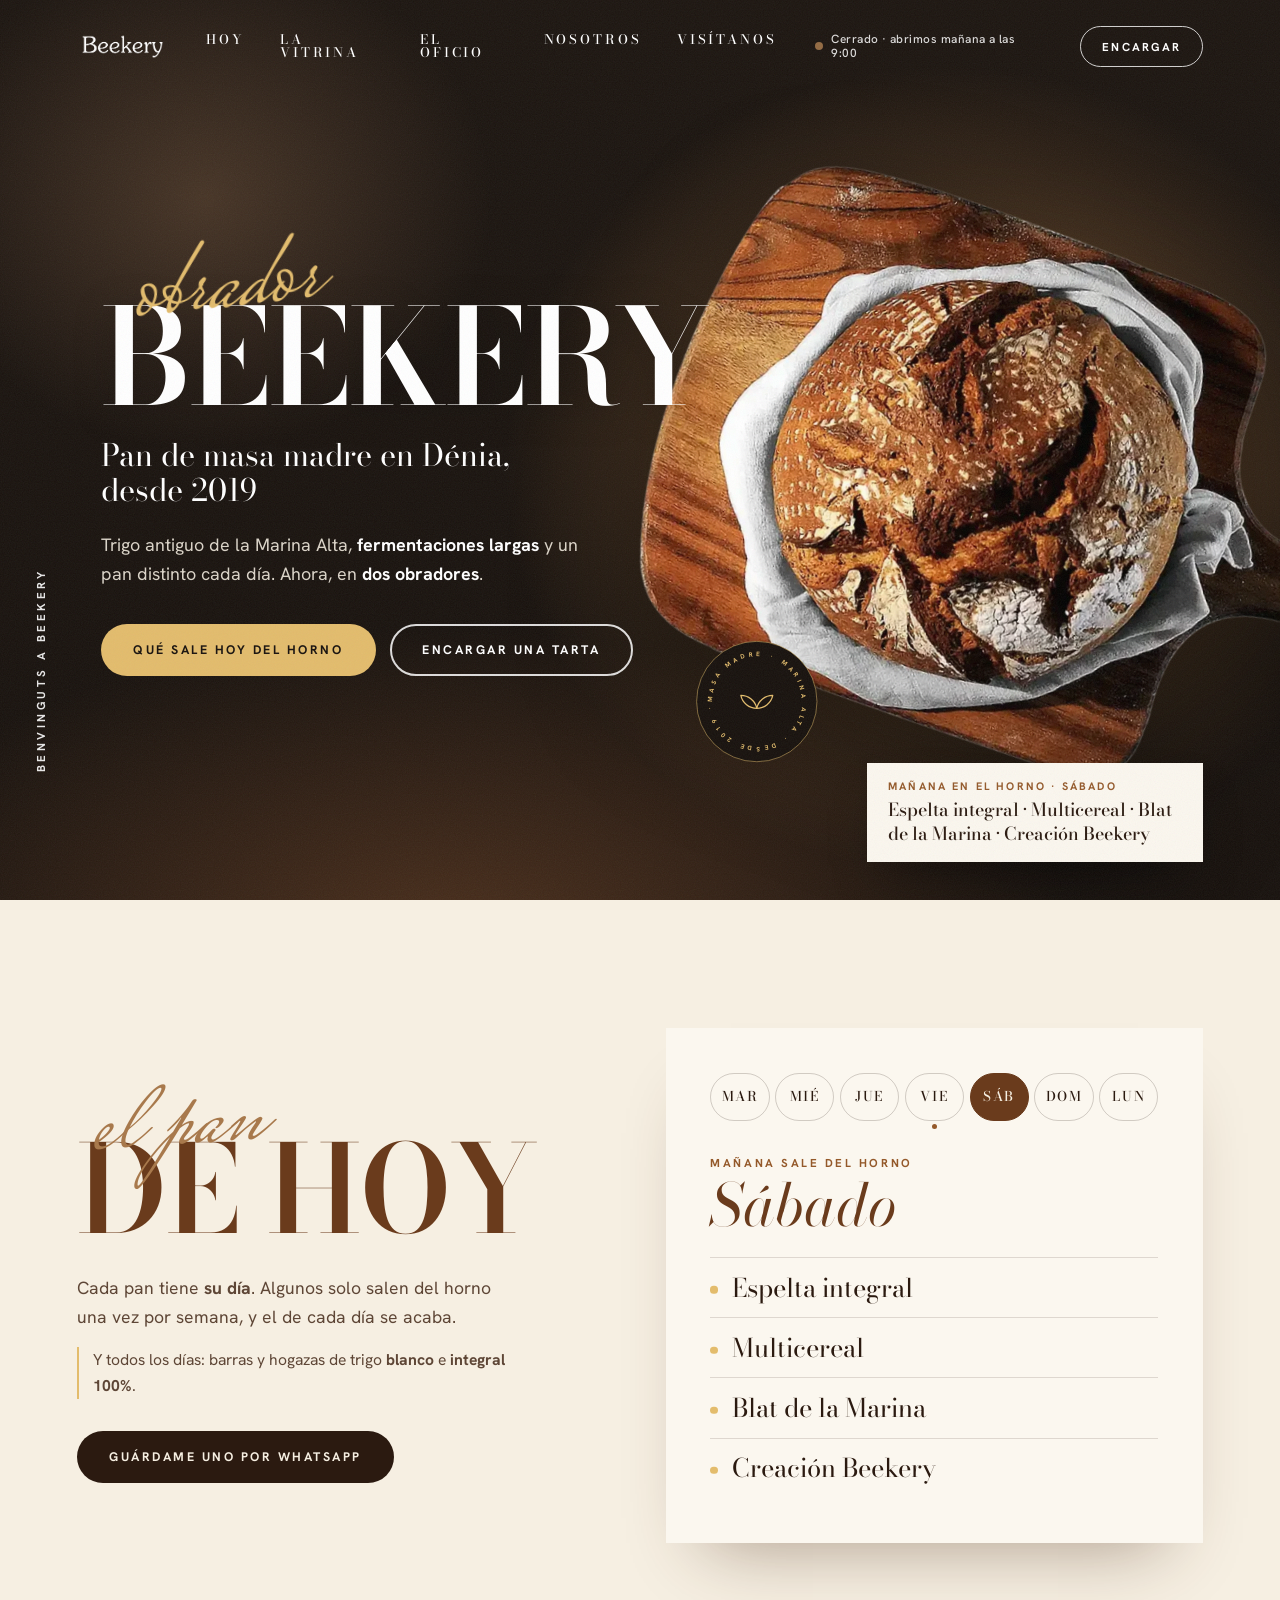
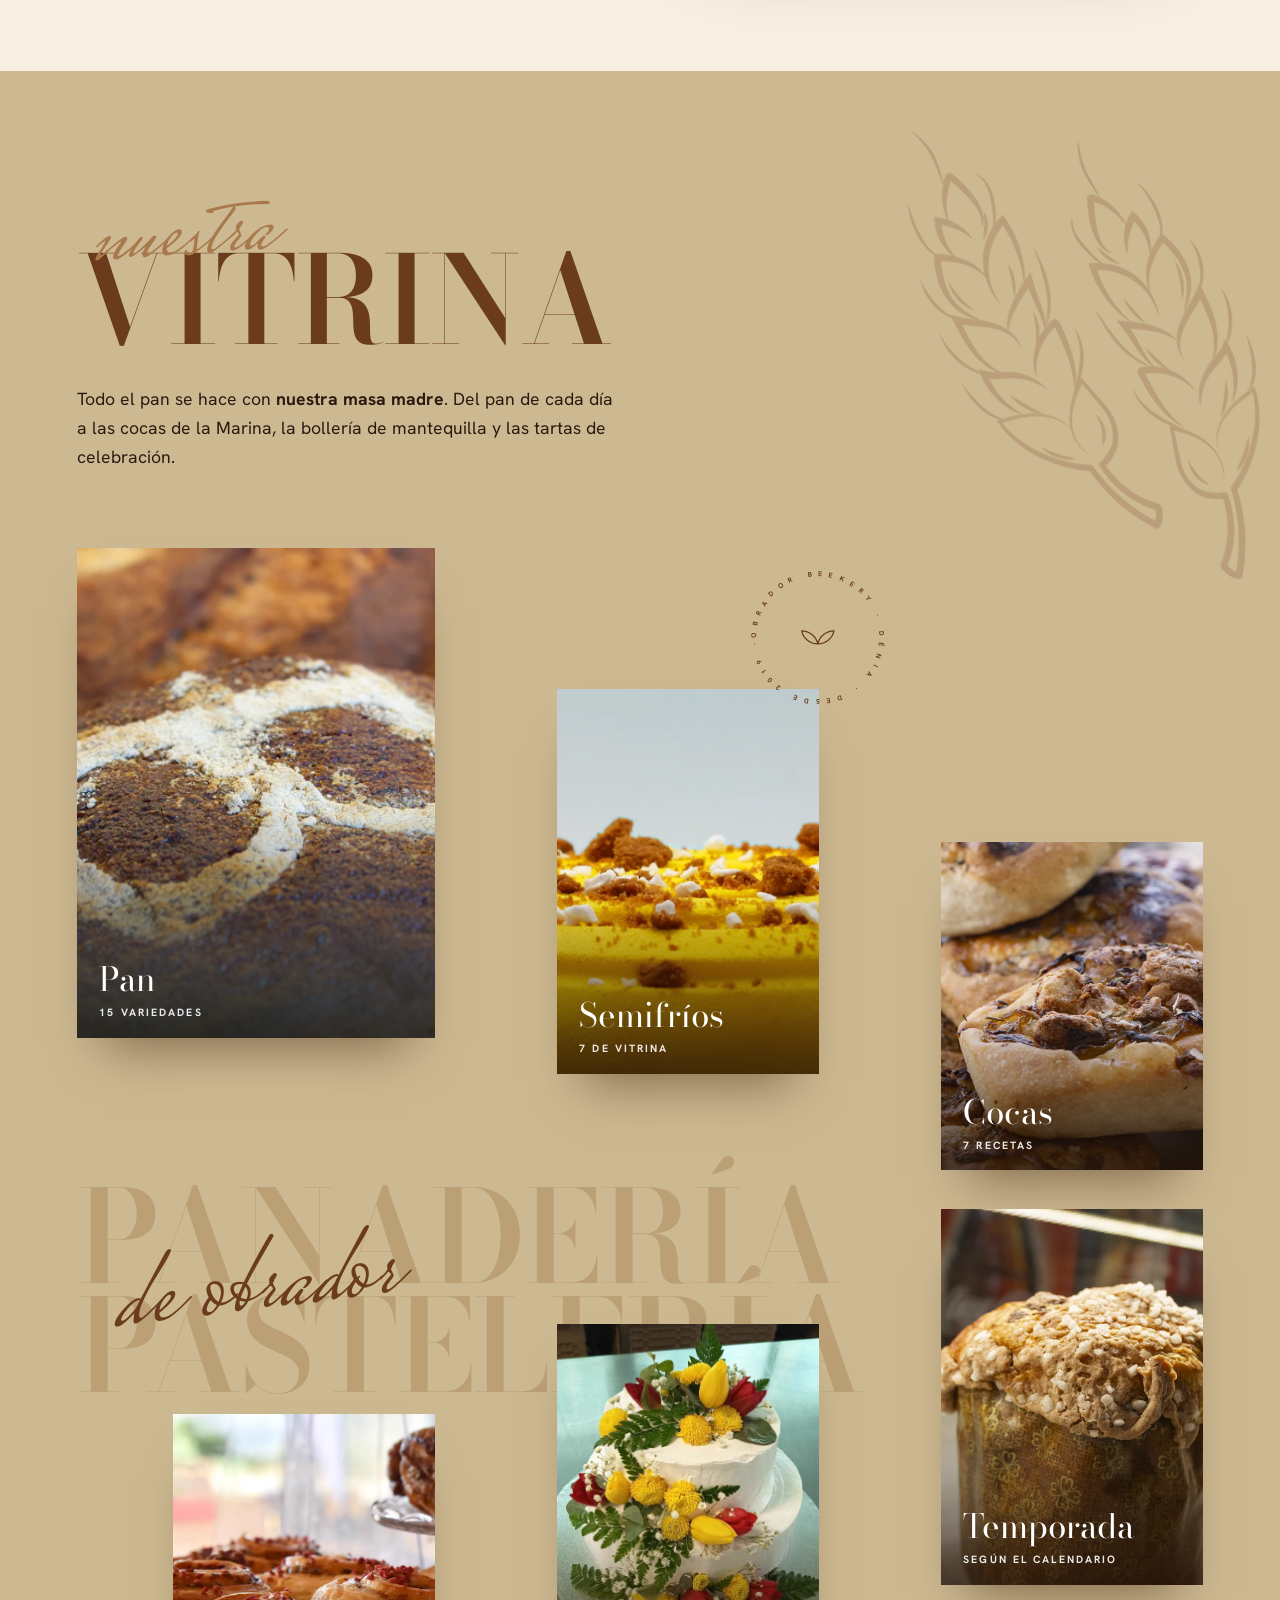
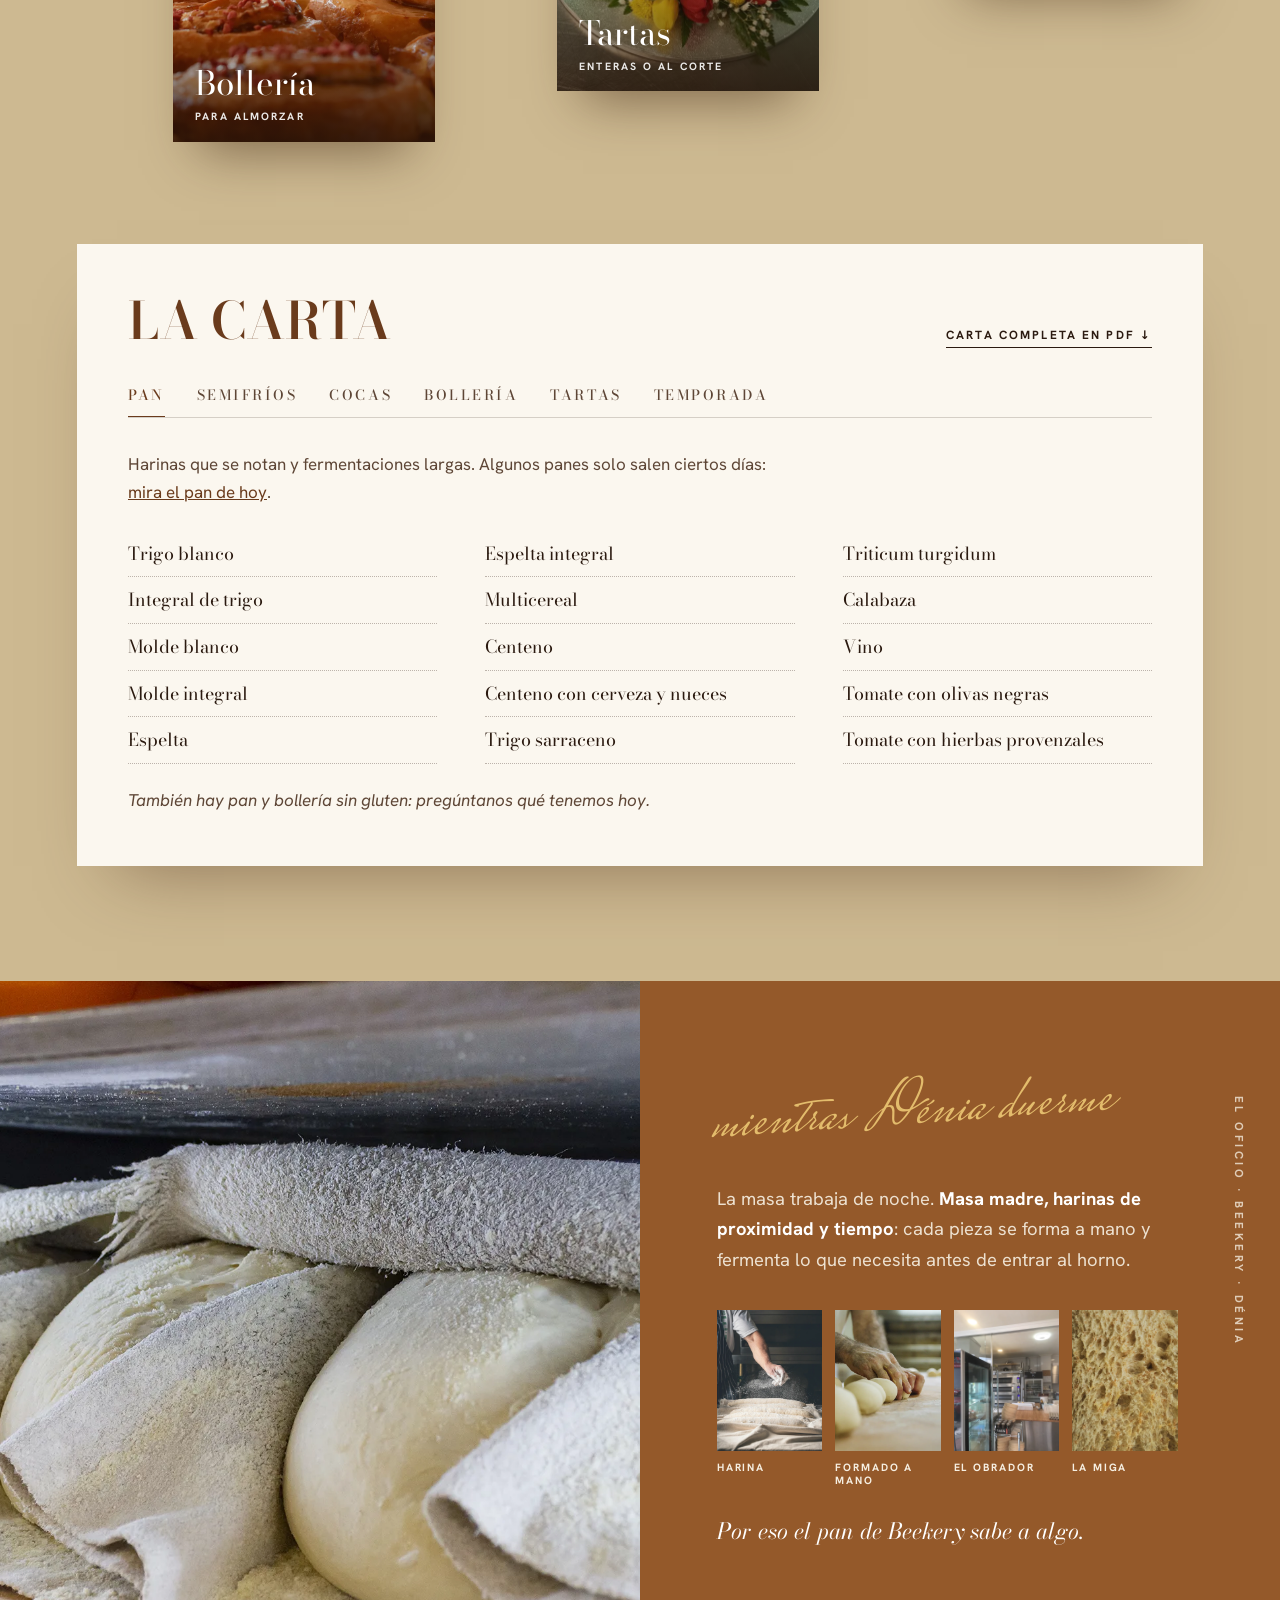
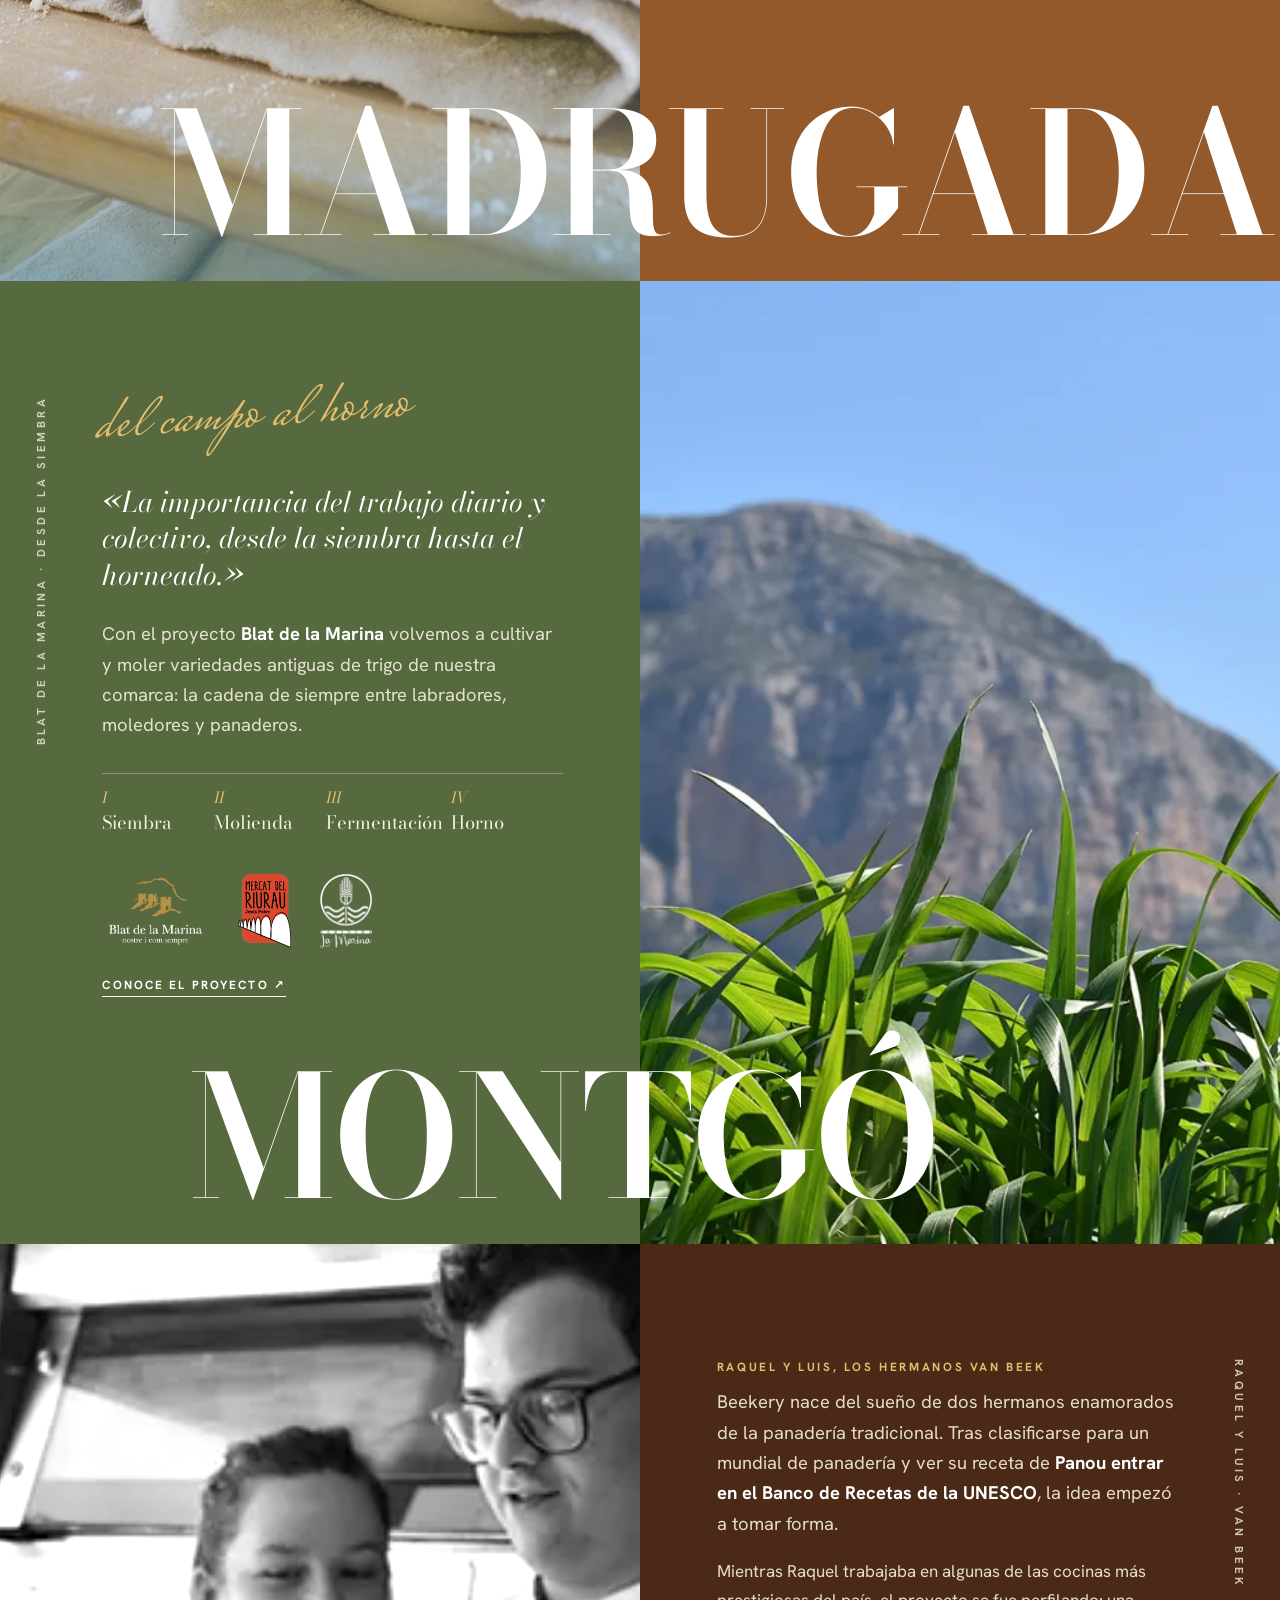
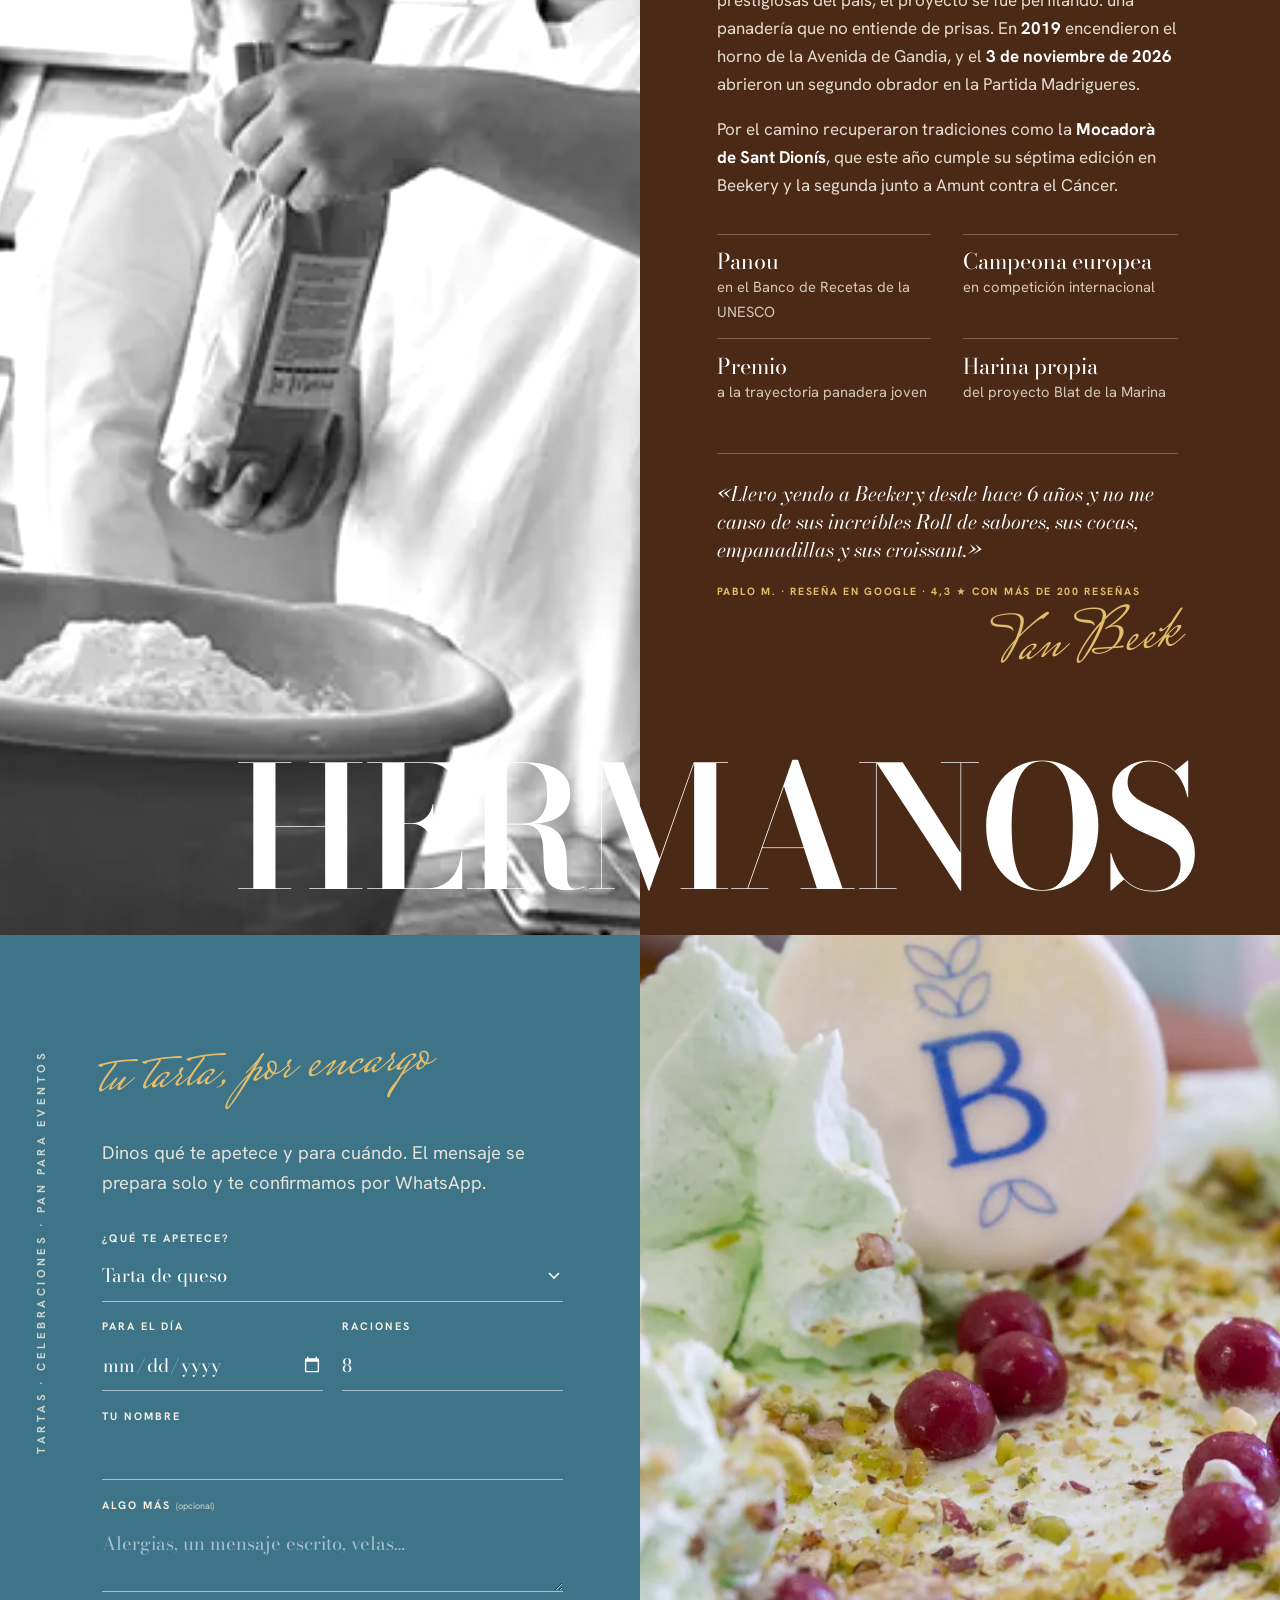
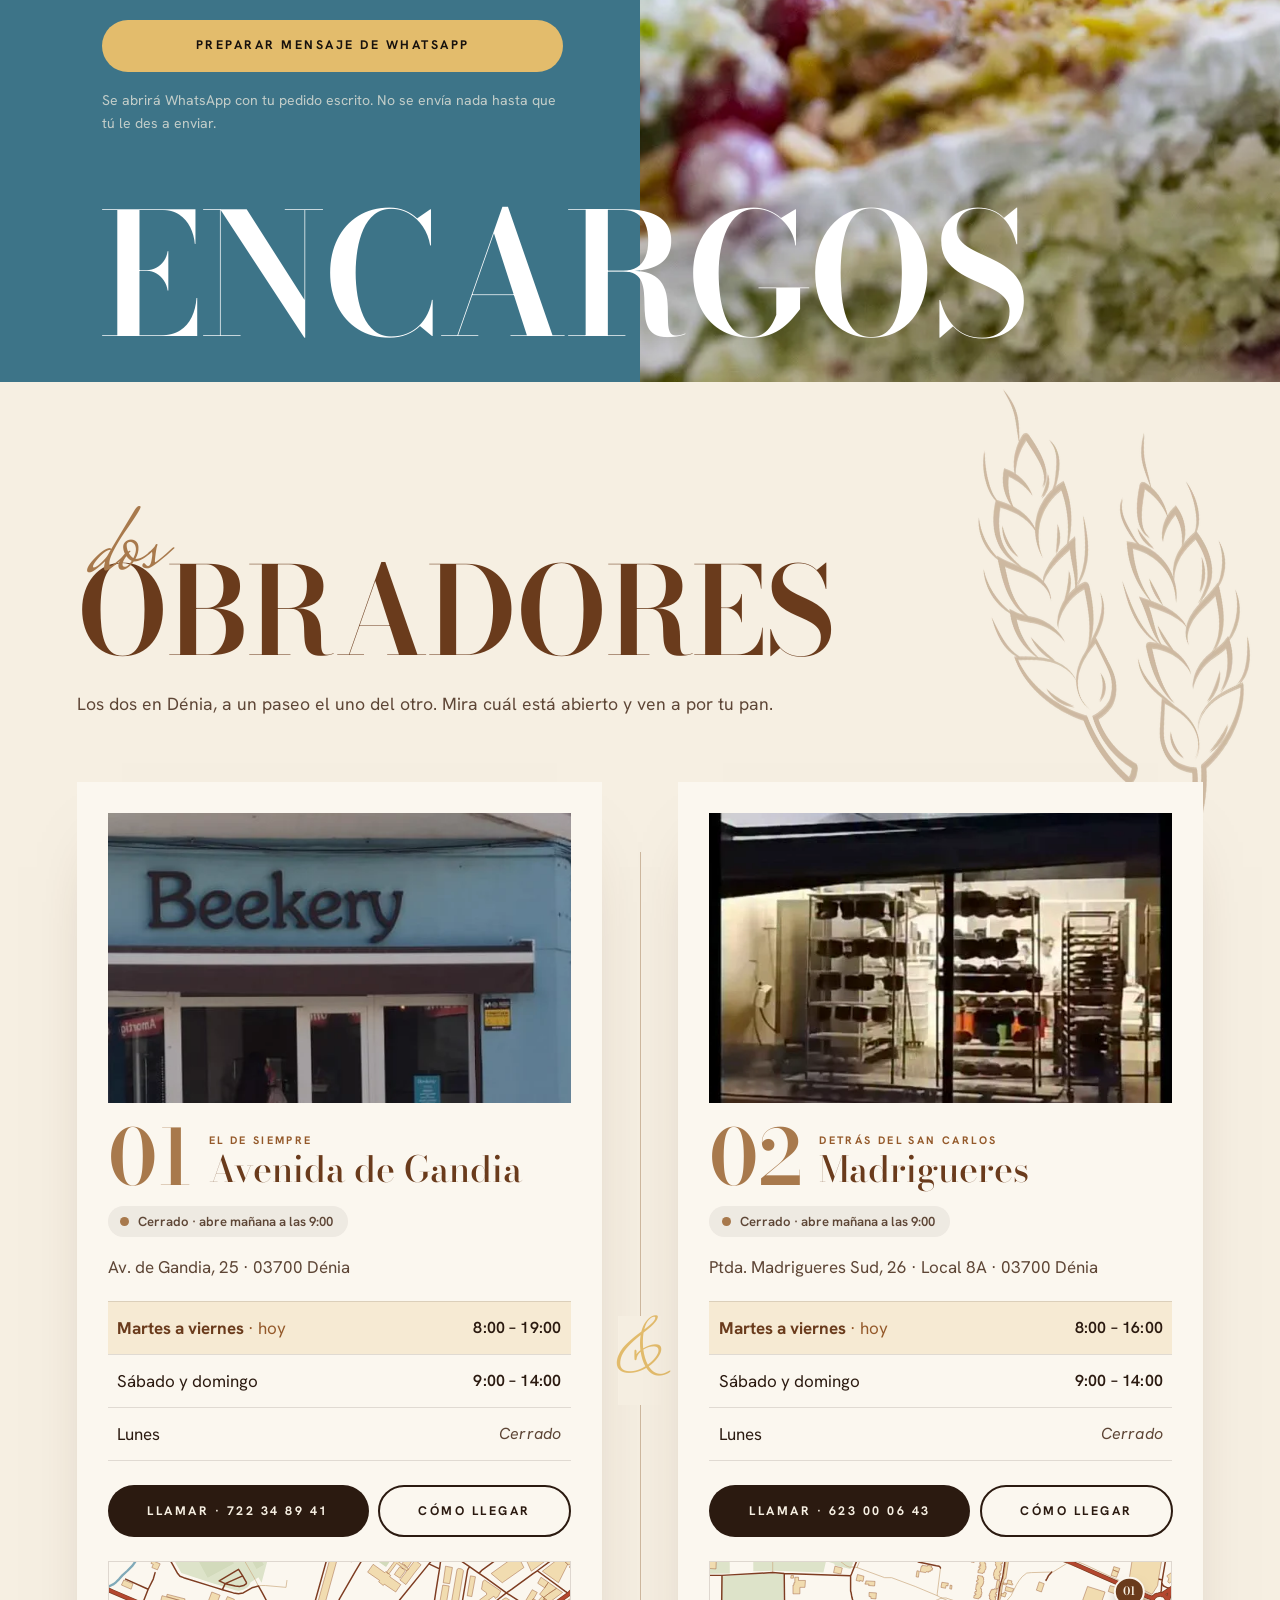
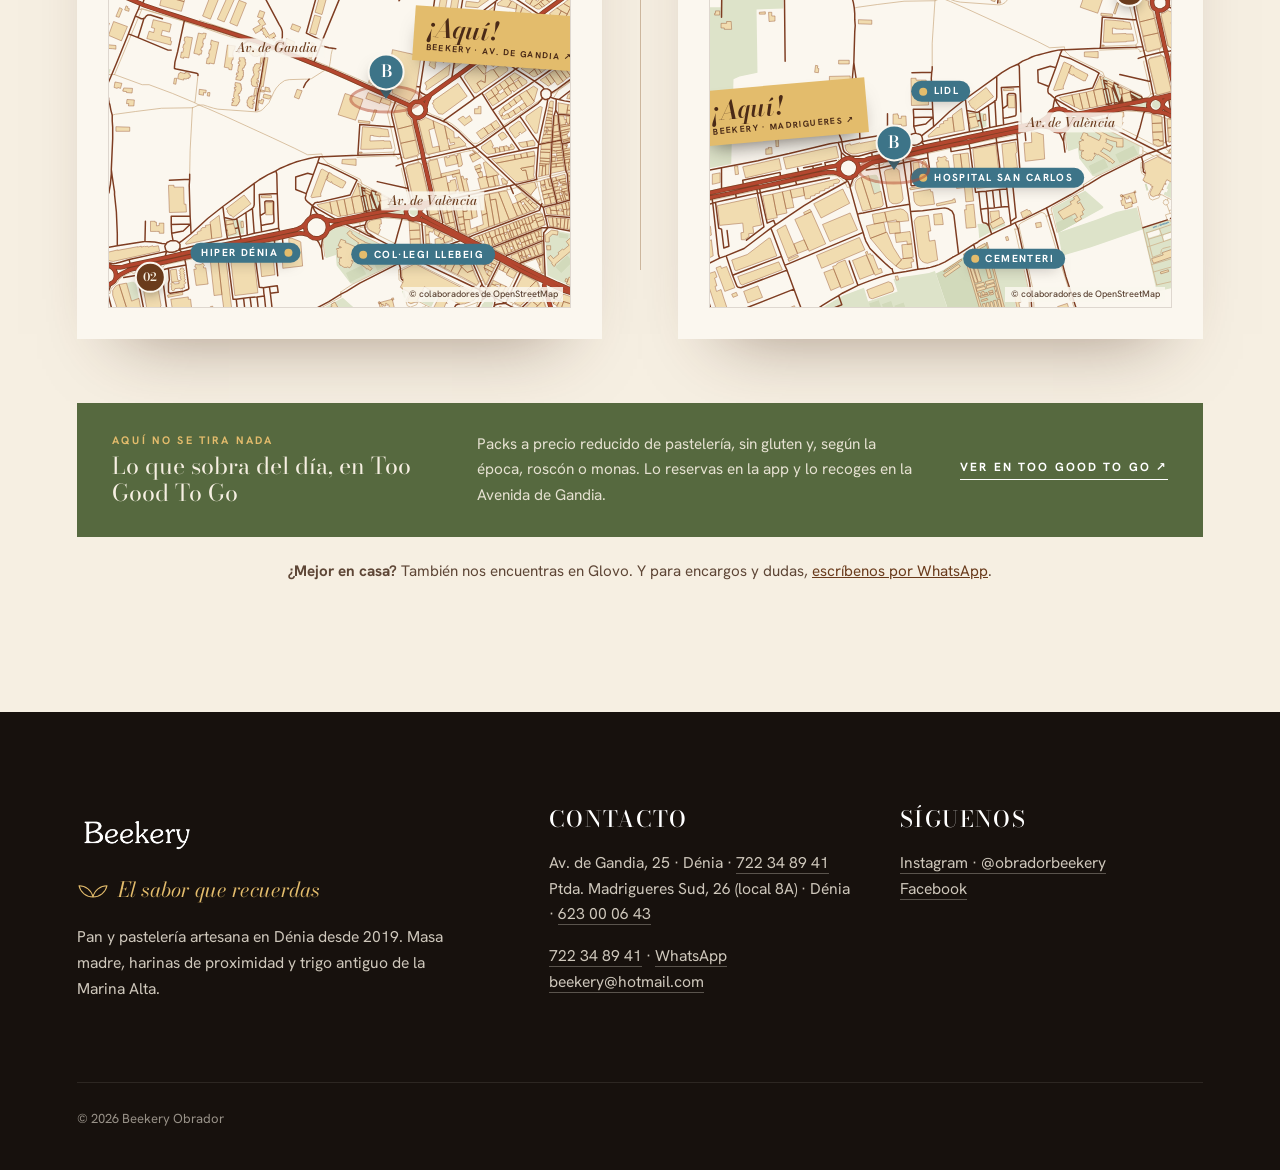
<file: index.html>
<!doctype html>
<html lang="es">
<head>
  <meta charset="utf-8" />
  <meta name="robots" content="noindex, nofollow" />
  <meta name="viewport" content="width=device-width, initial-scale=1, viewport-fit=cover" />
  <title>Beekery · Obrador de pan y pastelería artesana en Dénia</title>
  <meta name="description" content="Obrador artesano en Dénia desde 2019. Masa madre, trigo antiguo Blat de la Marina, tartas por encargo, cocas y bollería. Av. de Gandia, 25 y Ptda. Madrigueres Sud, 26 · 722 34 89 41." />
  <meta name="theme-color" content="#17110D" />
  <link rel="canonical" href="https://beekery.es/" />

  <meta property="og:type" content="website" />
  <meta property="og:title" content="Beekery · Obrador de masa madre en Dénia" />
  <meta property="og:description" content="Masa madre, trigo antiguo de la Marina Alta y un pan distinto cada día. Dos obradores en Dénia." />
  <meta property="og:image" content="https://beekery.es/assets/v2/hero-hogaza.webp" />
  <meta property="og:locale" content="es_ES" />

  <script>document.documentElement.classList.add("js")</script>
  <link rel="icon" href="assets/img/logo-obrador.png" />

  <link rel="preconnect" href="https://fonts.googleapis.com" />
  <link rel="preconnect" href="https://fonts.gstatic.com" crossorigin />
  <link href="https://fonts.googleapis.com/css2?family=Bodoni+Moda:ital,opsz,wght@0,6..96,400..700;1,6..96,400..600&family=Mrs+Saint+Delafield&family=Hanken+Grotesk:wght@400;500;600;700&display=swap" rel="stylesheet" />
  <link rel="stylesheet" href="styles.css?v=v3-8" />
  <link rel="preload" as="image" href="assets/v3/pan-tabla.webp" />

  <script type="application/ld+json">
  {
    "@context": "https://schema.org",
    "@type": "Bakery",
    "name": "Beekery Obrador",
    "url": "https://beekery.es/",
    "image": "https://beekery.es/assets/v2/hero-hogaza.webp",
    "telephone": "+34 722 34 89 41",
    "priceRange": "1-10 €",
    "servesCuisine": "Panadería y pastelería artesana",
    "address": {
      "@type": "PostalAddress",
      "streetAddress": "Av. de Gandia, 25",
      "postalCode": "03700",
      "addressLocality": "Dénia",
      "addressRegion": "Alicante",
      "addressCountry": "ES"
    },
    "geo": { "@type": "GeoCoordinates", "latitude": 38.8414804, "longitude": 0.0982755 },
    "openingHoursSpecification": [
      { "@type": "OpeningHoursSpecification", "dayOfWeek": ["Tuesday","Wednesday","Thursday","Friday"], "opens": "08:00", "closes": "19:00" },
      { "@type": "OpeningHoursSpecification", "dayOfWeek": ["Saturday","Sunday"], "opens": "09:00", "closes": "14:00" }
    ],
    "foundingDate": "2019",
    "sameAs": ["https://www.instagram.com/obradorbeekery/", "https://www.facebook.com/beekerydenia"]
  }
  </script>
  <script type="application/ld+json">
  {
    "@context": "https://schema.org",
    "@type": "Bakery",
    "name": "Obrador Beekery · Madrigueres",
    "url": "https://beekery.es/",
    "telephone": "+34 623 00 06 43",
    "address": {
      "@type": "PostalAddress",
      "streetAddress": "Partida Madrigueres Sud, 26, Local 8A",
      "postalCode": "03700",
      "addressLocality": "Dénia",
      "addressRegion": "Alicante",
      "addressCountry": "ES"
    },
    "geo": { "@type": "GeoCoordinates", "latitude": 38.8380039, "longitude": 0.0923819 },
    "openingHoursSpecification": [
      { "@type": "OpeningHoursSpecification", "dayOfWeek": ["Tuesday","Wednesday","Thursday","Friday"], "opens": "08:00", "closes": "16:00" },
      { "@type": "OpeningHoursSpecification", "dayOfWeek": ["Saturday","Sunday"], "opens": "09:00", "closes": "14:00" }
    ]
  }
  </script>
</head>
<body>
  <!-- Ornamentos: hojas del logo y espiga de trigo en línea -->
  <svg width="0" height="0" style="position:absolute" aria-hidden="true">
    <symbol id="hoja" viewBox="0 0 48 22">
      <path d="M24 20C14 20 5 13 3 3c10 0 19 7 21 17Z M24 20c10 0 19-7 21-17-10 0-19 7-21 17Z" fill="none" stroke="currentColor" stroke-width="1.6" stroke-linejoin="round"/>
    </symbol>
  </svg>

  <a class="skip" href="#main">Saltar al contenido</a>

  <!-- ================= NAV ================= -->
  <header class="nav" data-nav>
    <a class="nav-logo" href="#top" aria-label="Beekery, inicio">
      <img src="assets/img/logo-beekery.png" alt="Beekery" width="447" height="202" />
    </a>
    <nav class="nav-links" aria-label="Principal">
      <a href="#hoy">Hoy</a>
      <a href="#vitrina">La vitrina</a>
      <a href="#madrugada">El oficio</a>
      <a href="#hermanos">Nosotros</a>
      <a href="#visita">Visítanos</a>
    </nav>
    <p class="nav-status" data-status><i></i><span data-status-text>Mar–Vie 8–19 · Sáb–Dom 9–14</span></p>
    <a class="nav-cta" href="#encargos">Encargar</a>
    <button class="nav-burger" type="button" aria-label="Abrir menú" aria-expanded="false" aria-controls="sheet" data-burger>
      <span></span><span></span>
    </button>
  </header>

  <div class="sheet" id="sheet" data-sheet>
    <nav aria-label="Menú móvil">
      <a href="#hoy">Hoy en el horno</a>
      <a href="#vitrina">La vitrina</a>
      <a href="#madrugada">El oficio</a>
      <a href="#montgo">Blat de la Marina</a>
      <a href="#hermanos">Nosotros</a>
      <a href="#encargos">Encargos</a>
      <a href="#visita">Visítanos</a>
    </nav>
    <p class="sheet-foot">Av. de Gandia, 25 · Ptda. Madrigueres Sud, 26<br /><a href="tel:+34722348941">722 34 89 41</a></p>
  </div>

  <main id="main">
    <!-- ================= HERO ================= -->
    <section class="hero" id="top" aria-labelledby="hero-title">
      <div class="hero-glow" aria-hidden="true"></div>
      <p class="vert vert-hero" aria-hidden="true">Benvinguts a Beekery</p>

      <div class="hero-copy">
        <h1 class="hero-title" id="hero-title">
          <span class="script hero-script">obrador</span>
          <span class="hero-name">Beekery</span>
        </h1>
        <p class="hero-sub">Pan de masa madre en Dénia, desde 2019</p>
        <p class="hero-text">Trigo antiguo de la Marina Alta, <strong>fermentaciones largas</strong> y un pan distinto cada día. Ahora, en <strong>dos obradores</strong>.</p>
        <div class="hero-ctas">
          <a class="btn btn-oro" href="#hoy">Qué sale hoy del horno</a>
          <a class="btn btn-ghost" href="#encargos">Encargar una tarta</a>
        </div>
      </div>

      <div class="hero-visual" data-hero-media>
        <img class="hero-bread" src="assets/v3/pan-tabla.webp" alt="Hogaza de masa madre sobre una tabla de madera, envuelta en un paño de lino" width="1024" height="854" fetchpriority="high" />
        <svg class="ring hero-seal" viewBox="0 0 200 200" aria-hidden="true">
          <circle cx="100" cy="100" r="99" class="seal-bg" />
          <defs><path id="ring-a" d="M100,100 m-74,0 a74,74 0 1,1 148,0 a74,74 0 1,1 -148,0" /></defs>
          <text><textPath href="#ring-a" textLength="458" lengthAdjust="spacing">Masa madre · Marina Alta · Desde 2019 · </textPath></text>
          <use href="#hoja" x="70" y="86" width="60" height="28" class="seal-leaf" />
        </svg>
      </div>

      <a class="hero-tag" href="#hoy" data-hero-today>
        <span class="hero-tag-label" data-hero-today-label>Hoy en el horno</span>
        <span class="hero-tag-text" data-hero-today-list>Consulta la agenda de pan</span>
      </a>
    </section>

    <!-- ================= HOY EN EL HORNO ================= -->
    <section class="hoy" id="hoy" aria-labelledby="hoy-title">
      <div class="hoy-head">
        <h2 class="duo" id="hoy-title"><span class="script">el pan</span><span class="caps">de hoy</span></h2>
        <p class="hoy-intro">Cada pan tiene <strong>su día</strong>. Algunos solo salen del horno una vez por semana, y el de cada día se acaba.</p>
        <p class="hoy-daily">Y todos los días: barras y hogazas de trigo <strong>blanco</strong> e <strong>integral 100%</strong>.</p>
        <a class="btn btn-tinta" href="https://wa.me/34722348941" target="_blank" rel="noopener" data-hoy-wa>Guárdame uno por WhatsApp</a>
      </div>

      <div class="hoy-board">
        <div class="hoy-week" role="tablist" aria-label="Elige un día" data-hoy-week>
          <button role="tab" type="button" aria-controls="hoy-panel" data-d="2" aria-selected="true">Mar</button>
          <button role="tab" type="button" aria-controls="hoy-panel" data-d="3" aria-selected="false">Mié</button>
          <button role="tab" type="button" aria-controls="hoy-panel" data-d="4" aria-selected="false">Jue</button>
          <button role="tab" type="button" aria-controls="hoy-panel" data-d="5" aria-selected="false">Vie</button>
          <button role="tab" type="button" aria-controls="hoy-panel" data-d="6" aria-selected="false">Sáb</button>
          <button role="tab" type="button" aria-controls="hoy-panel" data-d="0" aria-selected="false">Dom</button>
          <button role="tab" type="button" aria-controls="hoy-panel" data-d="1" aria-selected="false">Lun</button>
        </div>

        <div class="hoy-stage" id="hoy-panel" role="tabpanel" aria-live="polite">
          <p class="hoy-when" data-hoy-when>Hoy sale del horno</p>
          <p class="hoy-day" data-hoy-day>Martes</p>
          <ul class="hoy-list" data-hoy-list>
            <li>Multicereales</li><li>Blat de la Marina</li><li>Pan inglés integral</li>
          </ul>
        </div>
      </div>

      <noscript>
        <p class="hoy-noscript">Mar: Multicereales, Blat de la Marina, Pan inglés integral · Mié: Espelta integral, Centeno, Chapata · Jue: Multicereales, Blat de la Marina con espelta, Trigo sarraceno · Vie: Espelta, Brioche en molde, Blat de la Marina, Chapata · Sáb: Espelta integral, Multicereal, Blat de la Marina, Creación Beekery · Dom: Espelta, Blat de la Marina, Gran trenza de brioche rellena, Chapata · Lunes cerrado.</p>
      </noscript>
    </section>

    <!-- ================= VITRINA ================= -->
    <section class="vitrina" id="vitrina" aria-labelledby="vitrina-title">
      <img class="espiga espiga-a" src="assets/v3/trigo.webp" alt="" width="500" height="720" loading="lazy" />
      <img class="espiga espiga-b" src="assets/v3/trigo.webp" alt="" width="500" height="720" loading="lazy" />

      <div class="vitrina-head">
        <h2 class="duo" id="vitrina-title"><span class="script">nuestra</span><span class="caps">vitrina</span></h2>
        <p class="vitrina-intro">Todo el pan se hace con <strong>nuestra masa madre</strong>. Del pan de cada día a las cocas de la Marina, la bollería de mantequilla y las tartas de celebración.</p>
      </div>

      <div class="shelf">
        <a class="card card-arch" href="#carta" data-open="pan">
          <img src="assets/v3/card-pan.webp" alt="Hogazas de Beekery con su dibujo de harina sobre la corteza" width="780" height="1064" loading="lazy" />
          <span class="card-name">Pan</span><span class="card-meta">15 variedades</span>
        </a>
        <a class="card card-b" href="#carta" data-open="semi">
          <img src="assets/v3/card-semi.webp" alt="Semifrío amarillo de Beekery con crumble de galleta y merengue" width="600" height="879" loading="lazy" />
          <span class="card-name">Semifríos</span><span class="card-meta">7 de vitrina</span>
        </a>
        <svg class="ring ring-badge" viewBox="0 0 200 200" aria-hidden="true">
          <defs><path id="ring-b" d="M100,100 m-80,0 a80,80 0 1,1 160,0 a80,80 0 1,1 -160,0" /></defs>
          <text><textPath href="#ring-b" textLength="498" lengthAdjust="spacing">Obrador Beekery · Dénia · Desde 2019 · </textPath></text>
          <use href="#hoja" x="76" y="88" width="48" height="22" />
        </svg>
        <a class="card card-c" href="#carta" data-open="cocas">
          <img src="assets/v3/card-cocas.webp" alt="Cocas de Beekery recién horneadas, con cebolla caramelizada" width="780" height="1067" loading="lazy" />
          <span class="card-name">Cocas</span><span class="card-meta">7 recetas</span>
        </a>

        <p class="ghost" aria-hidden="true"><span>Panadería</span><span>Pastelería</span><em class="script">de obrador</em></p>

        <a class="card card-d" href="#carta" data-open="bolleria">
          <img src="assets/v3/card-bolleria.webp" alt="Rolls de hojaldre de Beekery en la vitrina" width="780" height="1067" loading="lazy" />
          <span class="card-name">Bollería</span><span class="card-meta">Para almorzar</span>
        </a>
        <a class="card card-e card-arch" href="#carta" data-open="tartas">
          <img src="assets/v3/card-tartas.webp" alt="Tarta de boda de dos pisos de Beekery, decorada con flores amarillas y rojas" width="540" height="740" loading="lazy" />
          <span class="card-name">Tartas</span><span class="card-meta">Enteras o al corte</span>
        </a>
        <a class="card card-f" href="#carta" data-open="temp">
          <img src="assets/v3/card-temporada.webp" alt="Panettone de Beekery con azúcar perlado" width="780" height="1067" loading="lazy" style="object-position: 50% 100%" />
          <span class="card-name">Temporada</span><span class="card-meta">Según el calendario</span>
        </a>
      </div>

      <!-- La carta -->
      <div class="carta" id="carta">
        <div class="carta-top">
          <h3 class="carta-title">La carta</h3>
          <a class="link" href="assets/carta-beekery.pdf" target="_blank" rel="noopener">Carta completa en PDF ↓</a>
        </div>
        <div class="carta-tabs" role="tablist" aria-label="Categorías de la carta" data-carta-tabs>
          <button role="tab" type="button" id="t-pan" aria-controls="p-pan" aria-selected="true" data-k="pan">Pan</button>
          <button role="tab" type="button" id="t-semi" aria-controls="p-semi" aria-selected="false" tabindex="-1" data-k="semi">Semifríos</button>
          <button role="tab" type="button" id="t-cocas" aria-controls="p-cocas" aria-selected="false" tabindex="-1" data-k="cocas">Cocas</button>
          <button role="tab" type="button" id="t-bolleria" aria-controls="p-bolleria" aria-selected="false" tabindex="-1" data-k="bolleria">Bollería</button>
          <button role="tab" type="button" id="t-tartas" aria-controls="p-tartas" aria-selected="false" tabindex="-1" data-k="tartas">Tartas</button>
          <button role="tab" type="button" id="t-temp" aria-controls="p-temp" aria-selected="false" tabindex="-1" data-k="temp">Temporada</button>
        </div>

        <div class="carta-panel" id="p-pan" role="tabpanel" aria-labelledby="t-pan">
          <p class="carta-intro">Harinas que se notan y fermentaciones largas. Algunos panes solo salen ciertos días: <a href="#hoy">mira el pan de hoy</a>.</p>
          <ul class="items">
            <li>Trigo blanco</li><li>Integral de trigo</li><li>Molde blanco</li><li>Molde integral</li>
            <li>Espelta</li><li>Espelta integral</li><li>Multicereal</li><li>Centeno</li>
            <li>Centeno con cerveza y nueces</li><li>Trigo sarraceno</li><li>Triticum turgidum</li><li>Calabaza</li>
            <li>Vino</li><li>Tomate con olivas negras</li><li>Tomate con hierbas provenzales</li>
          </ul>
          <p class="items-sub">También hay pan y bollería sin gluten: pregúntanos qué tenemos hoy.</p>
        </div>
        <div class="carta-panel" id="p-semi" role="tabpanel" aria-labelledby="t-semi" hidden>
          <p class="carta-intro">Pastelería fresca de vitrina. Tres de ellos, 100% vegetales.</p>
          <ul class="items">
            <li>Cacao</li><li>Yogur, lotus y fruta de la pasión</li><li>3 chocos</li><li>Vainilla, plátano y tofe</li>
            <li>Mango y pistacho <b>vegano</b></li>
            <li>Fresas con chocolate negro bio <b>vegano</b></li>
            <li>Coco, avellanas y chocolate con leche de almendras <b>vegano</b></li>
          </ul>
        </div>
        <div class="carta-panel" id="p-cocas" role="tabpanel" aria-labelledby="t-cocas" hidden>
          <p class="carta-intro">La coca de la Marina de toda la vida, con masa de obrador.</p>
          <ul class="items">
            <li>Espinacas y queso de cabra</li><li>Verduras al horno</li><li>Lomo adobado</li>
            <li>Guisantes con jamón serrano y cebolla caramelizada</li><li>Atún con tomate</li><li>Anchoas</li><li>Aceite y hierbas provenzales</li>
          </ul>
        </div>
        <div class="carta-panel" id="p-bolleria" role="tabpanel" aria-labelledby="t-bolleria" hidden>
          <p class="carta-intro">Hojaldres hechos con mantequilla, rolls y empanadillas.</p>
          <ul class="items">
            <li>Croissant</li><li>Croissant de almendra</li><li>Napolitana de chocolate</li><li>Napolitana de jamón y queso</li>
            <li>Cuadrado de bacon, brie y pera</li><li>Roll de arándanos y crema</li><li>Roll de Nutella</li><li>Roll de Kinder</li>
            <li>Roll de praliné de nuez pecán</li><li>Pepitos de chocolate</li><li>Bollos</li><li>Trenzas con azúcar y almendra</li>
            <li>Cookies</li><li>Brownies</li>
            <li>Empanadilla Tex-Mex de carne picada</li><li>Empanadilla de morcilla, cebolla caramelizada y mermelada de tomate</li>
            <li>Empanadilla de atún con verduras y huevo</li><li>Empanadilla de queso crema, jamón york y tomate</li>
          </ul>
        </div>
        <div class="carta-panel" id="p-tartas" role="tabpanel" aria-labelledby="t-tartas" hidden>
          <p class="carta-intro">Enteras por encargo o al corte en vitrina. <a href="#encargos">Encarga la tuya</a>.</p>
          <ul class="items">
            <li>Tiramisú</li><li>Selva negra</li><li>Carrot cake</li><li>Vainilla y almendra</li><li>Milhojas</li>
            <li>Tarta de queso</li><li>Fresas, mascarpone y pistacho</li><li>Frambuesa</li><li>Avellanas y frutas del bosque</li>
            <li>Lemon pie</li><li>Chocolate y caramelo</li><li>Todo chocolate</li><li>Oreo</li>
          </ul>
          <p class="items-sub">Al corte: almendra · queso · manzana</p>
        </div>
        <div class="carta-panel" id="p-temp" role="tabpanel" aria-labelledby="t-temp" hidden>
          <p class="carta-intro">Lo que marca el calendario. Pregunta por fechas y encargos.</p>
          <ul class="items">
            <li>Tarta de nuez, en porciones o entera <b>otoño</b></li>
            <li>Mazapanes de Sant Dionís con su mocador <b>9 d'Octubre</b></li>
            <li>Bunyols de carabassa <b>Fallas</b></li>
            <li>Panou, mona y pan quemao <b>Pascua</b></li>
            <li>Torrijas <b>Semana Santa</b></li>
            <li>Roscón, también sin gluten, vegano o sin azúcar <b>Reyes</b></li>
            <li>Casca de Reyes <b>Reyes</b></li>
            <li>Tronco de Navidad: abeto, calabaza, orelys y caramelo de sus pipas <b>Navidad</b></li>
            <li>Panettone y pandoro <b>Navidad</b></li>
            <li>Panettone de calabaza <b>novedad</b></li>
            <li>Mazapán, cascas y pastissets <b>Navidad</b></li>
            <li>Huevos de chocolate <b>Pascua</b></li>
            <li>Bombones y figuras de chocolate</li><li>Kokos</li><li>Mantecados</li>
            <li>Pan de coca de Blat de la Marina</li><li>Coca de mermelada de higos y mascarpone</li><li>Croissant de limón y frambuesa</li>
          </ul>
        </div>
      </div>
    </section>

    <!-- ================= BANDA · MADRUGADA ================= -->
    <section class="band band-miel" id="madrugada" aria-labelledby="madrugada-title">
      <figure class="band-photo">
        <img src="assets/v3/band-masa.webp" alt="Masas de Beekery reposando bajo paños de lino en el obrador" width="1200" height="1500" loading="lazy" />
      </figure>
      <div class="band-panel">
        <p class="vert" aria-hidden="true">El oficio · Beekery · Dénia</p>
        <p class="script band-script">mientras Dénia duerme</p>
        <p class="band-lede">La masa trabaja de noche. <strong>Masa madre, harinas de proximidad y tiempo</strong>: cada pieza se forma a mano y fermenta lo que necesita antes de entrar al horno.</p>
        <ol class="steps">
          <li><img src="assets/v2/st-harina.webp" alt="" width="1200" height="1800" loading="lazy" /><span>Harina</span></li>
          <li><img src="assets/v2/st-bollos.webp" alt="" width="1400" height="933" loading="lazy" /><span>Formado a mano</span></li>
          <li><img src="assets/v3/step-obrador.webp" alt="" width="900" height="1200" loading="lazy" /><span>El obrador</span></li>
          <li><img src="assets/v2/st-miga.webp" alt="" width="1000" height="1778" loading="lazy" /><span>La miga</span></li>
        </ol>
        <p class="band-note">Por eso el pan de Beekery sabe a algo.</p>
      </div>
      <h2 class="band-word" id="madrugada-title" data-drift>Madrugada</h2>
    </section>

    <!-- ================= BANDA · MONTGÓ ================= -->
    <section class="band band-salvia band-rev" id="montgo" aria-labelledby="montgo-title">
      <figure class="band-photo">
        <img src="assets/v2/montgo-m.webp" alt="Trigo verde creciendo a los pies del Montgó, en Dénia" width="800" height="840" loading="lazy" />
      </figure>
      <div class="band-panel">
        <p class="vert" aria-hidden="true">Blat de la Marina · desde la siembra</p>
        <p class="script band-script">del campo al horno</p>
        <p class="band-quote">«La importancia del trabajo diario y colectivo, desde la siembra hasta el horneado.»</p>
        <p class="band-lede">Con el proyecto <strong>Blat de la Marina</strong> volvemos a cultivar y moler variedades antiguas de trigo de nuestra comarca: la cadena de siempre entre labradores, moledores y panaderos.</p>
        <ol class="chain">
          <li><span>I</span>Siembra</li><li><span>II</span>Molienda</li><li><span>III</span>Fermentación</li><li><span>IV</span>Horno</li>
        </ol>
        <div class="partners">
          <img src="assets/img/logo-blat.png" alt="Blat de la Marina" width="598" height="483" loading="lazy" class="partner-blat" />
          <img src="assets/img/logo-riurau.png" alt="Mercat del Riurau" width="104" height="144" loading="lazy" />
          <img src="assets/img/logo-farinera.png" alt="Farinera" width="105" height="150" loading="lazy" />
          <a class="link link-light" href="http://www.mercatdelriurau.org/index.php/el-blat/" target="_blank" rel="noopener">Conoce el proyecto ↗</a>
        </div>
      </div>
      <h2 class="band-word" id="montgo-title" data-drift>Montgó</h2>
    </section>

    <!-- ================= BANDA · HERMANOS ================= -->
    <section class="band band-cacao" id="hermanos" aria-labelledby="hermanos-title">
      <figure class="band-photo band-photo-bn">
        <img src="assets/v2/obrador.webp" alt="Los panaderos de Beekery echando harina en un barreño, frente a los hornos del obrador" width="407" height="477" loading="lazy" />
      </figure>
      <div class="band-panel">
        <p class="vert" aria-hidden="true">Raquel y Luis · Van Beek</p>
        <p class="band-kicker">Raquel y Luis, los hermanos Van Beek</p>
        <p class="band-lede">Beekery nace del sueño de dos hermanos enamorados de la panadería tradicional. Tras clasificarse para un mundial de panadería y ver su receta de <strong>Panou entrar en el Banco de Recetas de la UNESCO</strong>, la idea empezó a tomar forma.</p>
        <p>Mientras Raquel trabajaba en algunas de las cocinas más prestigiosas del país, el proyecto se fue perfilando: una panadería que no entiende de prisas. En <strong>2019</strong> encendieron el horno de la Avenida de Gandia, y el <strong>3 de noviembre de 2026</strong> abrieron un segundo obrador en la Partida Madrigueres.</p>
        <p>Por el camino recuperaron tradiciones como la <strong>Mocadorà de Sant Dionís</strong>, que este año cumple su séptima edición en Beekery y la segunda junto a Amunt contra el Cáncer.</p>
        <ul class="facts">
          <li><strong>Panou</strong>en el Banco de Recetas de la UNESCO</li>
          <li><strong>Campeona europea</strong>en competición internacional</li>
          <li><strong>Premio</strong>a la trayectoria panadera joven</li>
          <li><strong>Harina propia</strong>del proyecto Blat de la Marina</li>
        </ul>
        <blockquote class="review">
          <p>«Llevo yendo a Beekery desde hace 6 años y no me canso de sus increíbles Roll de sabores, sus cocas, empanadillas y sus croissant.»</p>
          <footer>Pablo M. · reseña en Google · 4,3 ★ con más de 200 reseñas</footer>
        </blockquote>
        <p class="script band-sign" aria-hidden="true">Van Beek</p>
      </div>
      <h2 class="band-word" id="hermanos-title" data-drift>Hermanos</h2>
    </section>

    <!-- ================= BANDA · ENCARGOS ================= -->
    <section class="band band-azul band-rev" id="encargos" aria-labelledby="encargos-title">
      <figure class="band-photo">
        <img src="assets/v3/band-tarta.webp" alt="Tarta de pistacho y frutos rojos de Beekery, con su medallón con la B" width="800" height="1067" loading="lazy" />
      </figure>
      <div class="band-panel">
        <p class="vert" aria-hidden="true">Tartas · celebraciones · pan para eventos</p>
        <p class="script band-script">tu tarta, por encargo</p>
        <p class="band-lede">Dinos qué te apetece y para cuándo. El mensaje se prepara solo y te confirmamos por WhatsApp.</p>

        <form class="order" data-order novalidate>
          <label class="field field-full">
            <span>¿Qué te apetece?</span>
            <select name="producto">
              <option>Tarta de queso</option><option>Tiramisú</option><option>Selva negra</option><option>Carrot cake</option>
              <option>Fresas, mascarpone y pistacho</option><option>Todo chocolate</option><option>Lemon pie</option>
              <option>Tarta de nuez</option><option>Semifrío (a elegir)</option><option>Tarta de boda o celebración</option><option>Pan para un evento</option><option>Otra cosa (te lo cuento)</option>
            </select>
          </label>
          <label class="field">
            <span>Para el día</span>
            <input type="date" name="fecha" required />
          </label>
          <label class="field">
            <span>Raciones</span>
            <input type="number" name="raciones" min="2" max="60" value="8" inputmode="numeric" />
          </label>
          <label class="field field-full">
            <span>Tu nombre</span>
            <input type="text" name="nombre" autocomplete="given-name" required />
          </label>
          <label class="field field-full">
            <span>Algo más <small>(opcional)</small></span>
            <textarea name="notas" rows="2" placeholder="Alergias, un mensaje escrito, velas…"></textarea>
          </label>
          <button class="btn btn-oro field-full" type="submit">Preparar mensaje de WhatsApp</button>
          <p class="order-hint">Se abrirá WhatsApp con tu pedido escrito. No se envía nada hasta que tú le des a enviar.</p>
        </form>
      </div>
      <h2 class="band-word" id="encargos-title" data-drift>Encargos</h2>
    </section>

    <!-- ================= VISITA · DOS OBRADORES ================= -->
    <section class="visita" id="visita" aria-labelledby="visita-title">
      <img class="espiga espiga-c" src="assets/v3/trigo.webp" alt="" width="500" height="720" loading="lazy" />
      <h2 class="duo" id="visita-title"><span class="script">dos</span><span class="caps">obradores</span></h2>
      <p class="visita-intro">Los dos en Dénia, a un paseo el uno del otro. Mira cuál está abierto y ven a por tu pan.</p>

      <div class="obradores">
        <article class="obr" data-sede="gandia" aria-labelledby="obr-gandia">
          <figure class="obr-photo"><img src="assets/v3/sede-gandia.webp" alt="Fachada azul de Beekery en la Avenida de Gandia, 25" width="540" height="640" loading="lazy" /></figure>
          <div class="obr-head">
            <span class="obr-n" aria-hidden="true">01</span>
            <div>
              <p class="obr-kicker">El de siempre</p>
              <h3 id="obr-gandia">Avenida de Gandia</h3>
            </div>
          </div>
          <p class="obr-status" data-sede-status><i></i><span>Mar–Vie 8–19 · Sáb–Dom 9–14</span></p>
          <p class="obr-addr">Av. de Gandia, 25 · 03700 Dénia</p>
          <table class="obr-hours">
            <caption class="sr-only">Horario del obrador de la Avenida de Gandia</caption>
            <tbody>
              <tr data-days="2 3 4 5"><th scope="row">Martes a viernes</th><td>8:00 – 19:00</td></tr>
              <tr data-days="6 0"><th scope="row">Sábado y domingo</th><td>9:00 – 14:00</td></tr>
              <tr data-days="1" class="is-closed"><th scope="row">Lunes</th><td>Cerrado</td></tr>
            </tbody>
          </table>
          <div class="obr-actions">
            <a class="btn btn-tinta" href="tel:+34722348941">Llamar · 722 34 89 41</a>
            <a class="btn btn-line" href="https://www.google.com/maps/search/?api=1&amp;query=Beekery+Obrador+Av.+de+Gandia+25+D%C3%A9nia" target="_blank" rel="noopener">Cómo llegar</a>
          </div>
          <div class="obr-map">
            <img src="assets/v3/map-gandia.svg" alt="Mapa ilustrado del barrio del obrador de la Avenida de Gandia, con el colegio Llebeig, Hiper Dénia y el obrador de Madrigueres al suroeste" width="1000" height="750" loading="lazy" />
            <span class="map-street" style="left:36.4%;top:24.9%">Av. de Gandia</span>
            <span class="map-street" style="left:70.3%;top:69.1%">Av. de València</span>
            <span class="map-chip" style="left:54.6%;top:84.7%">Col·legi Llebeig</span>
            <span class="map-chip is-left" style="left:39.7%;top:84.2%">Hiper Dénia</span>
            <span class="map-other" style="left:9.1%;top:91.3%">02</span>
            <a class="map-pin" style="left:60.2%;top:39.7%" href="https://www.google.com/maps/search/?api=1&amp;query=Beekery+Obrador+Av.+de+Gandia+25+D%C3%A9nia" target="_blank" rel="noopener" aria-label="Abrir el obrador de la Avenida de Gandia en Google Maps"><span class="map-here is-right">¡Aquí!<small>Beekery · Av. de Gandia</small></span></a>
            <a class="map-credit" href="https://www.openstreetmap.org/copyright" target="_blank" rel="noopener">© colaboradores de OpenStreetMap</a>
          </div>
        </article>

        <div class="obr-amp" aria-hidden="true"><span class="script">&amp;</span></div>

        <article class="obr" data-sede="madrigueres" aria-labelledby="obr-madrigueres">
          <figure class="obr-photo"><img src="assets/v3/sede-madrigueres.webp" alt="El obrador de Madrigueres de noche, con las bandejas listas en los carros" width="600" height="710" loading="lazy" /></figure>
          <div class="obr-head">
            <span class="obr-n" aria-hidden="true">02</span>
            <div>
              <p class="obr-kicker">Detrás del San Carlos</p>
              <h3 id="obr-madrigueres">Madrigueres</h3>
            </div>
          </div>
          <p class="obr-status" data-sede-status><i></i><span>Mar–Vie 8–16 · Sáb–Dom 9–14</span></p>
          <p class="obr-addr">Ptda. Madrigueres Sud, 26 · Local 8A · 03700 Dénia</p>
          <table class="obr-hours">
            <caption class="sr-only">Horario del obrador de Madrigueres</caption>
            <tbody>
              <tr data-days="2 3 4 5"><th scope="row">Martes a viernes</th><td>8:00 – 16:00</td></tr>
              <tr data-days="6 0"><th scope="row">Sábado y domingo</th><td>9:00 – 14:00</td></tr>
              <tr data-days="1" class="is-closed"><th scope="row">Lunes</th><td>Cerrado</td></tr>
            </tbody>
          </table>
          <div class="obr-actions">
            <a class="btn btn-tinta" href="tel:+34623000643">Llamar · 623 00 06 43</a>
            <a class="btn btn-line" href="https://www.google.com/maps/search/?api=1&amp;query=Obrador+Beekery+Partida+Madrigueres+Sud+26+D%C3%A9nia" target="_blank" rel="noopener">Cómo llegar</a>
          </div>
          <div class="obr-map">
            <img src="assets/v3/map-madrigueres.svg" alt="Mapa ilustrado de la zona del obrador de Madrigueres, junto al Hospital San Carlos, con el Lidl y el cementerio cerca y el obrador de la Avenida de Gandia al noreste" width="1000" height="750" loading="lazy" />
            <span class="map-street" style="left:78.1%;top:46.5%">Av. de València</span>
            <span class="map-chip" style="left:45.6%;top:62.5%">Hospital San Carlos</span>
            <span class="map-chip" style="left:45.5%;top:37.5%">Lidl</span>
            <span class="map-chip" style="left:56.7%;top:86%">Cementeri</span>
            <span class="map-other" style="left:90.9%;top:8.7%">01</span>
            <a class="map-pin" style="left:39.8%;top:60.3%" href="https://www.google.com/maps/search/?api=1&amp;query=Obrador+Beekery+Partida+Madrigueres+Sud+26+D%C3%A9nia" target="_blank" rel="noopener" aria-label="Abrir el obrador de Madrigueres en Google Maps"><span class="map-here">¡Aquí!<small>Beekery · Madrigueres</small></span></a>
            <a class="map-credit" href="https://www.openstreetmap.org/copyright" target="_blank" rel="noopener">© colaboradores de OpenStreetMap</a>
          </div>
        </article>
      </div>

      <div class="visita-extra">
        <aside class="tgtg" aria-labelledby="tgtg-title">
          <div>
            <p class="tgtg-kicker">Aquí no se tira nada</p>
            <h3 id="tgtg-title">Lo que sobra del día, en Too Good To Go</h3>
          </div>
          <p>Packs a precio reducido de pastelería, sin gluten y, según la época, roscón o monas. Lo reservas en la app y lo recoges en la Avenida de Gandia.</p>
          <a class="link link-light" href="https://www.toogoodtogo.com/es/find/denia/beekery-denia/bakedgoods/packpasteleria-763979" target="_blank" rel="noopener">Ver en Too Good To Go ↗</a>
        </aside>
        <p class="delivery"><strong>¿Mejor en casa?</strong> También nos encuentras en Glovo. Y para encargos y dudas, <a href="https://wa.me/34722348941" target="_blank" rel="noopener">escríbenos por WhatsApp</a>.</p>
      </div>
    </section>
  </main>

  <!-- ================= FOOTER ================= -->
  <footer class="footer">
    <div class="footer-brand">
      <img src="assets/img/logo-beekery.png" alt="Beekery" width="447" height="202" loading="lazy" />
      <p class="footer-motto"><svg class="hoja" aria-hidden="true"><use href="#hoja" /></svg> El sabor que recuerdas</p>
      <p>Pan y pastelería artesana en Dénia desde 2019. Masa madre, harinas de proximidad y trigo antiguo de la Marina Alta.</p>
    </div>
    <div class="footer-col">
      <h2>Contacto</h2>
      <p>Av. de Gandia, 25 · Dénia · <a href="tel:+34722348941">722 34 89 41</a><br />Ptda. Madrigueres Sud, 26 (local 8A) · Dénia · <a href="tel:+34623000643">623 00 06 43</a></p>
      <p><a href="tel:+34722348941">722 34 89 41</a> · <a href="https://wa.me/34722348941" target="_blank" rel="noopener">WhatsApp</a><br /><a href="mailto:beekery@hotmail.com">beekery@hotmail.com</a></p>
    </div>
    <div class="footer-col">
      <h2>Síguenos</h2>
      <p><a href="https://www.instagram.com/obradorbeekery/" target="_blank" rel="noopener">Instagram · @obradorbeekery</a><br /><a href="https://www.facebook.com/beekerydenia" target="_blank" rel="noopener">Facebook</a></p>
    </div>
    <p class="footer-legal">© <span data-year>2026</span> Beekery Obrador</p>
  </footer>

  <!-- Acciones rápidas en móvil -->
  <nav class="dock" aria-label="Acciones rápidas">
    <a href="tel:+34722348941">Llamar</a>
    <a href="https://wa.me/34722348941" target="_blank" rel="noopener">WhatsApp</a>
    <a href="https://www.google.com/maps/search/?api=1&amp;query=Beekery+Obrador+Av.+de+Gandia+25+D%C3%A9nia" target="_blank" rel="noopener">Cómo llegar</a>
  </nav>

  <script defer src="lib/gsap.min.js?v=v3-8"></script>
  <script defer src="lib/ScrollTrigger.min.js?v=v3-8"></script>
  <script defer src="lib/manifest.js?v=v3-8"></script>
  <script defer src="main.js?v=v3-8"></script>
</body>
</html>
</file>
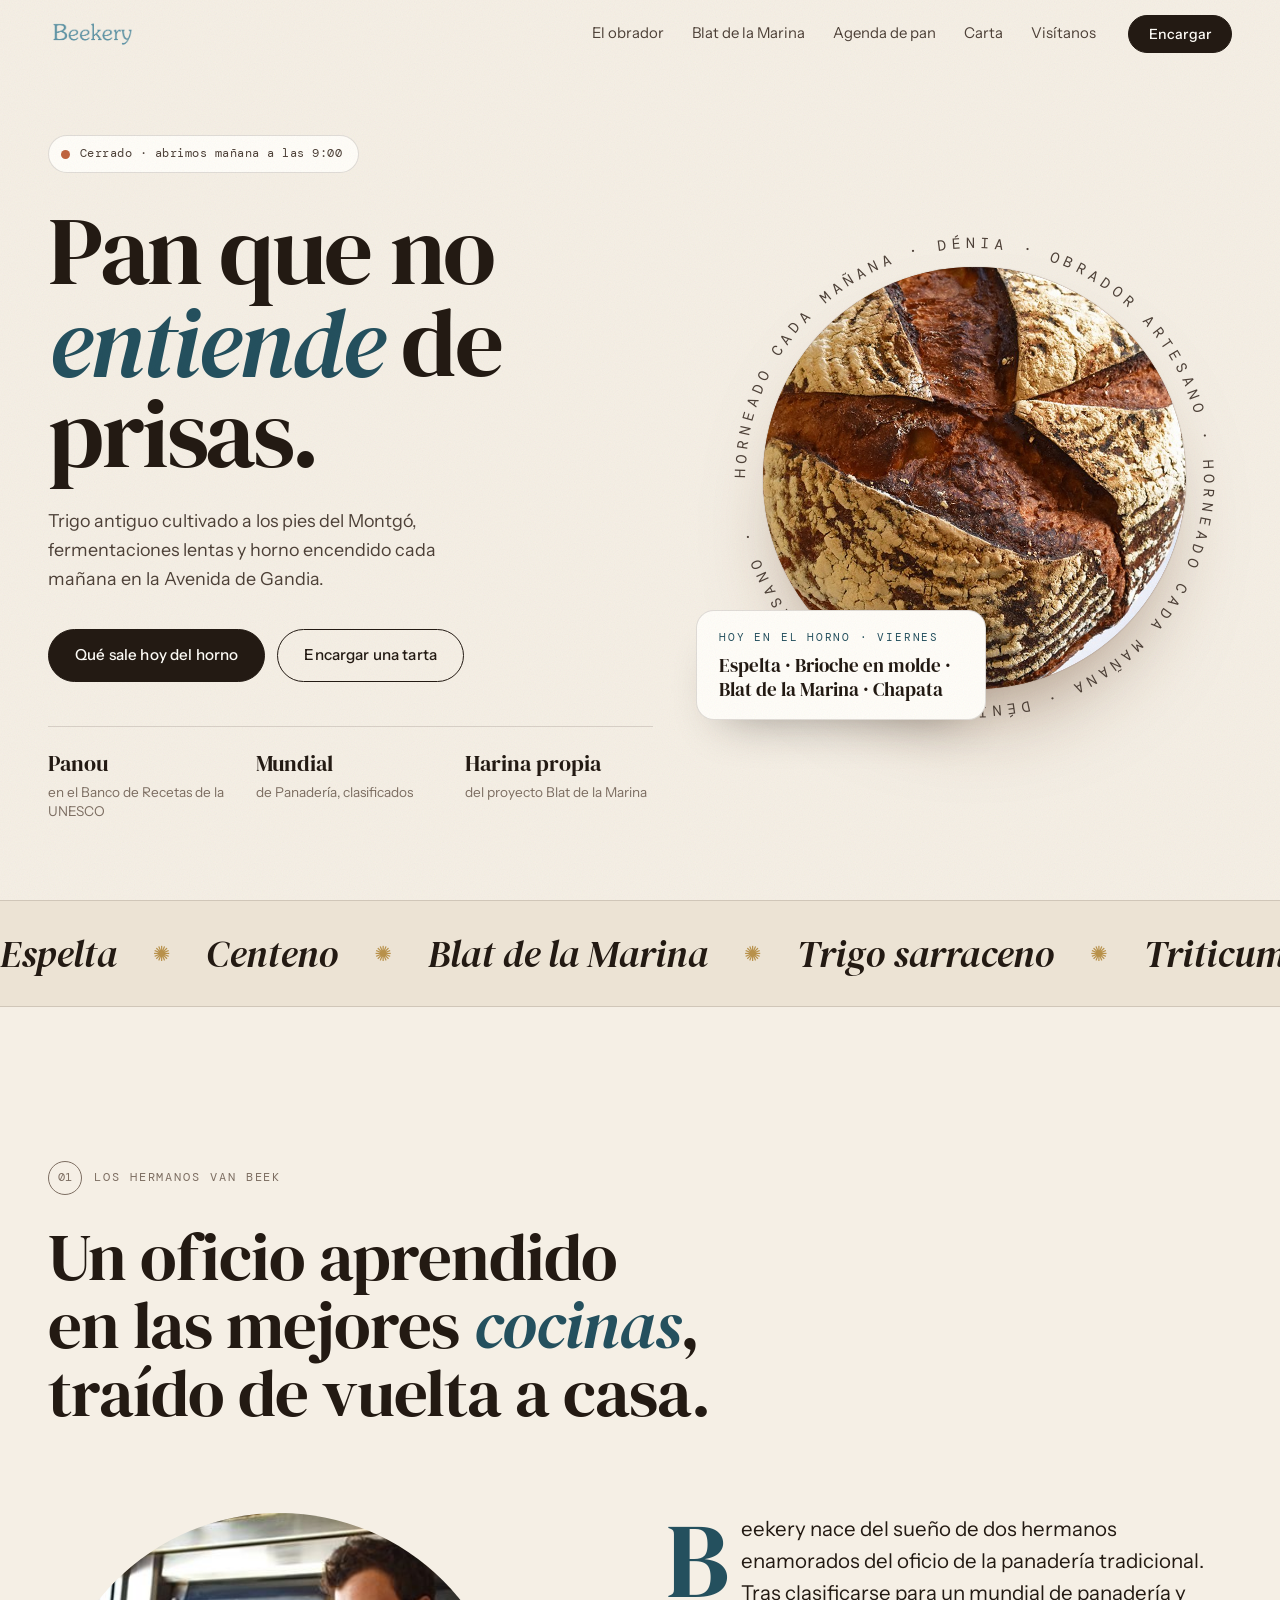
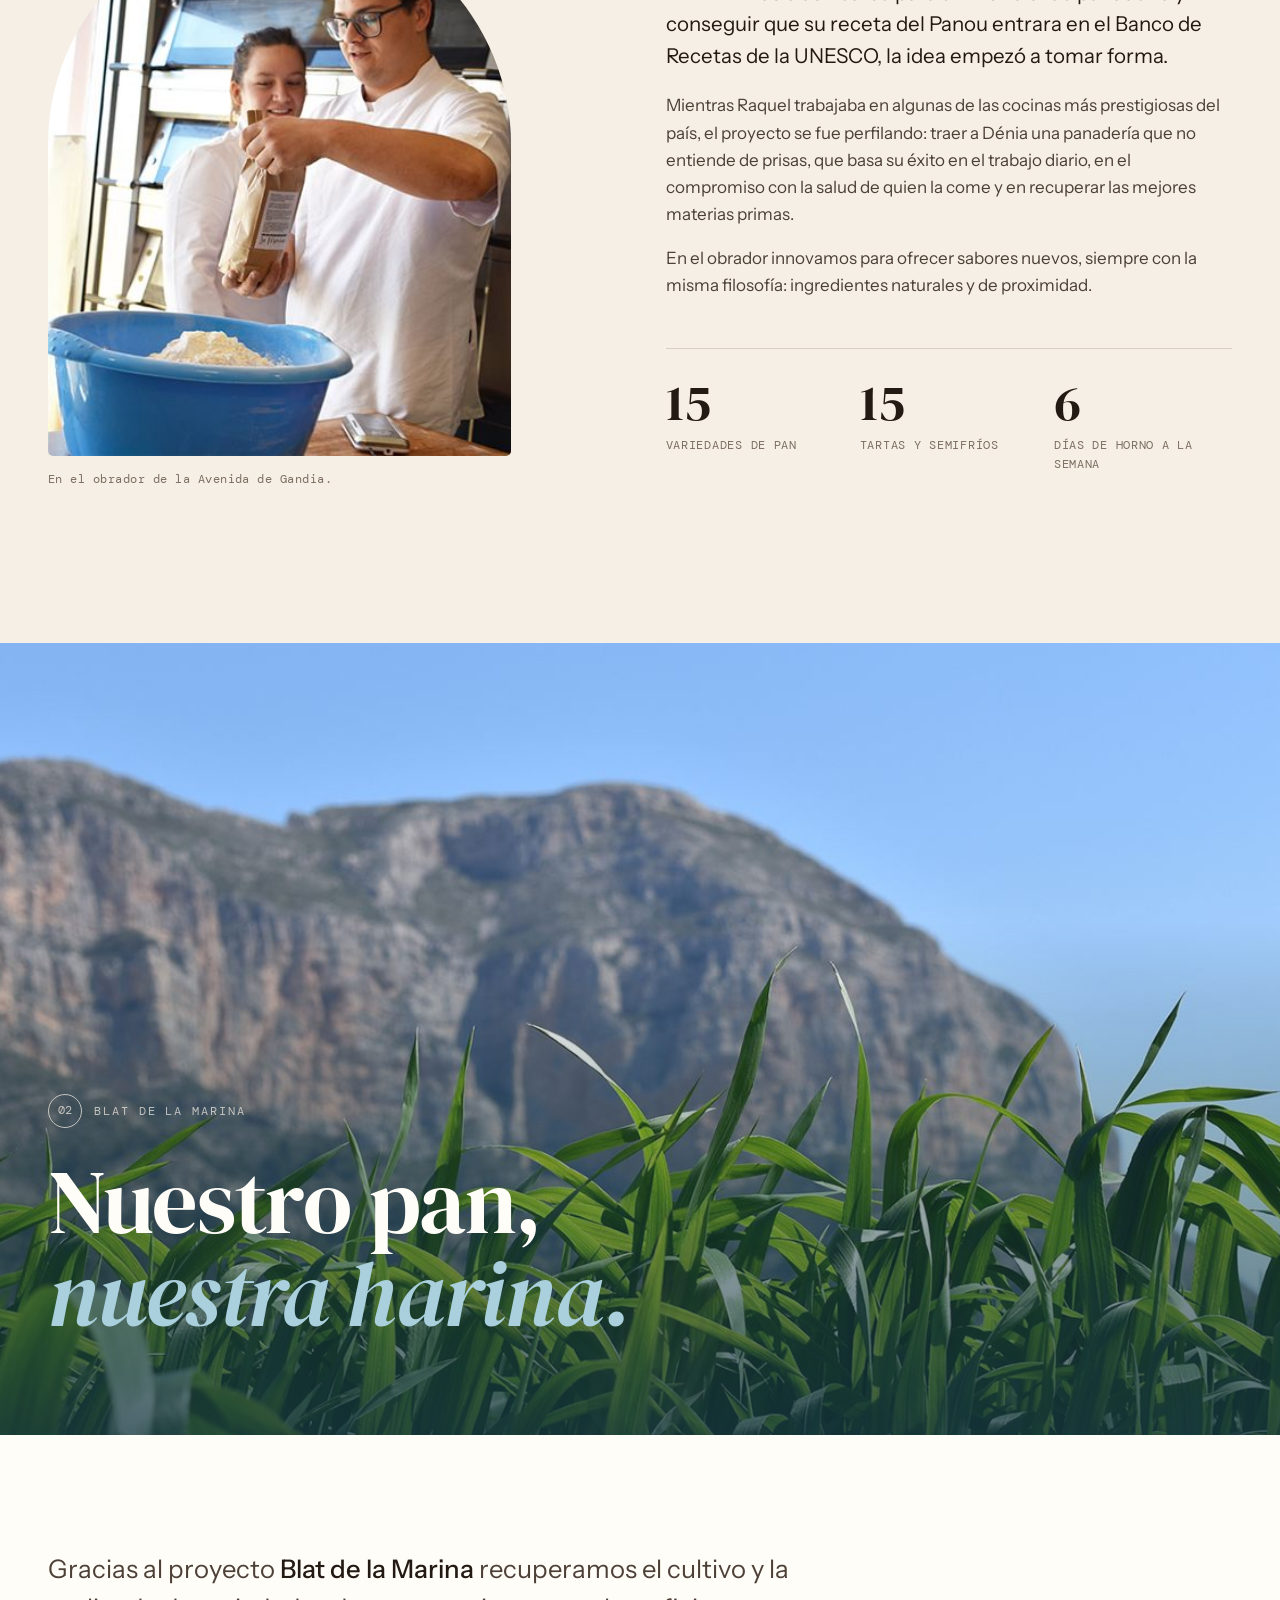
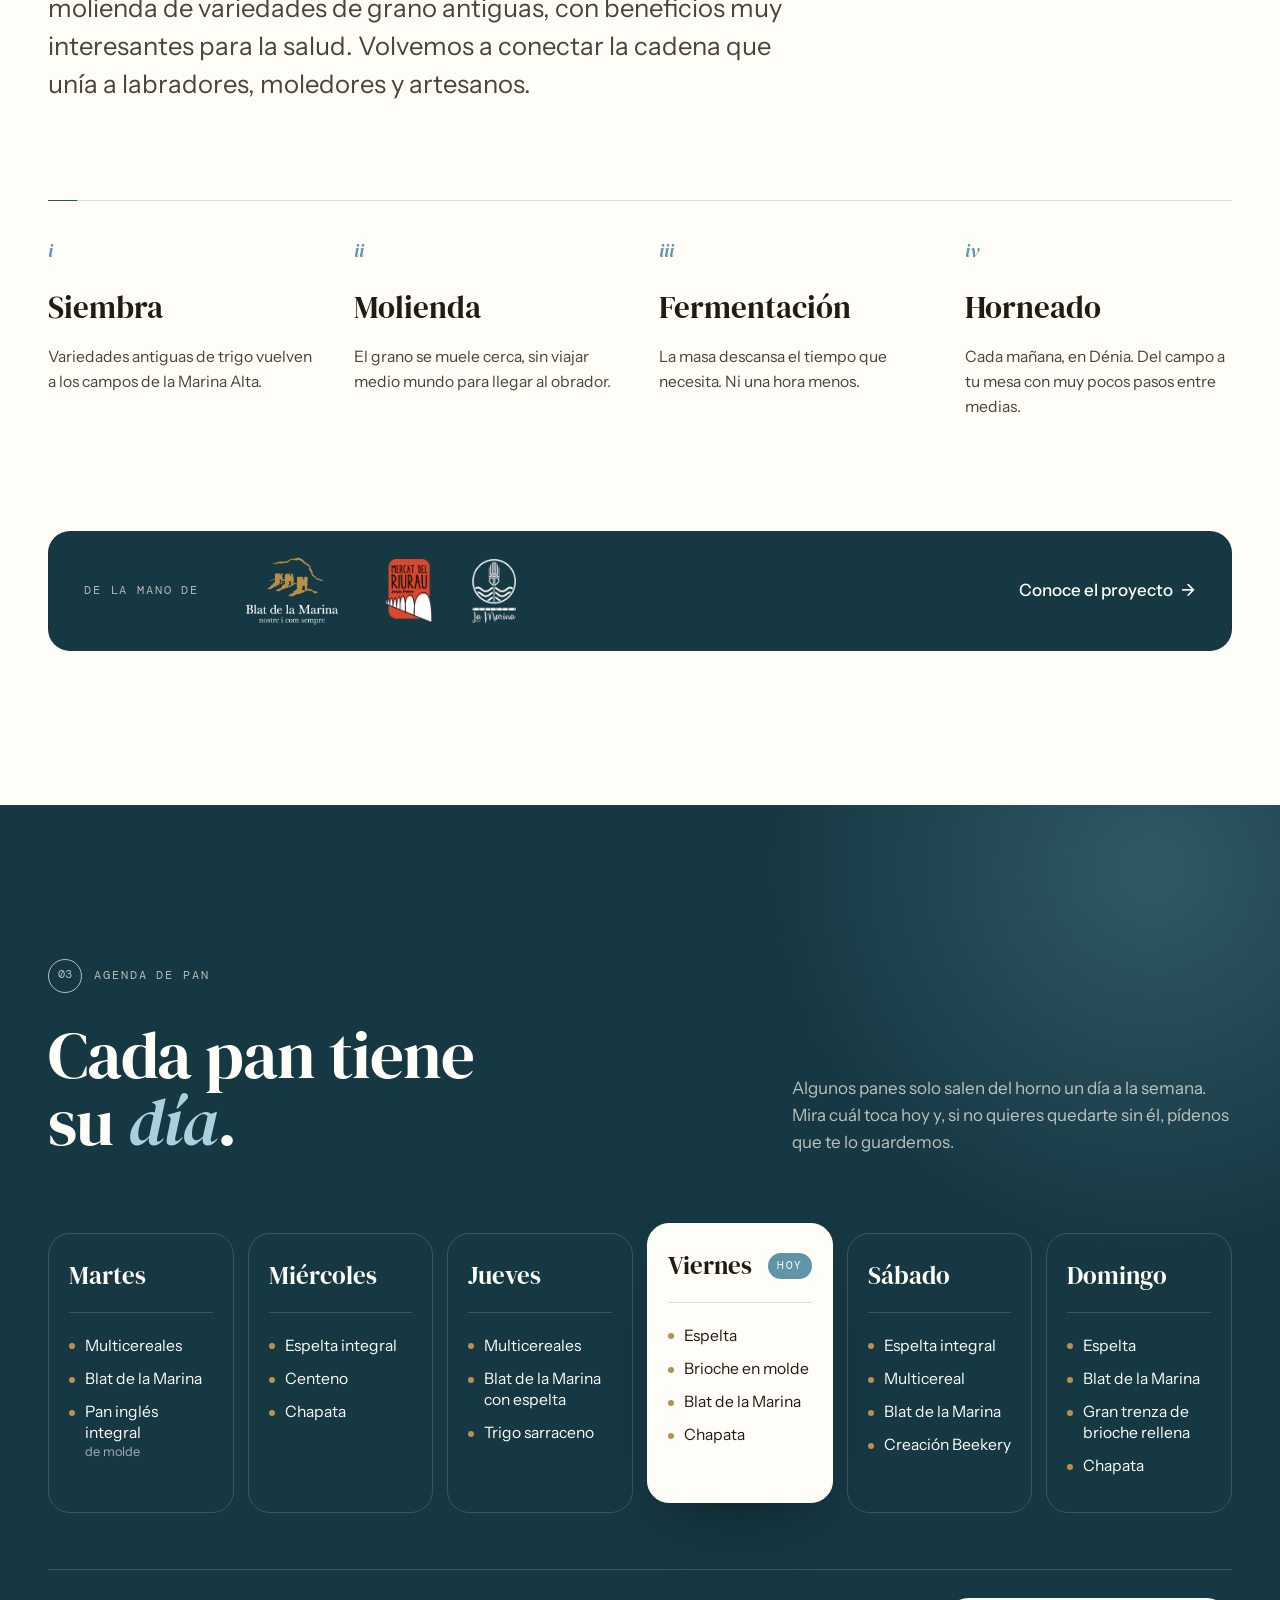
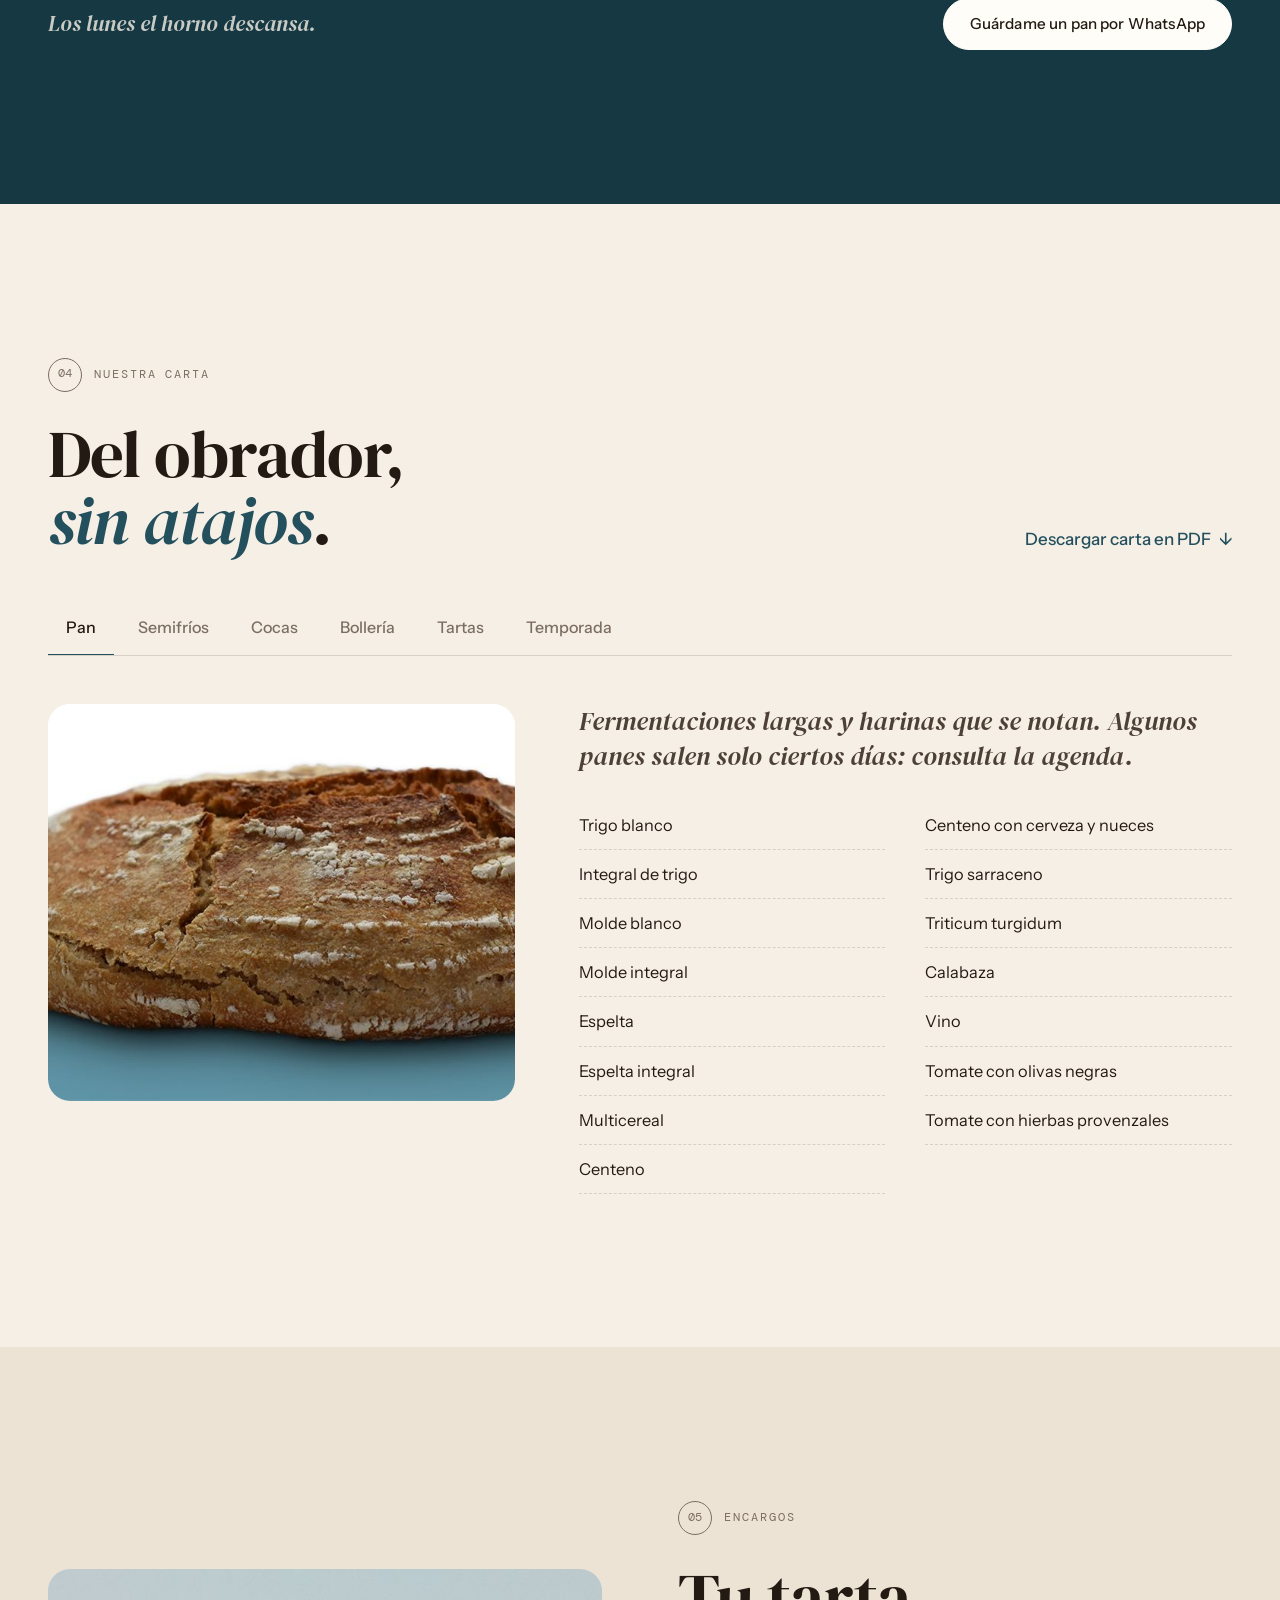
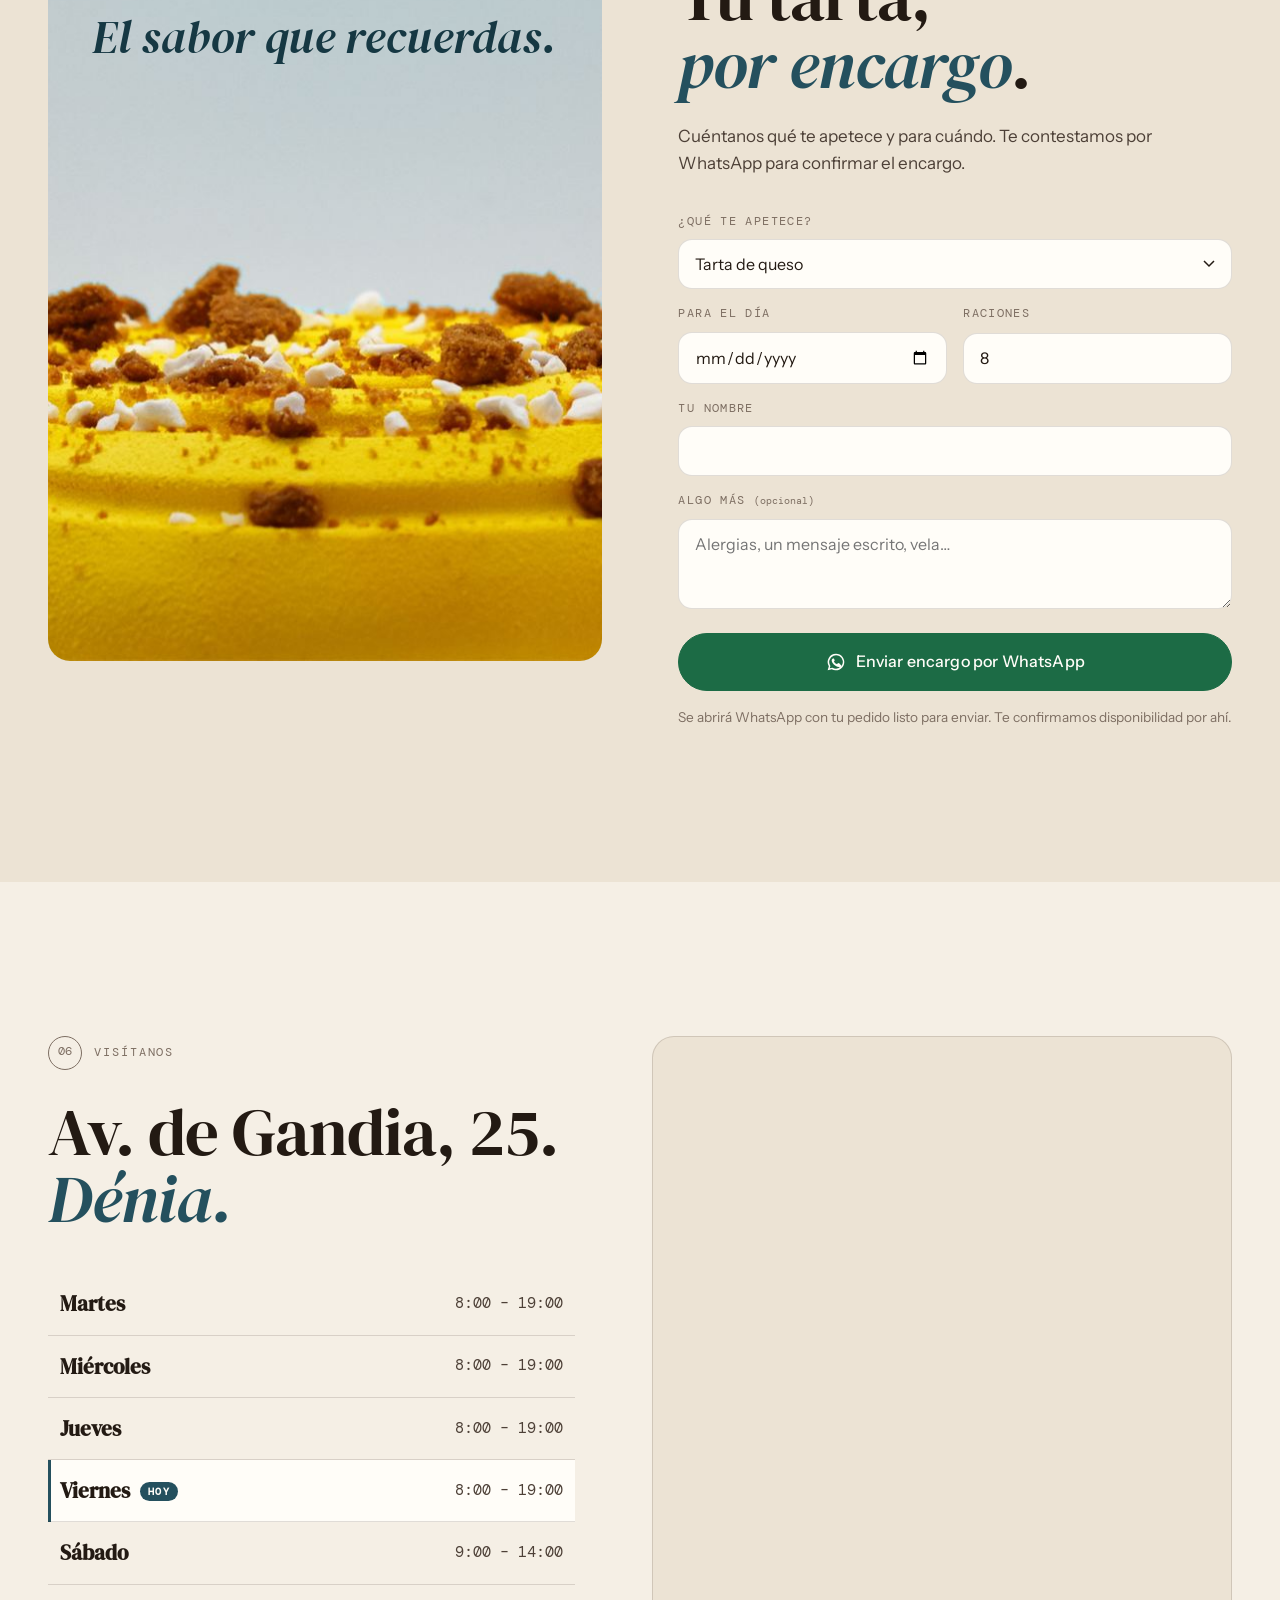
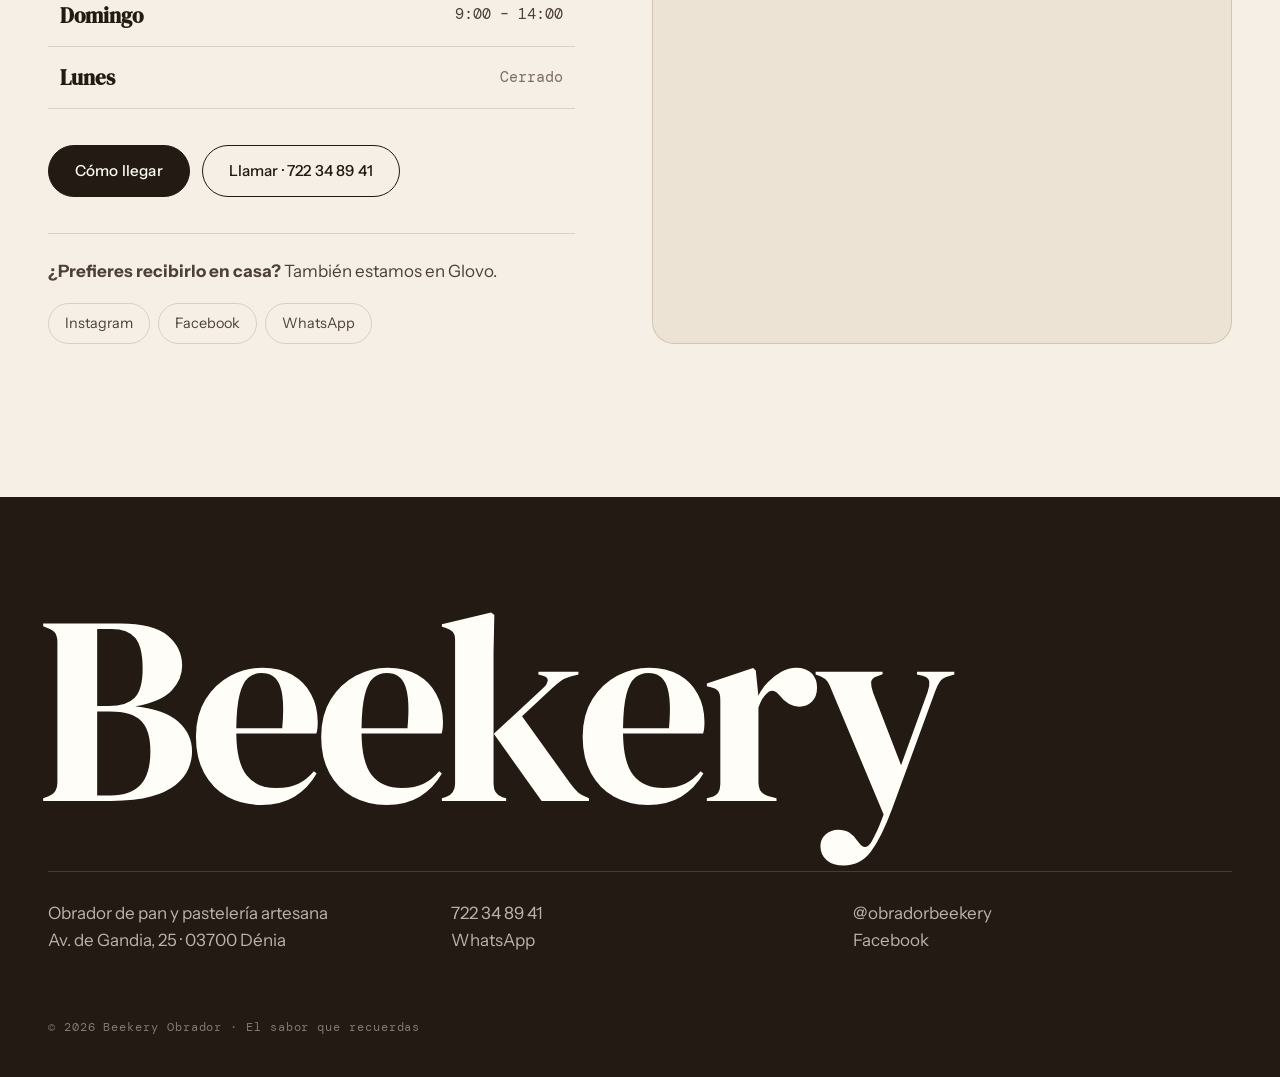
<file: v1/index.html>
<!doctype html>
<html lang="es">
<head>
  <meta charset="utf-8" />
  <meta name="robots" content="noindex, nofollow" />
  <meta name="viewport" content="width=device-width, initial-scale=1, viewport-fit=cover" />
  <title>Beekery · Obrador de pan y pastelería artesana en Dénia</title>
  <meta name="description" content="Obrador artesano en Dénia. Pan de fermentación lenta con trigo antiguo Blat de la Marina, tartas por encargo, cocas y bollería. Av. de Gandia, 25." />
  <meta name="theme-color" content="#f5efe5" />
  <link rel="canonical" href="https://beekery.es/" />

  <meta property="og:type" content="website" />
  <meta property="og:title" content="Beekery · Pan que no entiende de prisas" />
  <meta property="og:description" content="Obrador artesano en Dénia. Trigo antiguo de la Marina Alta, fermentaciones lentas y tartas por encargo." />
  <meta property="og:image" content="https://beekery.es/assets/img/hogaza.jpg" />
  <meta property="og:locale" content="es_ES" />

  <script>document.documentElement.classList.add("js")</script>
  <link rel="icon" href="assets/img/logo-obrador.png" />

  <link rel="preconnect" href="https://fonts.googleapis.com" />
  <link rel="preconnect" href="https://fonts.gstatic.com" crossorigin />
  <link href="https://fonts.googleapis.com/css2?family=DM+Serif+Display:ital@0;1&family=Instrument+Sans:wght@400;500;600&family=DM+Mono:wght@400;500&display=swap" rel="stylesheet" />
  <link rel="stylesheet" href="styles.css?v=20260928" />
  <link rel="preload" as="image" href="assets/img/hogaza.jpg" />

  <script type="application/ld+json">
  {
    "@context": "https://schema.org",
    "@type": "Bakery",
    "name": "Beekery Obrador",
    "url": "https://beekery.es/",
    "image": "https://beekery.es/assets/img/hogaza.jpg",
    "telephone": "+34 722 34 89 41",
    "servesCuisine": "Panadería y pastelería artesana",
    "address": {
      "@type": "PostalAddress",
      "streetAddress": "Av. de Gandia, 25",
      "postalCode": "03700",
      "addressLocality": "Dénia",
      "addressRegion": "Alicante",
      "addressCountry": "ES"
    },
    "openingHoursSpecification": [
      { "@type": "OpeningHoursSpecification", "dayOfWeek": ["Tuesday","Wednesday","Thursday","Friday"], "opens": "08:00", "closes": "19:00" },
      { "@type": "OpeningHoursSpecification", "dayOfWeek": ["Saturday","Sunday"], "opens": "09:00", "closes": "14:00" }
    ],
    "sameAs": ["https://www.instagram.com/obradorbeekery/", "https://www.facebook.com/beekerydenia"]
  }
  </script>
</head>
<body>
  <a class="skip" href="#main">Saltar al contenido</a>

  <!-- ============ NAV ============ -->
  <header class="nav" data-nav>
    <div class="nav-inner">
      <a class="nav-logo" href="#top" aria-label="Beekery, inicio">
        <img src="assets/img/logo-beekery.png" alt="Beekery" width="447" height="202" />
      </a>
      <nav class="nav-links" aria-label="Principal">
        <a href="#obrador">El obrador</a>
        <a href="#blat">Blat de la Marina</a>
        <a href="#agenda">Agenda de pan</a>
        <a href="#carta">Carta</a>
        <a href="#visita">Visítanos</a>
      </nav>
      <a class="btn btn-small nav-cta" href="#encargos">Encargar</a>
      <button class="nav-burger" type="button" aria-label="Abrir menú" aria-expanded="false" data-burger>
        <span></span><span></span>
      </button>
    </div>
    <div class="nav-sheet" data-sheet>
      <a href="#obrador">El obrador</a>
      <a href="#blat">Blat de la Marina</a>
      <a href="#agenda">Agenda de pan</a>
      <a href="#carta">Carta</a>
      <a href="#encargos">Encargos</a>
      <a href="#visita">Visítanos</a>
    </div>
  </header>

  <main id="main">
    <!-- ============ HERO ============ -->
    <section class="hero" id="top">
      <div class="hero-copy">
        <p class="status" data-status>
          <span class="status-dot"></span>
          <span data-status-text>Mar–Vie 8:00–19:00 · Sáb–Dom 9:00–14:00</span>
        </p>
        <h1 class="hero-title reveal">
          Pan que no<br /><em>entiende</em> de prisas.
        </h1>
        <p class="hero-sub reveal">
          Trigo antiguo cultivado a los pies del Montgó, fermentaciones lentas y horno encendido cada mañana en la Avenida de Gandia.
        </p>
        <div class="hero-ctas reveal">
          <a class="btn" href="#agenda">Qué sale hoy del horno</a>
          <a class="btn btn-ghost" href="#encargos">Encargar una tarta</a>
        </div>
        <ul class="hero-proof reveal" aria-label="Reconocimientos">
          <li><strong>Panou</strong> en el Banco de Recetas de la UNESCO</li>
          <li><strong>Mundial</strong> de Panadería, clasificados</li>
          <li><strong>Harina propia</strong> del proyecto Blat de la Marina</li>
        </ul>
      </div>

      <div class="hero-visual">
        <div class="loaf" data-loaf>
          <img src="assets/img/hogaza.jpg" alt="Hogaza de Beekery recién horneada, con la corteza enharinada y abierta en cruz" width="900" height="900" />
        </div>
        <svg class="loaf-ring" viewBox="0 0 400 400" aria-hidden="true">
          <defs><path id="ring" d="M200,200 m-178,0 a178,178 0 1,1 356,0 a178,178 0 1,1 -356,0" /></defs>
          <text><textPath href="#ring">Horneado cada mañana · Dénia · Obrador artesano · Horneado cada mañana · Dénia · Obrador artesano ·</textPath></text>
        </svg>
        <a class="today-card" href="#agenda" data-today-card>
          <span class="today-label" data-today-label>Hoy en el horno</span>
          <span class="today-list" data-today-list>Consulta la agenda de pan</span>
        </a>
      </div>
    </section>

    <!-- ============ MARQUEE ============ -->
    <div class="marquee" aria-hidden="true">
      <div class="marquee-track">
        <span>Espelta</span><i>✺</i><span>Centeno</span><i>✺</i><span>Blat de la Marina</span><i>✺</i><span>Trigo sarraceno</span><i>✺</i><span>Triticum turgidum</span><i>✺</i><span>Multicereal</span><i>✺</i><span>Centeno con cerveza y nueces</span><i>✺</i>
        <span>Espelta</span><i>✺</i><span>Centeno</span><i>✺</i><span>Blat de la Marina</span><i>✺</i><span>Trigo sarraceno</span><i>✺</i><span>Triticum turgidum</span><i>✺</i><span>Multicereal</span><i>✺</i><span>Centeno con cerveza y nueces</span><i>✺</i>
      </div>
    </div>

    <!-- ============ OBRADOR ============ -->
    <section class="section obrador" id="obrador">
      <div class="wrap obrador-grid">
        <div class="obrador-head">
          <p class="eyebrow"><span>01</span> Los hermanos Van Beek</p>
          <h2 class="h2 reveal">Un oficio aprendido<br />en las mejores <em>cocinas</em>,<br />traído de vuelta a casa.</h2>
        </div>

        <figure class="obrador-photo reveal">
          <img src="assets/img/hermanos.jpg" alt="Panaderos de Beekery trabajando la harina en el obrador" width="407" height="477" loading="lazy" />
          <figcaption>En el obrador de la Avenida de Gandia.</figcaption>
        </figure>

        <div class="obrador-text">
          <p class="lede reveal">
            <span class="dropcap">B</span>eekery nace del sueño de dos hermanos enamorados del oficio de la panadería tradicional. Tras clasificarse para un mundial de panadería y conseguir que su receta del Panou entrara en el Banco de Recetas de la UNESCO, la idea empezó a tomar forma.
          </p>
          <p class="reveal">
            Mientras Raquel trabajaba en algunas de las cocinas más prestigiosas del país, el proyecto se fue perfilando: traer a Dénia una panadería que no entiende de prisas, que basa su éxito en el trabajo diario, en el compromiso con la salud de quien la come y en recuperar las mejores materias primas.
          </p>
          <p class="reveal">
            En el obrador innovamos para ofrecer sabores nuevos, siempre con la misma filosofía: ingredientes naturales y de proximidad.
          </p>

          <dl class="stats reveal">
            <div><dt data-count="15">15</dt><dd>variedades de pan</dd></div>
            <div><dt data-count="15">15</dt><dd>tartas y semifríos</dd></div>
            <div><dt data-count="6">6</dt><dd>días de horno a la semana</dd></div>
          </dl>
        </div>
      </div>
    </section>

    <!-- ============ BLAT DE LA MARINA ============ -->
    <section class="blat" id="blat">
      <div class="blat-hero">
        <img class="blat-img" src="assets/img/montgo.jpg" alt="Campo de trigo verde a los pies del Montgó, en Dénia" width="1600" height="876" loading="lazy" data-parallax />
        <div class="blat-overlay"></div>
        <div class="wrap blat-hero-copy">
          <p class="eyebrow eyebrow-light"><span>02</span> Blat de la Marina</p>
          <h2 class="h2 h2-light reveal">Nuestro pan,<br /><em>nuestra harina.</em></h2>
        </div>
      </div>

      <div class="wrap blat-body">
        <p class="blat-intro reveal">
          Gracias al proyecto <strong>Blat de la Marina</strong> recuperamos el cultivo y la molienda de variedades de grano antiguas, con beneficios muy interesantes para la salud. Volvemos a conectar la cadena que unía a labradores, moledores y artesanos.
        </p>

        <div class="steps-line" aria-hidden="true"><span data-steps-line></span></div>
        <ol class="steps" data-steps>
          <li class="step reveal">
            <span class="step-num">i</span>
            <h3>Siembra</h3>
            <p>Variedades antiguas de trigo vuelven a los campos de la Marina Alta.</p>
          </li>
          <li class="step reveal">
            <span class="step-num">ii</span>
            <h3>Molienda</h3>
            <p>El grano se muele cerca, sin viajar medio mundo para llegar al obrador.</p>
          </li>
          <li class="step reveal">
            <span class="step-num">iii</span>
            <h3>Fermentación</h3>
            <p>La masa descansa el tiempo que necesita. Ni una hora menos.</p>
          </li>
          <li class="step reveal">
            <span class="step-num">iv</span>
            <h3>Horneado</h3>
            <p>Cada mañana, en Dénia. Del campo a tu mesa con muy pocos pasos entre medias.</p>
          </li>
        </ol>

        <div class="partners reveal">
          <p>De la mano de</p>
          <img src="assets/img/logo-blat.png" alt="Blat de la Marina" width="598" height="483" loading="lazy" class="partner-blat" />
          <img src="assets/img/logo-riurau.png" alt="Mercat del Riurau" width="104" height="144" loading="lazy" />
          <img src="assets/img/logo-farinera.png" alt="Farinera" width="105" height="150" loading="lazy" />
          <a class="link-arrow" href="http://www.mercatdelriurau.org/index.php/el-blat/" target="_blank" rel="noopener">Conoce el proyecto <span aria-hidden="true">→</span></a>
        </div>
      </div>
    </section>

    <!-- ============ AGENDA ============ -->
    <section class="section agenda" id="agenda">
      <div class="wrap">
        <div class="agenda-head">
          <div>
            <p class="eyebrow eyebrow-light"><span>03</span> Agenda de pan</p>
            <h2 class="h2 h2-light reveal">Cada pan tiene<br />su <em>día</em>.</h2>
          </div>
          <p class="agenda-note reveal">
            Algunos panes solo salen del horno un día a la semana. Mira cuál toca hoy y, si no quieres quedarte sin él, pídenos que te lo guardemos.
          </p>
        </div>

        <div class="week" role="list" data-week>
          <article class="day" role="listitem" data-day="2">
            <header><h3>Martes</h3><span class="day-tag">Hoy</span></header>
            <ul><li>Multicereales</li><li>Blat de la Marina</li><li>Pan inglés integral <small>de molde</small></li></ul>
          </article>
          <article class="day" role="listitem" data-day="3">
            <header><h3>Miércoles</h3><span class="day-tag">Hoy</span></header>
            <ul><li>Espelta integral</li><li>Centeno</li><li>Chapata</li></ul>
          </article>
          <article class="day" role="listitem" data-day="4">
            <header><h3>Jueves</h3><span class="day-tag">Hoy</span></header>
            <ul><li>Multicereales</li><li>Blat de la Marina con espelta</li><li>Trigo sarraceno</li></ul>
          </article>
          <article class="day" role="listitem" data-day="5">
            <header><h3>Viernes</h3><span class="day-tag">Hoy</span></header>
            <ul><li>Espelta</li><li>Brioche en molde</li><li>Blat de la Marina</li><li>Chapata</li></ul>
          </article>
          <article class="day" role="listitem" data-day="6">
            <header><h3>Sábado</h3><span class="day-tag">Hoy</span></header>
            <ul><li>Espelta integral</li><li>Multicereal</li><li>Blat de la Marina</li><li>Creación Beekery</li></ul>
          </article>
          <article class="day" role="listitem" data-day="0">
            <header><h3>Domingo</h3><span class="day-tag">Hoy</span></header>
            <ul><li>Espelta</li><li>Blat de la Marina</li><li>Gran trenza de brioche rellena</li><li>Chapata</li></ul>
          </article>
        </div>

        <div class="agenda-foot reveal">
          <p>Los lunes el horno descansa.</p>
          <a class="btn btn-light" href="https://wa.me/34722348941?text=Hola%20Beekery%2C%20%C2%BFme%20pod%C3%A9is%20guardar%20un%20pan%3F" target="_blank" rel="noopener" data-wa-reserve>Guárdame un pan por WhatsApp</a>
        </div>
      </div>
    </section>

    <!-- ============ CARTA ============ -->
    <section class="section carta" id="carta">
      <div class="wrap">
        <div class="carta-head">
          <div>
            <p class="eyebrow"><span>04</span> Nuestra carta</p>
            <h2 class="h2 reveal">Del obrador,<br /><em>sin atajos</em>.</h2>
          </div>
          <a class="link-arrow" href="assets/carta-beekery.pdf" target="_blank" rel="noopener">Descargar carta en PDF <span aria-hidden="true">↓</span></a>
        </div>

        <div class="tabs" role="tablist" aria-label="Categorías de la carta" data-tabs>
          <button role="tab" id="tab-pan" aria-controls="p-pan" aria-selected="true">Pan</button>
          <button role="tab" id="tab-semi" aria-controls="p-semi" aria-selected="false">Semifríos</button>
          <button role="tab" id="tab-cocas" aria-controls="p-cocas" aria-selected="false">Cocas</button>
          <button role="tab" id="tab-bolleria" aria-controls="p-bolleria" aria-selected="false">Bollería</button>
          <button role="tab" id="tab-tartas" aria-controls="p-tartas" aria-selected="false">Tartas</button>
          <button role="tab" id="tab-temp" aria-controls="p-temp" aria-selected="false">Temporada</button>
          <span class="tabs-ink" aria-hidden="true" data-tabs-ink></span>
        </div>

        <div class="panels">
          <!-- PAN -->
          <div class="panel is-active" role="tabpanel" id="p-pan" aria-labelledby="tab-pan">
            <figure class="panel-fig panel-fig-loaves"><img src="assets/img/hogazas.jpg" alt="Hogazas artesanas de Beekery sobre fondo azul" width="1600" height="522" loading="lazy" /></figure>
            <div class="panel-body">
              <p class="panel-intro">Fermentaciones largas y harinas que se notan. Algunos panes salen solo ciertos días: consulta la agenda.</p>
              <ul class="menu">
                <li>Trigo blanco</li><li>Integral de trigo</li><li>Molde blanco</li><li>Molde integral</li>
                <li>Espelta</li><li>Espelta integral</li><li>Multicereal</li><li>Centeno</li>
                <li>Centeno con cerveza y nueces</li><li>Trigo sarraceno</li><li>Triticum turgidum</li><li>Calabaza</li>
                <li>Vino</li><li>Tomate con olivas negras</li><li>Tomate con hierbas provenzales</li>
              </ul>
            </div>
          </div>

          <!-- SEMIFRIOS -->
          <div class="panel" role="tabpanel" id="p-semi" aria-labelledby="tab-semi">
            <figure class="panel-fig"><img src="assets/img/semifrio.jpg" alt="Semifrío amarillo de Beekery con crumble de galleta" width="1400" height="695" loading="lazy" /></figure>
            <div class="panel-body">
              <p class="panel-intro">Pastelería fresca de vitrina. Tres de ellos, 100% vegetales.</p>
              <ul class="menu">
                <li>Cacao</li><li>Yogur, lotus y fruta de la pasión</li><li>3 chocos</li><li>Vainilla, plátano y tofe</li>
                <li>Mango y pistacho <span class="tag">vegano</span></li>
                <li>Fresas con chocolate negro bio <span class="tag">vegano</span></li>
                <li>Coco, avellanas y chocolate con leche de almendras <span class="tag">vegano</span></li>
              </ul>
            </div>
          </div>

          <!-- COCAS -->
          <div class="panel" role="tabpanel" id="p-cocas" aria-labelledby="tab-cocas">
            <figure class="panel-fig"><img src="assets/img/coca.jpg" alt="Coca de verduras al horno de Beekery" width="700" height="440" loading="lazy" /></figure>
            <div class="panel-body">
              <p class="panel-intro">La coca de siempre de la Marina, con masa de obrador.</p>
              <ul class="menu">
                <li>Espinacas y queso de cabra</li><li>Verduras al horno</li><li>Lomo adobado</li>
                <li>Guisantes con jamón serrano y cebolla caramelizada</li><li>Atún con tomate</li><li>Anchoas</li><li>Aceite y hierbas provenzales</li>
              </ul>
            </div>
          </div>

          <!-- BOLLERIA -->
          <div class="panel" role="tabpanel" id="p-bolleria" aria-labelledby="tab-bolleria">
            <figure class="panel-fig panel-fig-mark"><img src="assets/img/logo-obrador.png" alt="" width="343" height="307" loading="lazy" /></figure>
            <div class="panel-body">
              <p class="panel-intro">Hojaldres, rolls, galletas y empanadillas para el almuerzo.</p>
              <ul class="menu">
                <li>Croissant</li><li>Croissant de almendra</li><li>Napolitana de chocolate</li><li>Napolitana de jamón y queso</li>
                <li>Cuadrado de bacon, brie y pera</li><li>Roll de arándanos y crema</li><li>Roll de Nutella</li><li>Roll de Kinder</li>
                <li>Roll de praliné de nuez pecán</li><li>Pepitos de chocolate</li><li>Bollos</li><li>Trenzas con azúcar y almendra</li>
                <li>Cookies</li><li>Brownies</li>
                <li>Empanadilla de carne picada Tex-Mex</li><li>Empanadilla de morcilla, cebolla caramelizada y mermelada de tomate</li>
                <li>Empanadilla de atún con verduras y huevo</li><li>Empanadilla de queso crema, jamón york y tomate</li>
              </ul>
            </div>
          </div>

          <!-- TARTAS -->
          <div class="panel" role="tabpanel" id="p-tartas" aria-labelledby="tab-tartas">
            <figure class="panel-fig"><img src="assets/img/tiramisu.jpg" alt="Tarta tiramisú de Beekery espolvoreada con cacao" width="590" height="651" loading="lazy" /></figure>
            <div class="panel-body">
              <p class="panel-intro">Enteras por encargo o al corte en vitrina. <a href="#encargos">Encarga la tuya →</a></p>
              <ul class="menu">
                <li>Tiramisú</li><li>Selva negra</li><li>Carrot cake</li><li>Vainilla y almendra</li><li>Milhojas</li>
                <li>Tarta de queso</li><li>Fresas, mascarpone y pistacho</li><li>Frambuesa</li><li>Avellanas y frutas del bosque</li>
                <li>Lemon pie</li><li>Chocolate y caramelo</li><li>Todo chocolate</li><li>Oreo</li>
              </ul>
              <p class="menu-sub">Al corte</p>
              <ul class="menu"><li>Almendra</li><li>Queso</li><li>Manzana</li></ul>
            </div>
          </div>

          <!-- TEMPORADA -->
          <div class="panel" role="tabpanel" id="p-temp" aria-labelledby="tab-temp">
            <figure class="panel-fig panel-fig-mark"><img src="assets/img/logo-obrador.png" alt="" width="343" height="307" loading="lazy" /></figure>
            <div class="panel-body">
              <p class="panel-intro">Lo que marca el calendario. Pregunta por fechas y encargos.</p>
              <ul class="menu">
                <li>Panou, mona y pan quemao <span class="tag tag-blue">Pascua</span></li>
                <li>Roscón <span class="tag tag-blue">Reyes</span></li>
                <li>Tronco de Navidad: abeto, calabaza, orelys y caramelo de sus pipas <span class="tag tag-blue">Navidad</span></li>
                <li>Panettone <span class="tag tag-blue">Navidad</span></li>
                <li>Mazapán, cascas y pastissets <span class="tag tag-blue">Navidad</span></li>
                <li>Bombones y figuras de chocolate</li><li>Kokos</li><li>Mantecados</li>
                <li>Pan de coca de Blat de la Marina</li><li>Coca de mermelada de higos y mascarpone</li><li>Croissant de limón y frambuesa</li>
              </ul>
            </div>
          </div>
        </div>
      </div>
    </section>

    <!-- ============ ENCARGOS ============ -->
    <section class="section encargos" id="encargos">
      <div class="wrap encargos-grid">
        <div class="encargos-visual reveal">
          <img src="assets/img/semifrio.jpg" alt="" width="1400" height="695" loading="lazy" />
          <p class="encargos-quote"><em>El sabor que recuerdas.</em></p>
        </div>

        <div class="encargos-body">
          <p class="eyebrow"><span>05</span> Encargos</p>
          <h2 class="h2 reveal">Tu tarta,<br /><em>por encargo</em>.</h2>
          <p class="encargos-intro reveal">Cuéntanos qué te apetece y para cuándo. Te contestamos por WhatsApp para confirmar el encargo.</p>

          <form class="order" data-order novalidate>
            <label class="field field-full">
              <span>¿Qué te apetece?</span>
              <select name="producto" required>
                <option>Tarta de queso</option><option>Tiramisú</option><option>Selva negra</option><option>Carrot cake</option>
                <option>Fresas, mascarpone y pistacho</option><option>Todo chocolate</option><option>Lemon pie</option>
                <option>Semifrío (a elegir)</option><option>Pan para un evento</option><option>Otra cosa (te lo cuento)</option>
              </select>
            </label>
            <label class="field">
              <span>Para el día</span>
              <input type="date" name="fecha" required />
            </label>
            <label class="field">
              <span>Raciones</span>
              <input type="number" name="raciones" min="2" max="60" value="8" inputmode="numeric" />
            </label>
            <label class="field field-full">
              <span>Tu nombre</span>
              <input type="text" name="nombre" autocomplete="given-name" required />
            </label>
            <label class="field field-full">
              <span>Algo más <small>(opcional)</small></span>
              <textarea name="notas" rows="3" placeholder="Alergias, un mensaje escrito, vela…"></textarea>
            </label>
            <button class="btn btn-wa field-full" type="submit">
              <svg viewBox="0 0 24 24" aria-hidden="true"><path d="M12 2a10 10 0 0 0-8.6 15.1L2 22l5-1.3A10 10 0 1 0 12 2Zm0 18.2c-1.5 0-3-.4-4.2-1.2l-.3-.2-3 .8.8-2.9-.2-.3A8.2 8.2 0 1 1 12 20.2Zm4.5-6.1c-.2-.1-1.5-.7-1.7-.8-.2-.1-.4-.1-.6.1l-.8 1c-.1.2-.3.2-.5.1a6.7 6.7 0 0 1-3.3-2.9c-.2-.4.3-.4.8-1.3.1-.2 0-.3 0-.4l-.8-1.8c-.2-.5-.4-.4-.6-.4h-.5a1 1 0 0 0-.7.3c-.2.3-1 .9-1 2.3s1 2.7 1.2 2.9c.1.2 2 3.1 4.9 4.3 1.8.8 2.5.8 3.4.7.6-.1 1.5-.6 1.8-1.2.2-.6.2-1.1.1-1.2l-.5-.2Z"/></svg>
              Enviar encargo por WhatsApp
            </button>
            <p class="order-hint" data-order-hint>Se abrirá WhatsApp con tu pedido listo para enviar. Te confirmamos disponibilidad por ahí.</p>
          </form>
        </div>
      </div>
    </section>

    <!-- ============ VISITA ============ -->
    <section class="section visita" id="visita">
      <div class="wrap visita-grid">
        <div class="visita-info">
          <p class="eyebrow"><span>06</span> Visítanos</p>
          <h2 class="h2 reveal">Av. de Gandia, 25.<br /><em>Dénia.</em></h2>

          <table class="hours" data-hours>
            <caption class="sr-only">Horario de apertura</caption>
            <tbody>
              <tr data-row="2"><th scope="row">Martes</th><td>8:00 – 19:00</td></tr>
              <tr data-row="3"><th scope="row">Miércoles</th><td>8:00 – 19:00</td></tr>
              <tr data-row="4"><th scope="row">Jueves</th><td>8:00 – 19:00</td></tr>
              <tr data-row="5"><th scope="row">Viernes</th><td>8:00 – 19:00</td></tr>
              <tr data-row="6"><th scope="row">Sábado</th><td>9:00 – 14:00</td></tr>
              <tr data-row="0"><th scope="row">Domingo</th><td>9:00 – 14:00</td></tr>
              <tr data-row="1" class="is-closed"><th scope="row">Lunes</th><td>Cerrado</td></tr>
            </tbody>
          </table>

          <div class="visita-actions">
            <a class="btn" href="https://www.google.com/maps/search/?api=1&amp;query=Beekery+Obrador+Av.+de+Gandia+25+D%C3%A9nia" target="_blank" rel="noopener">Cómo llegar</a>
            <a class="btn btn-ghost" href="tel:+34722348941">Llamar · 722 34 89 41</a>
          </div>

          <div class="delivery">
            <p><strong>¿Prefieres recibirlo en casa?</strong> También estamos en Glovo.</p>
            <div class="socials">
              <a href="https://www.instagram.com/obradorbeekery/" target="_blank" rel="noopener">Instagram</a>
              <a href="https://www.facebook.com/beekerydenia" target="_blank" rel="noopener">Facebook</a>
              <a href="https://wa.me/34722348941" target="_blank" rel="noopener">WhatsApp</a>
            </div>
          </div>
        </div>

        <div class="map reveal">
          <iframe title="Mapa: Beekery, Av. de Gandia 25, Dénia" loading="lazy" referrerpolicy="no-referrer-when-downgrade"
            src="https://www.google.com/maps?q=Beekery%20Obrador%2C%20Av.%20de%20Gandia%2025%2C%2003700%20D%C3%A9nia&amp;z=16&amp;output=embed"></iframe>
        </div>
      </div>
    </section>
  </main>

  <!-- ============ FOOTER ============ -->
  <footer class="footer">
    <div class="wrap">
      <p class="footer-mark" aria-hidden="true">Beekery</p>
      <div class="footer-cols">
        <p>Obrador de pan y pastelería artesana<br />Av. de Gandia, 25 · 03700 Dénia</p>
        <p><a href="tel:+34722348941">722 34 89 41</a><br /><a href="https://wa.me/34722348941" target="_blank" rel="noopener">WhatsApp</a></p>
        <p><a href="https://www.instagram.com/obradorbeekery/" target="_blank" rel="noopener">@obradorbeekery</a><br /><a href="https://www.facebook.com/beekerydenia" target="_blank" rel="noopener">Facebook</a></p>
      </div>
      <p class="footer-legal">© <span data-year>2026</span> Beekery Obrador · El sabor que recuerdas</p>
    </div>
  </footer>

  <!-- Barra de acciones en móvil -->
  <nav class="dock" aria-label="Acciones rápidas">
    <a href="tel:+34722348941">
      <svg viewBox="0 0 24 24" aria-hidden="true"><path d="M6.6 10.8a15 15 0 0 0 6.6 6.6l2.2-2.2c.3-.3.7-.4 1-.2 1.1.4 2.3.6 3.6.6.6 0 1 .4 1 1V20c0 .6-.4 1-1 1A17 17 0 0 1 3 4c0-.6.4-1 1-1h3.5c.6 0 1 .4 1 1 0 1.3.2 2.5.6 3.6.1.3 0 .7-.2 1l-2.3 2.2Z"/></svg>
      Llamar
    </a>
    <a href="https://wa.me/34722348941" target="_blank" rel="noopener">
      <svg viewBox="0 0 24 24" aria-hidden="true"><path d="M12 2a10 10 0 0 0-8.6 15.1L2 22l5-1.3A10 10 0 1 0 12 2Zm0 18.2c-1.5 0-3-.4-4.2-1.2l-.3-.2-3 .8.8-2.9-.2-.3A8.2 8.2 0 1 1 12 20.2Z"/></svg>
      WhatsApp
    </a>
    <a href="https://www.google.com/maps/search/?api=1&amp;query=Beekery+Obrador+Av.+de+Gandia+25+D%C3%A9nia" target="_blank" rel="noopener">
      <svg viewBox="0 0 24 24" aria-hidden="true"><path d="M12 2a7 7 0 0 0-7 7c0 5.2 7 13 7 13s7-7.8 7-13a7 7 0 0 0-7-7Zm0 9.5A2.5 2.5 0 1 1 12 6.5a2.5 2.5 0 0 1 0 5Z"/></svg>
      Cómo llegar
    </a>
  </nav>

  <script defer src="lib/gsap.min.js?v=20260928"></script>
  <script defer src="lib/ScrollTrigger.min.js?v=20260928"></script>
  <script defer src="lib/manifest.js?v=20260928"></script>
  <script defer src="main.js?v=20260928"></script>
</body>
</html>
</file>
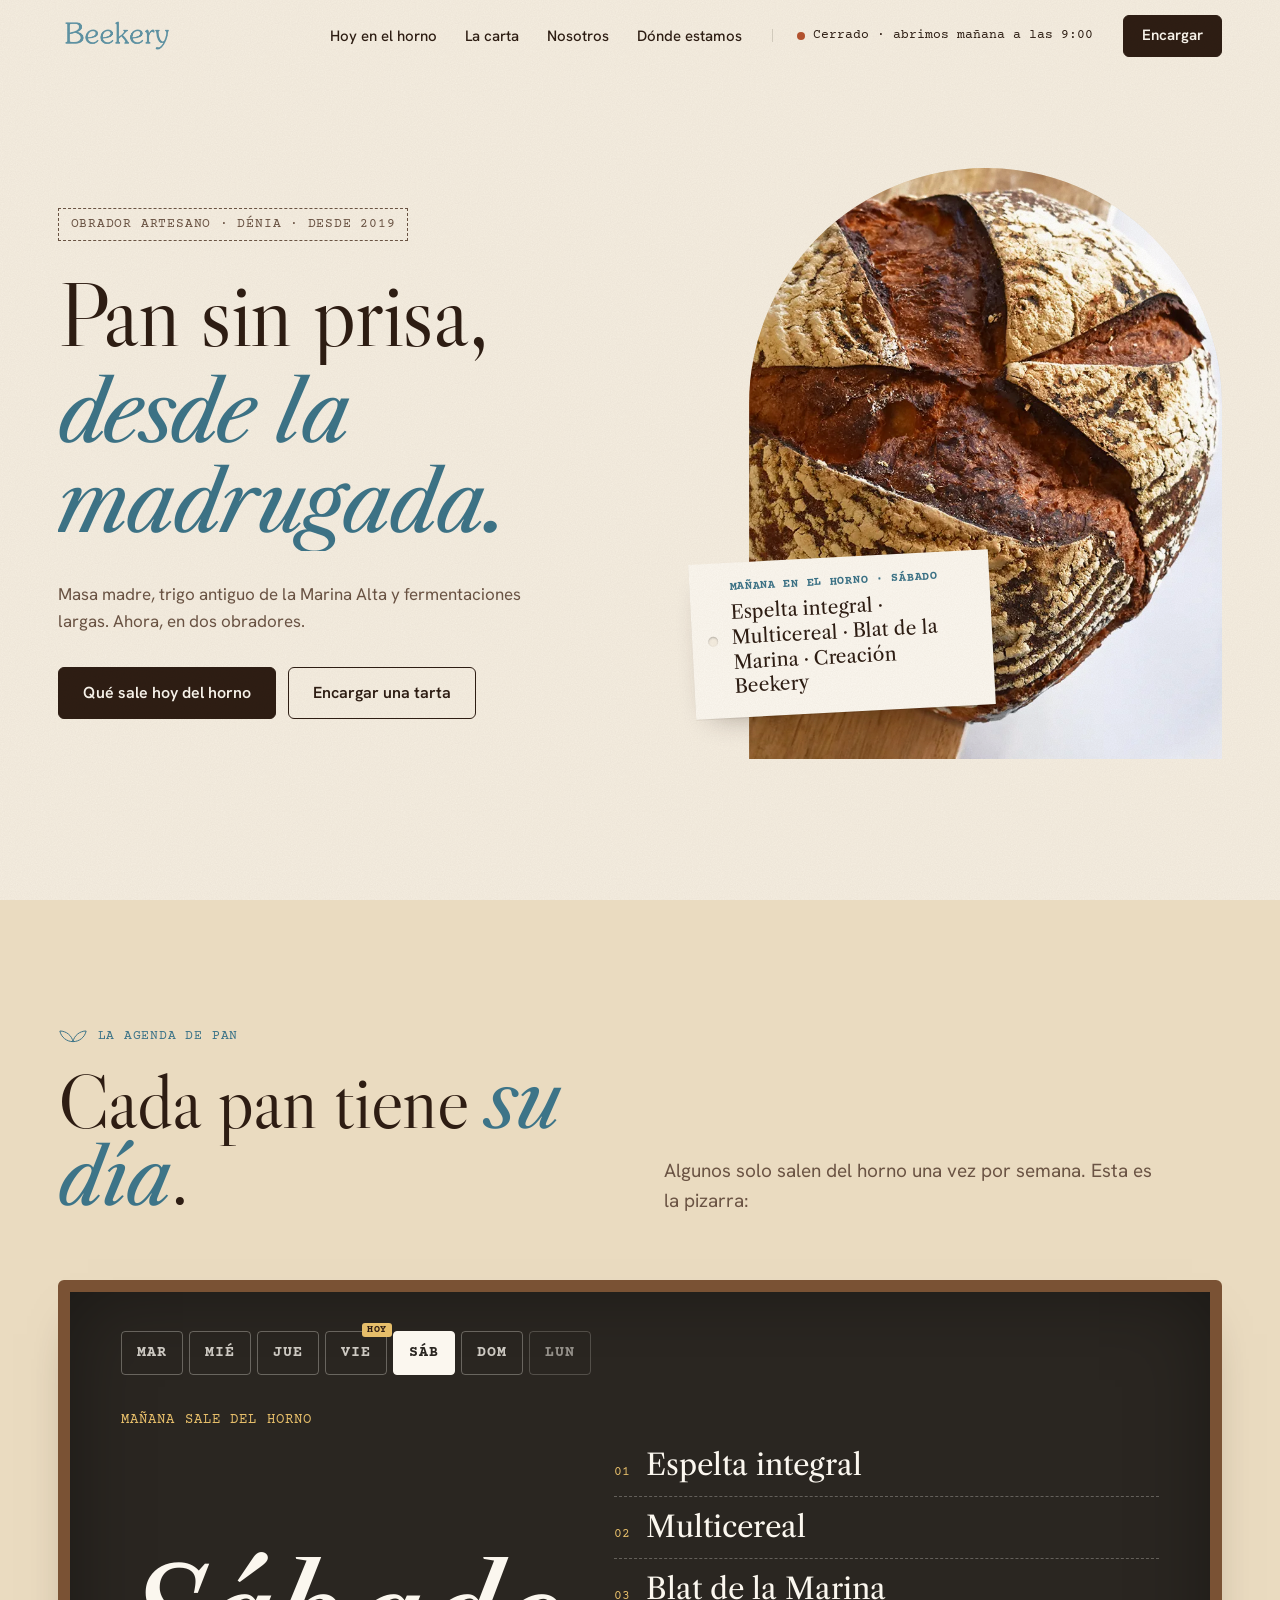
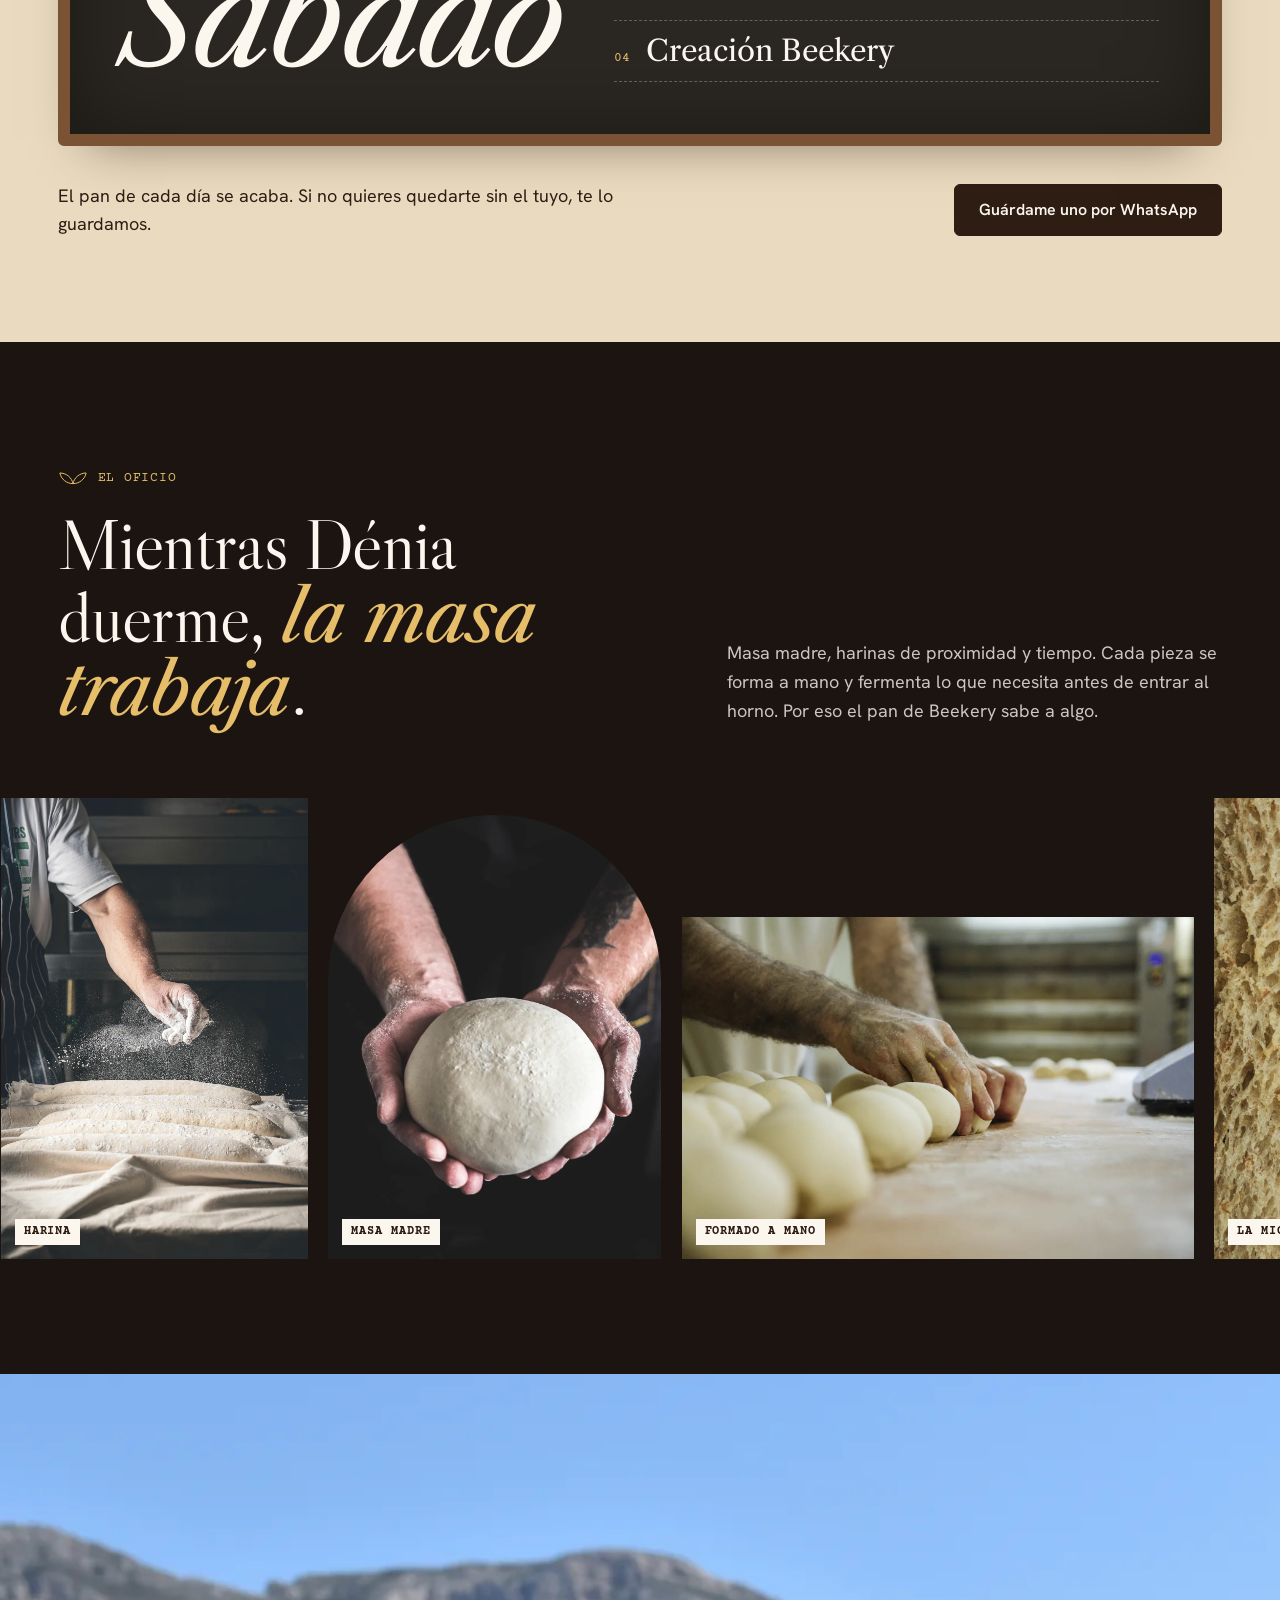
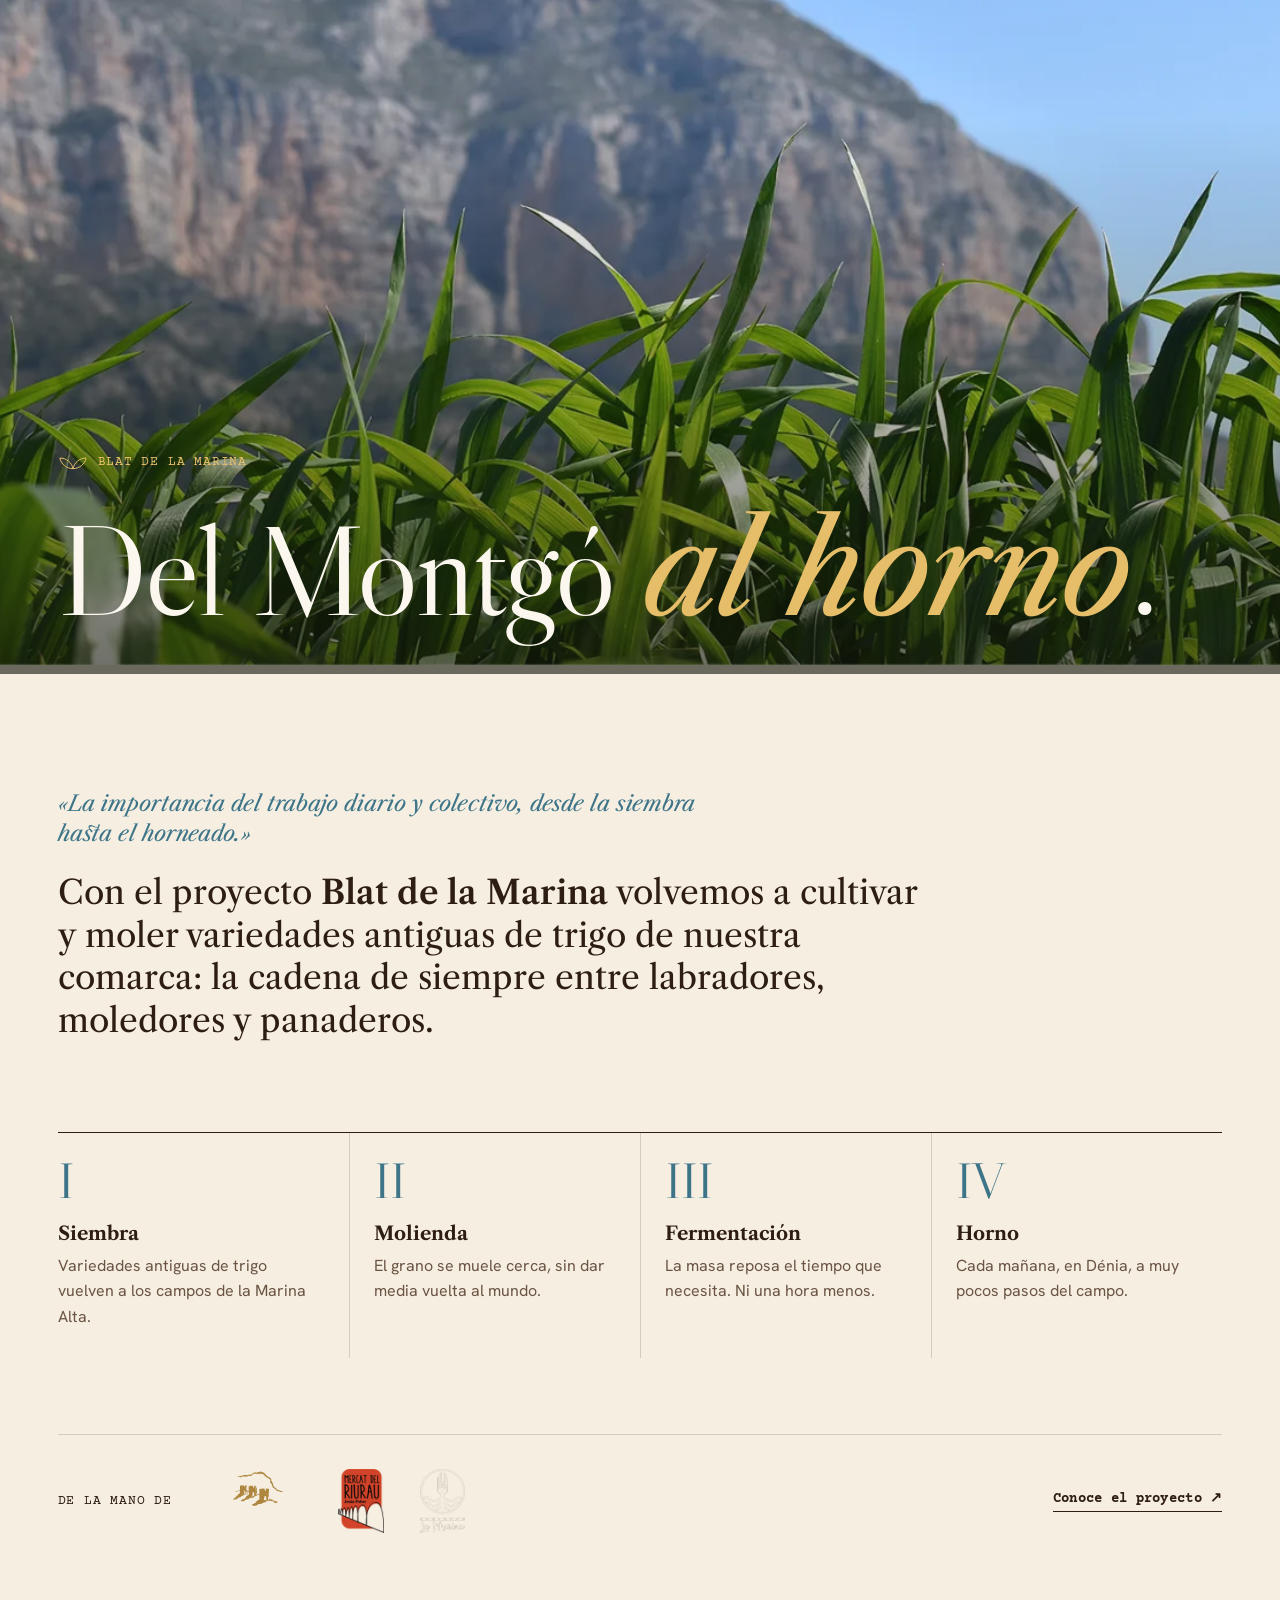
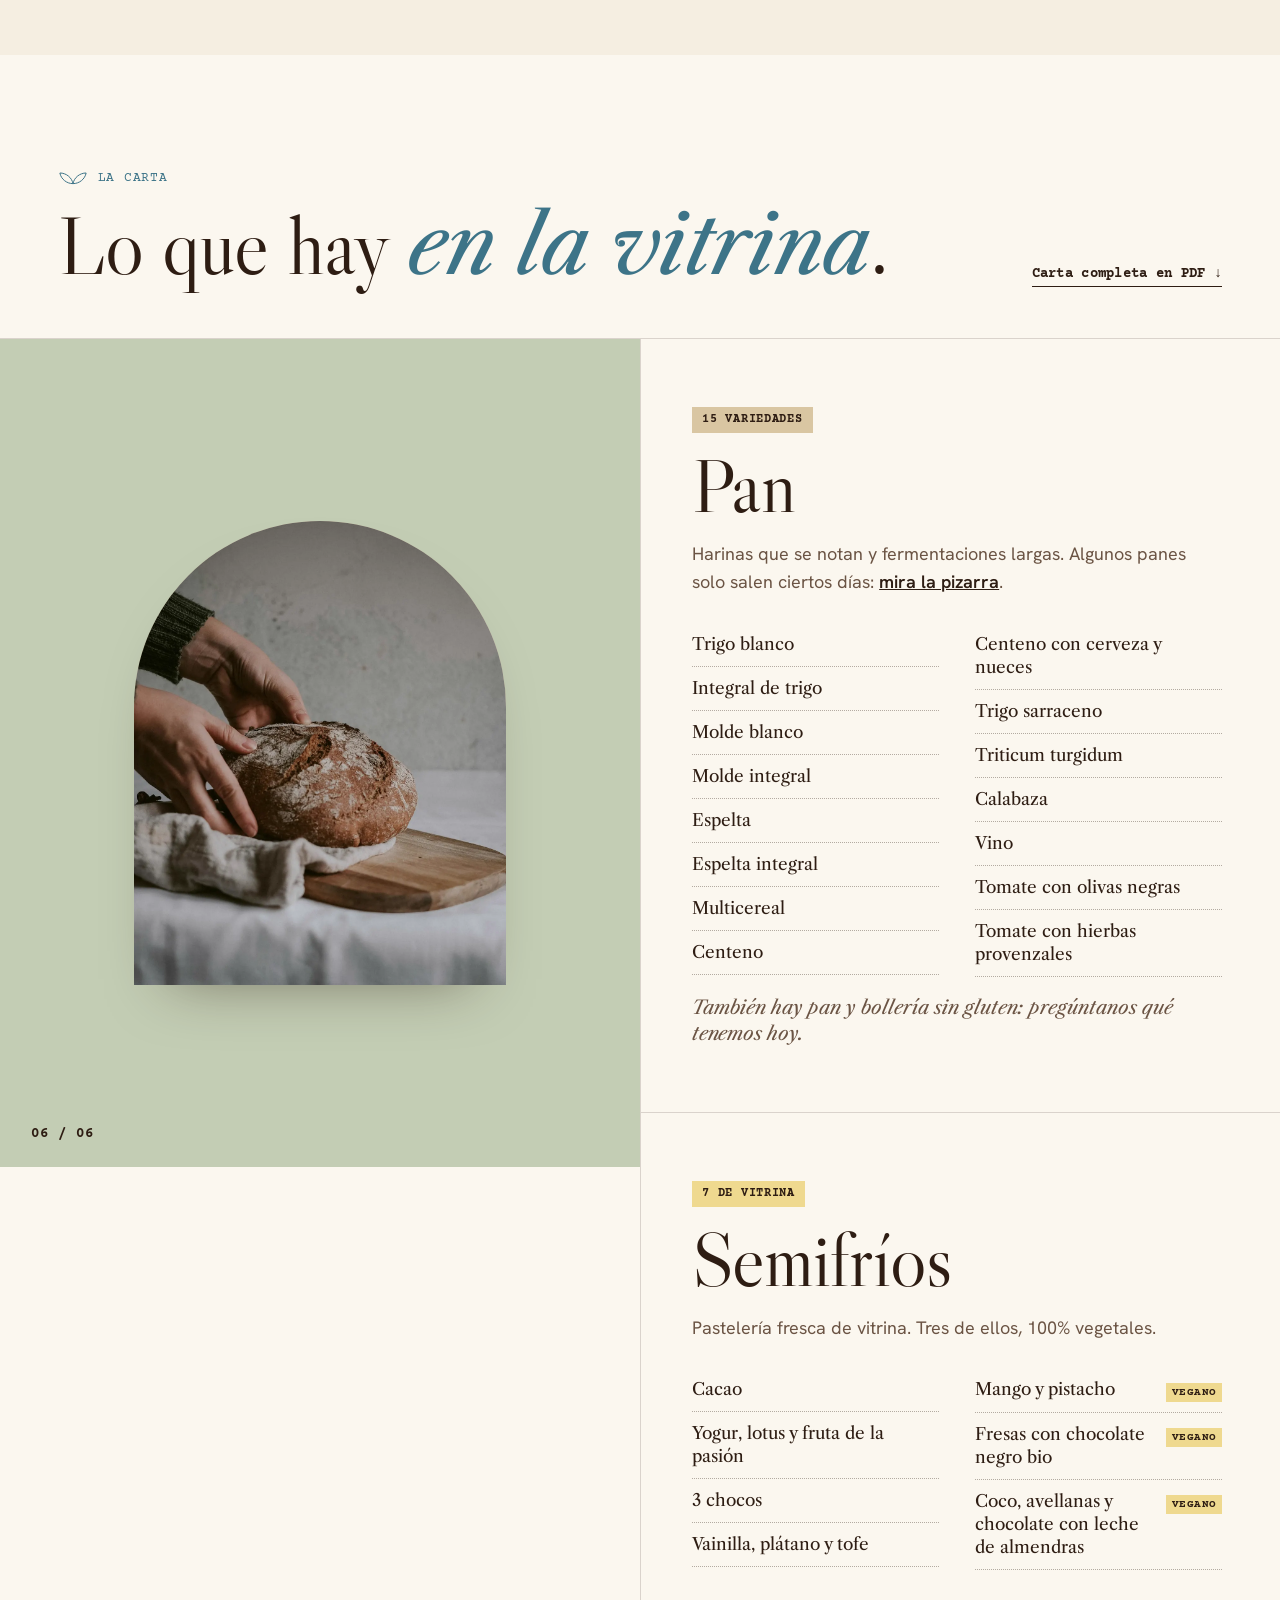
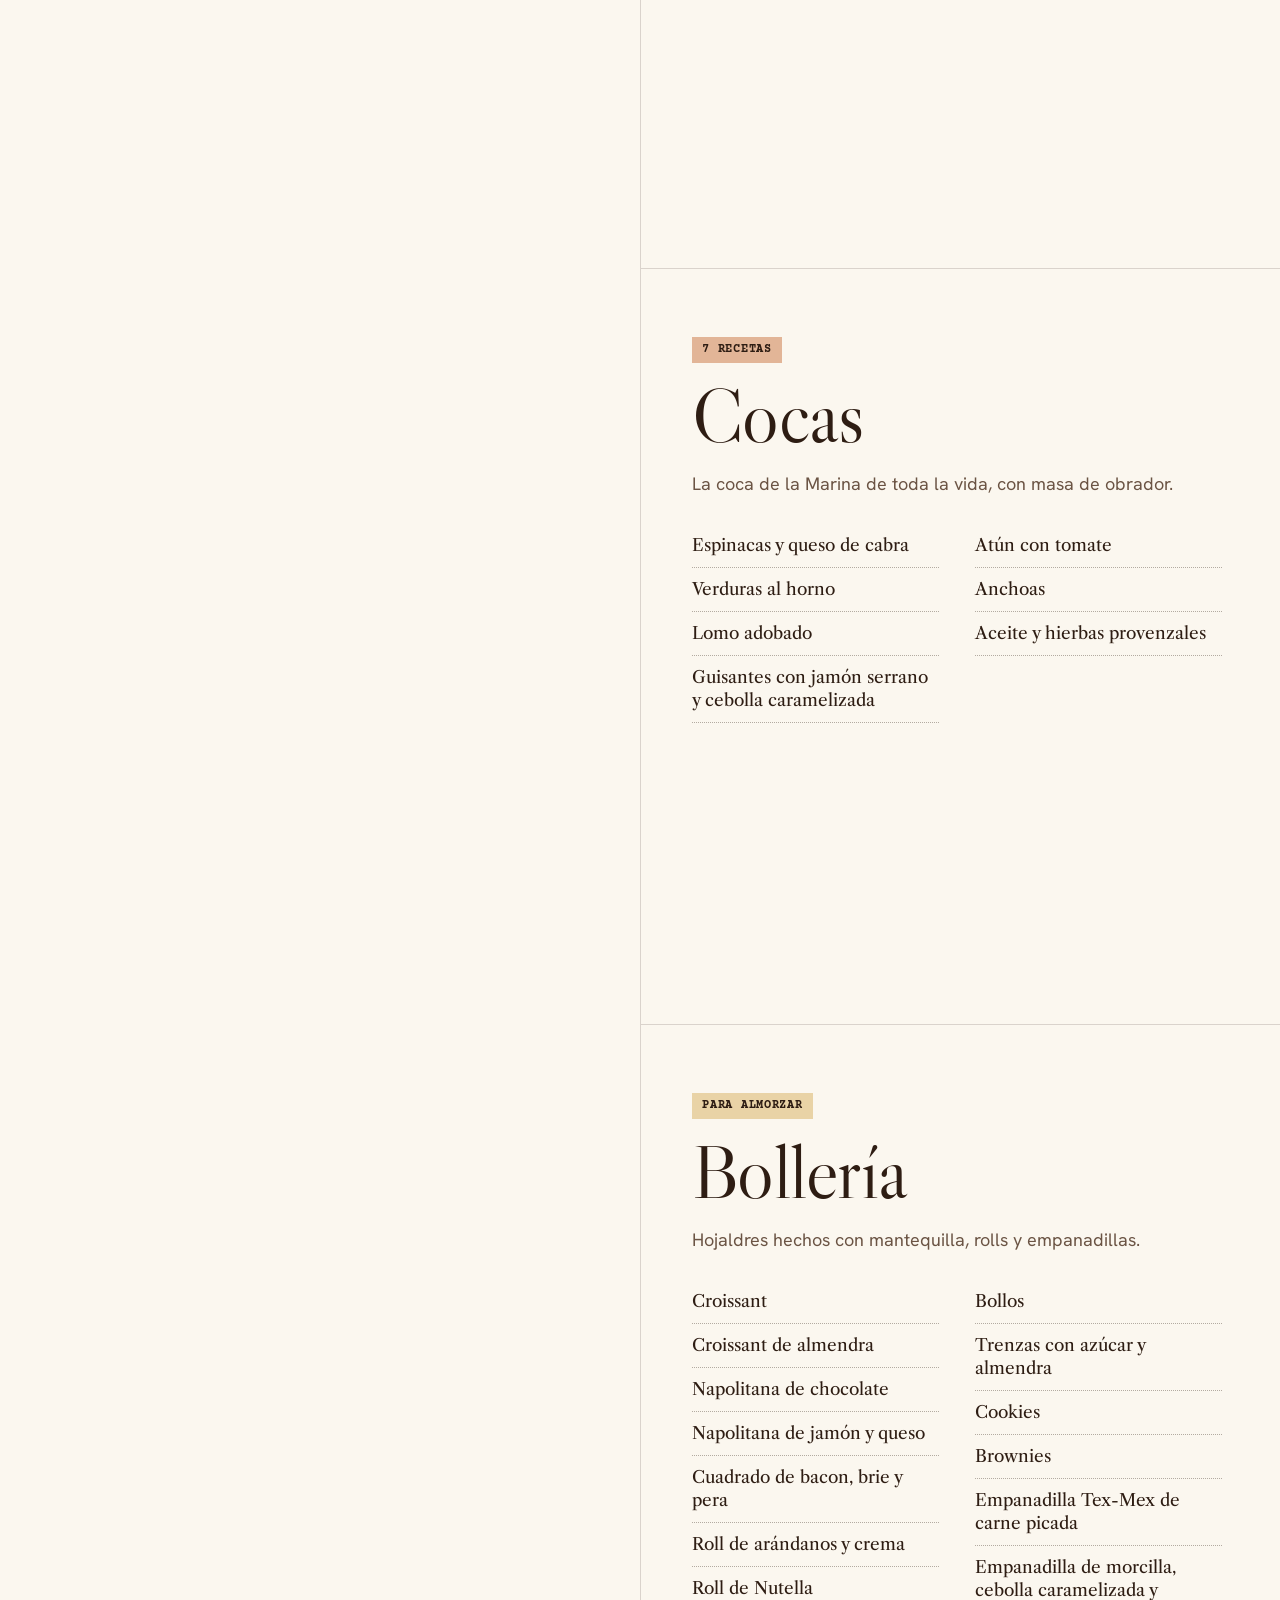
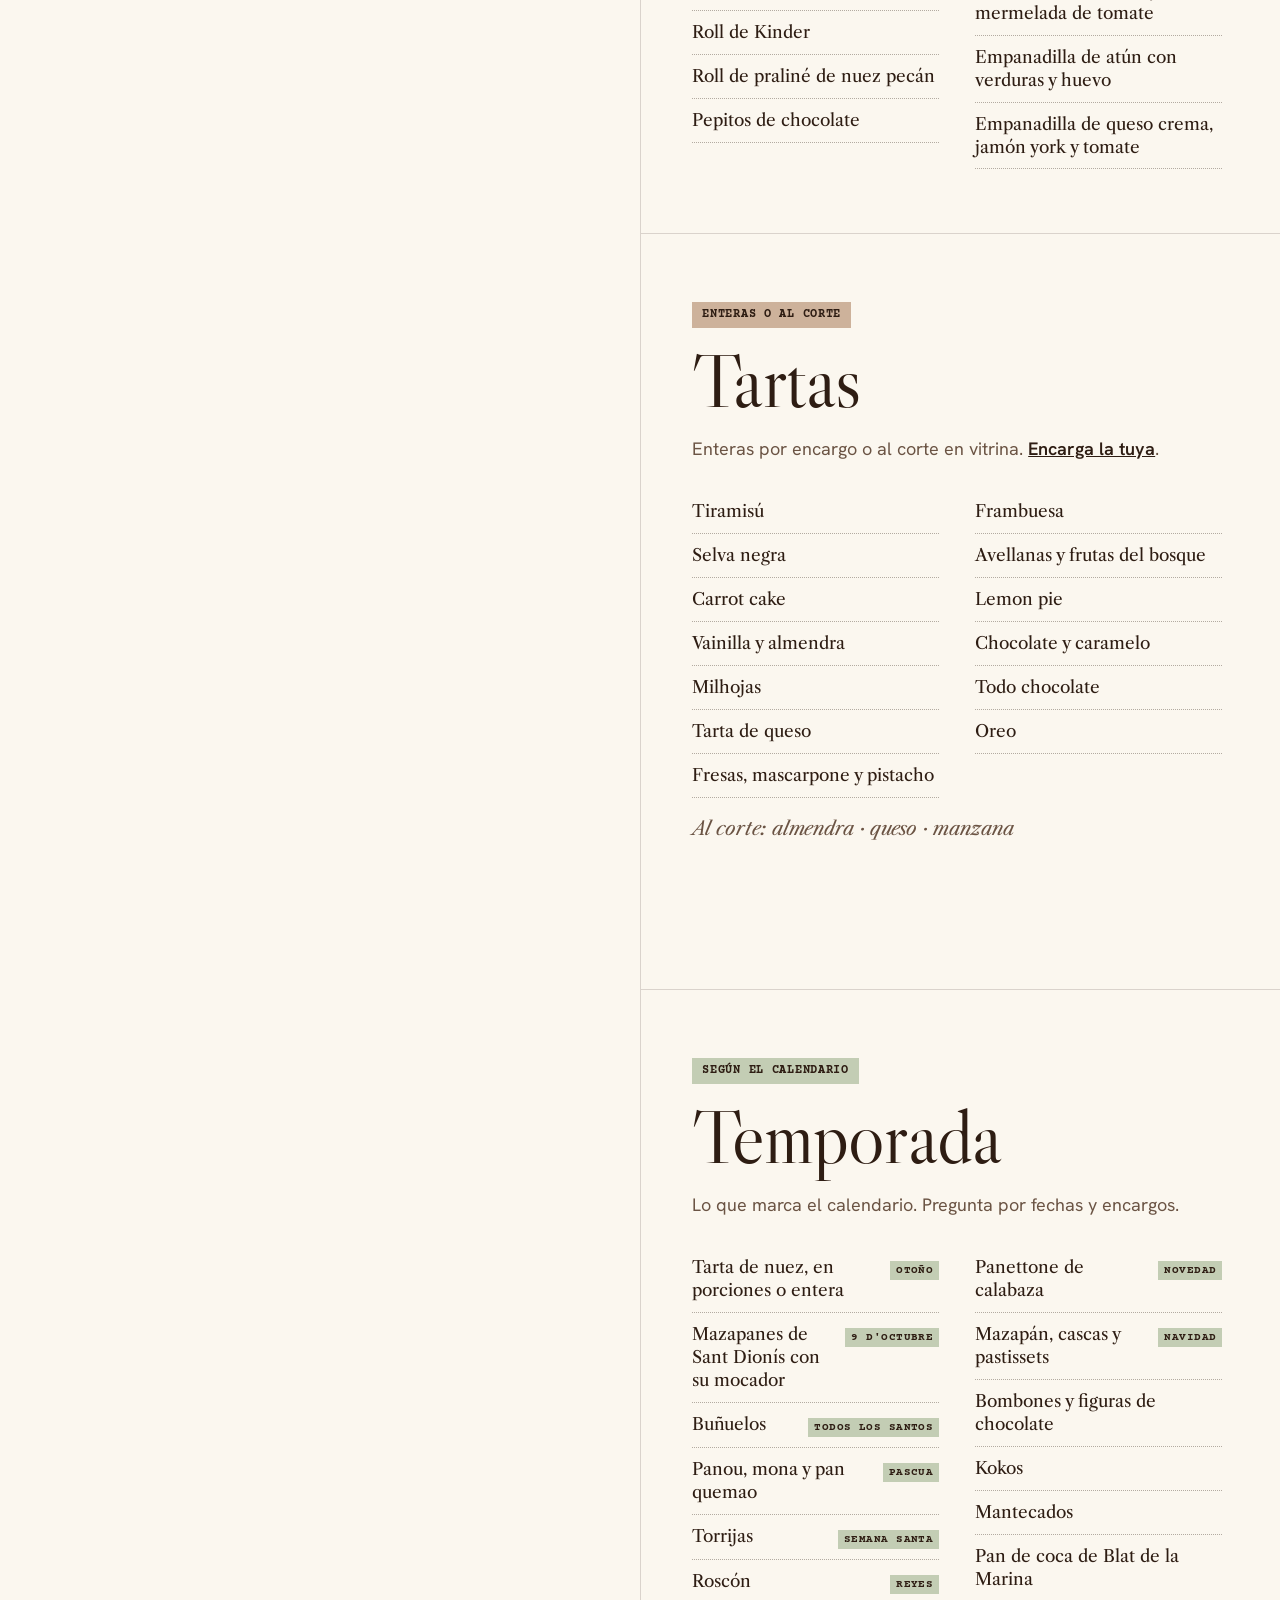
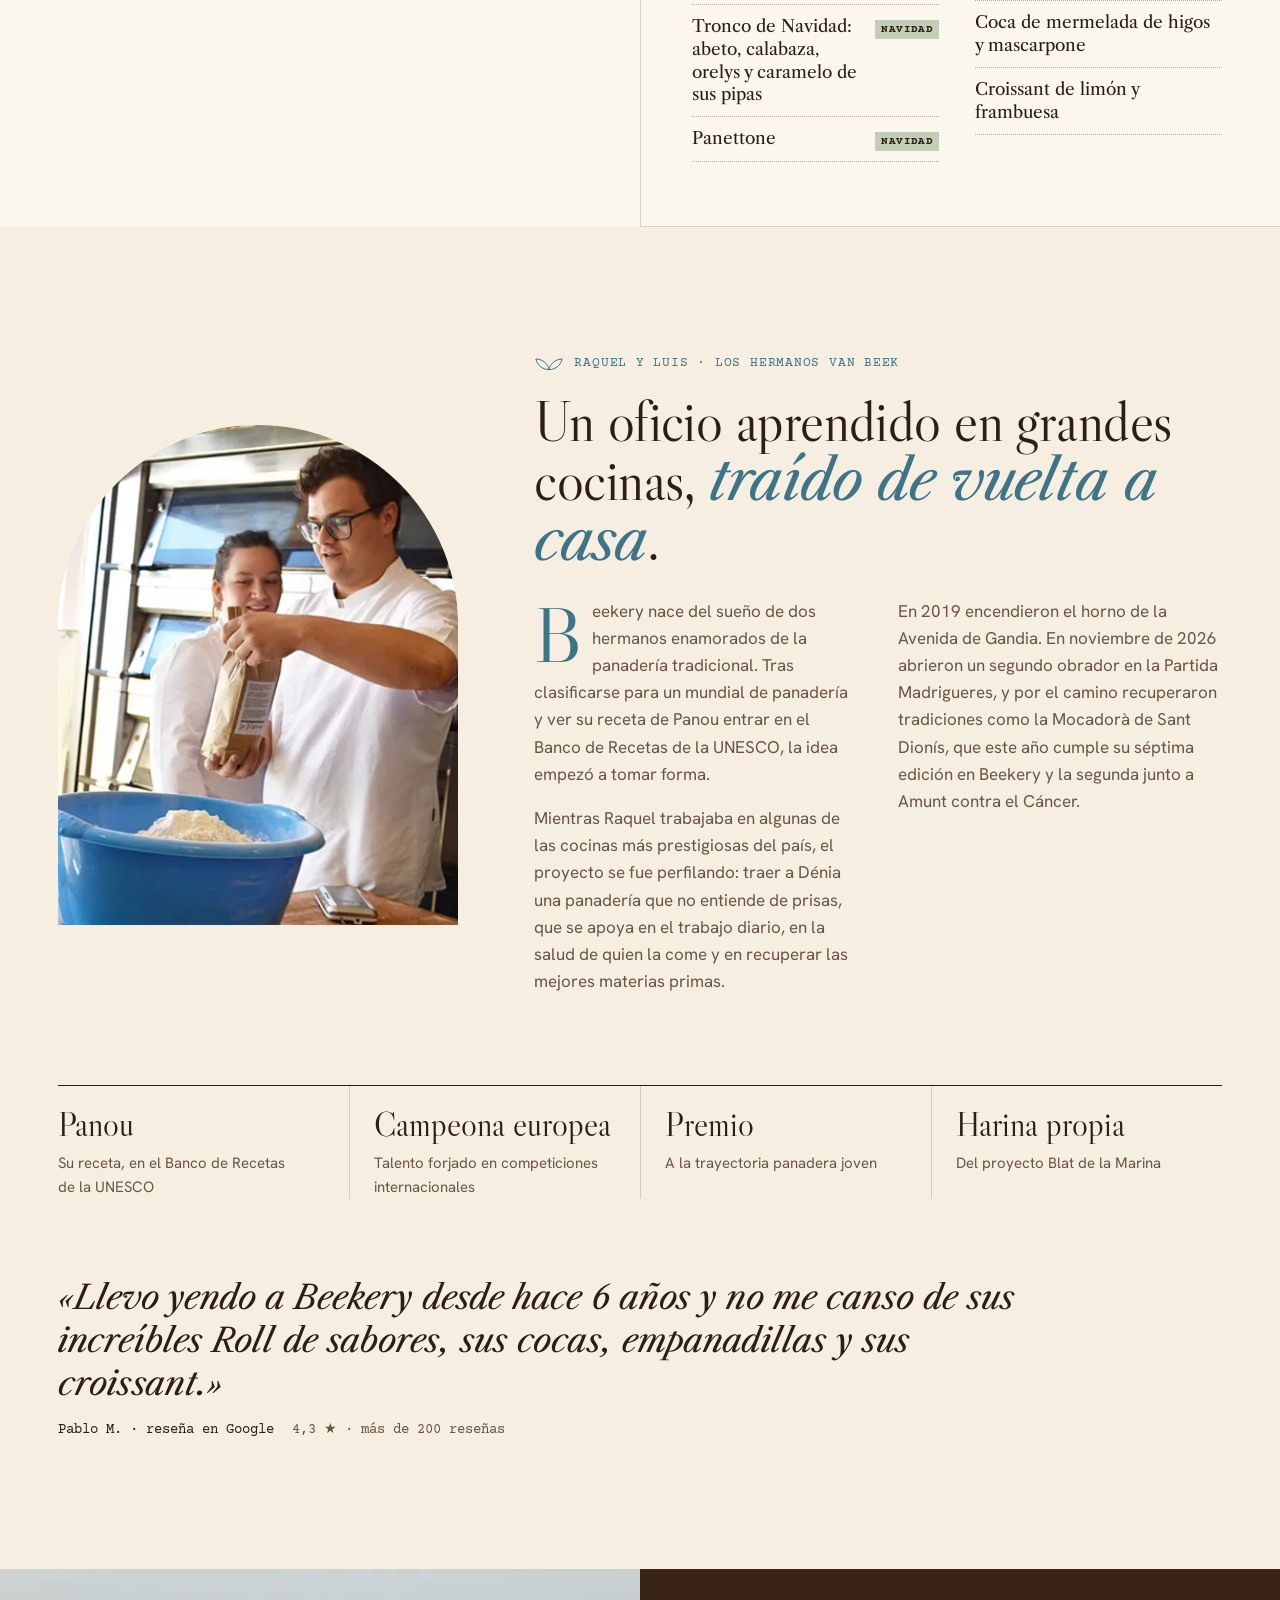
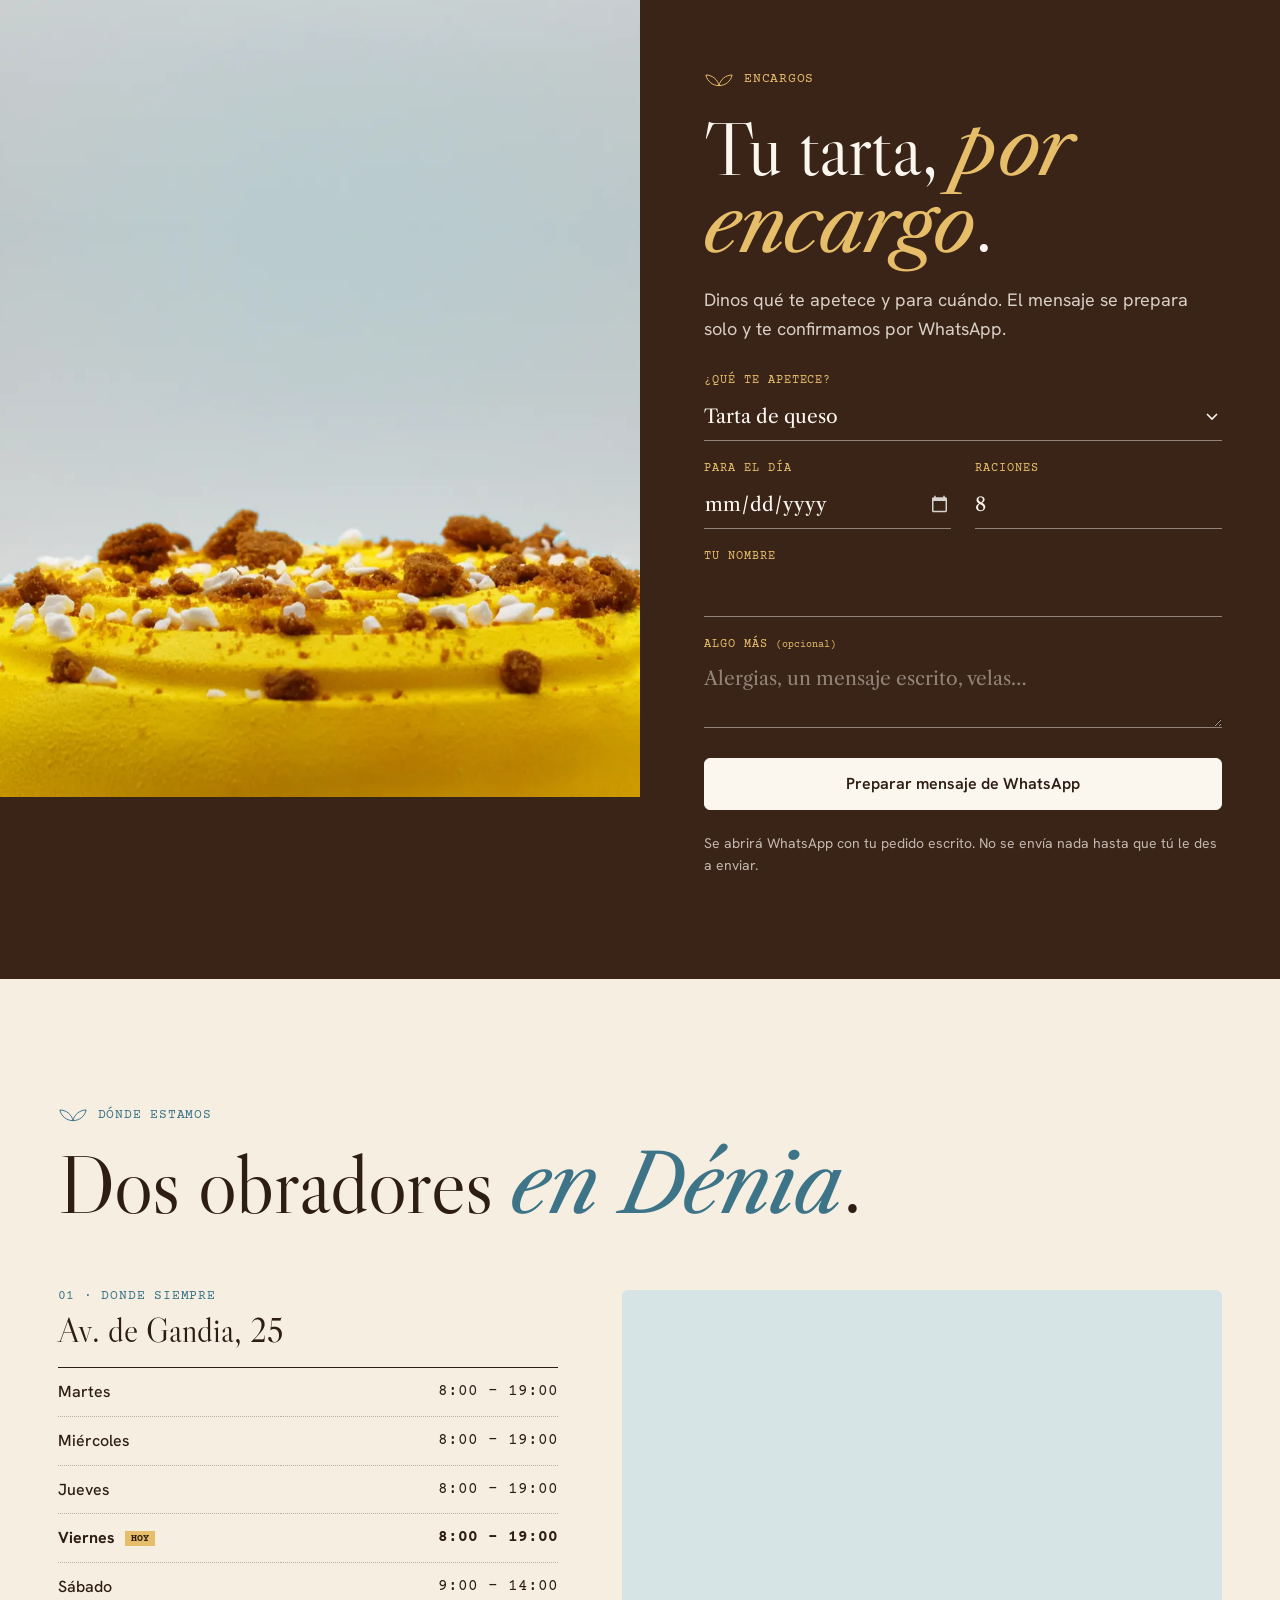
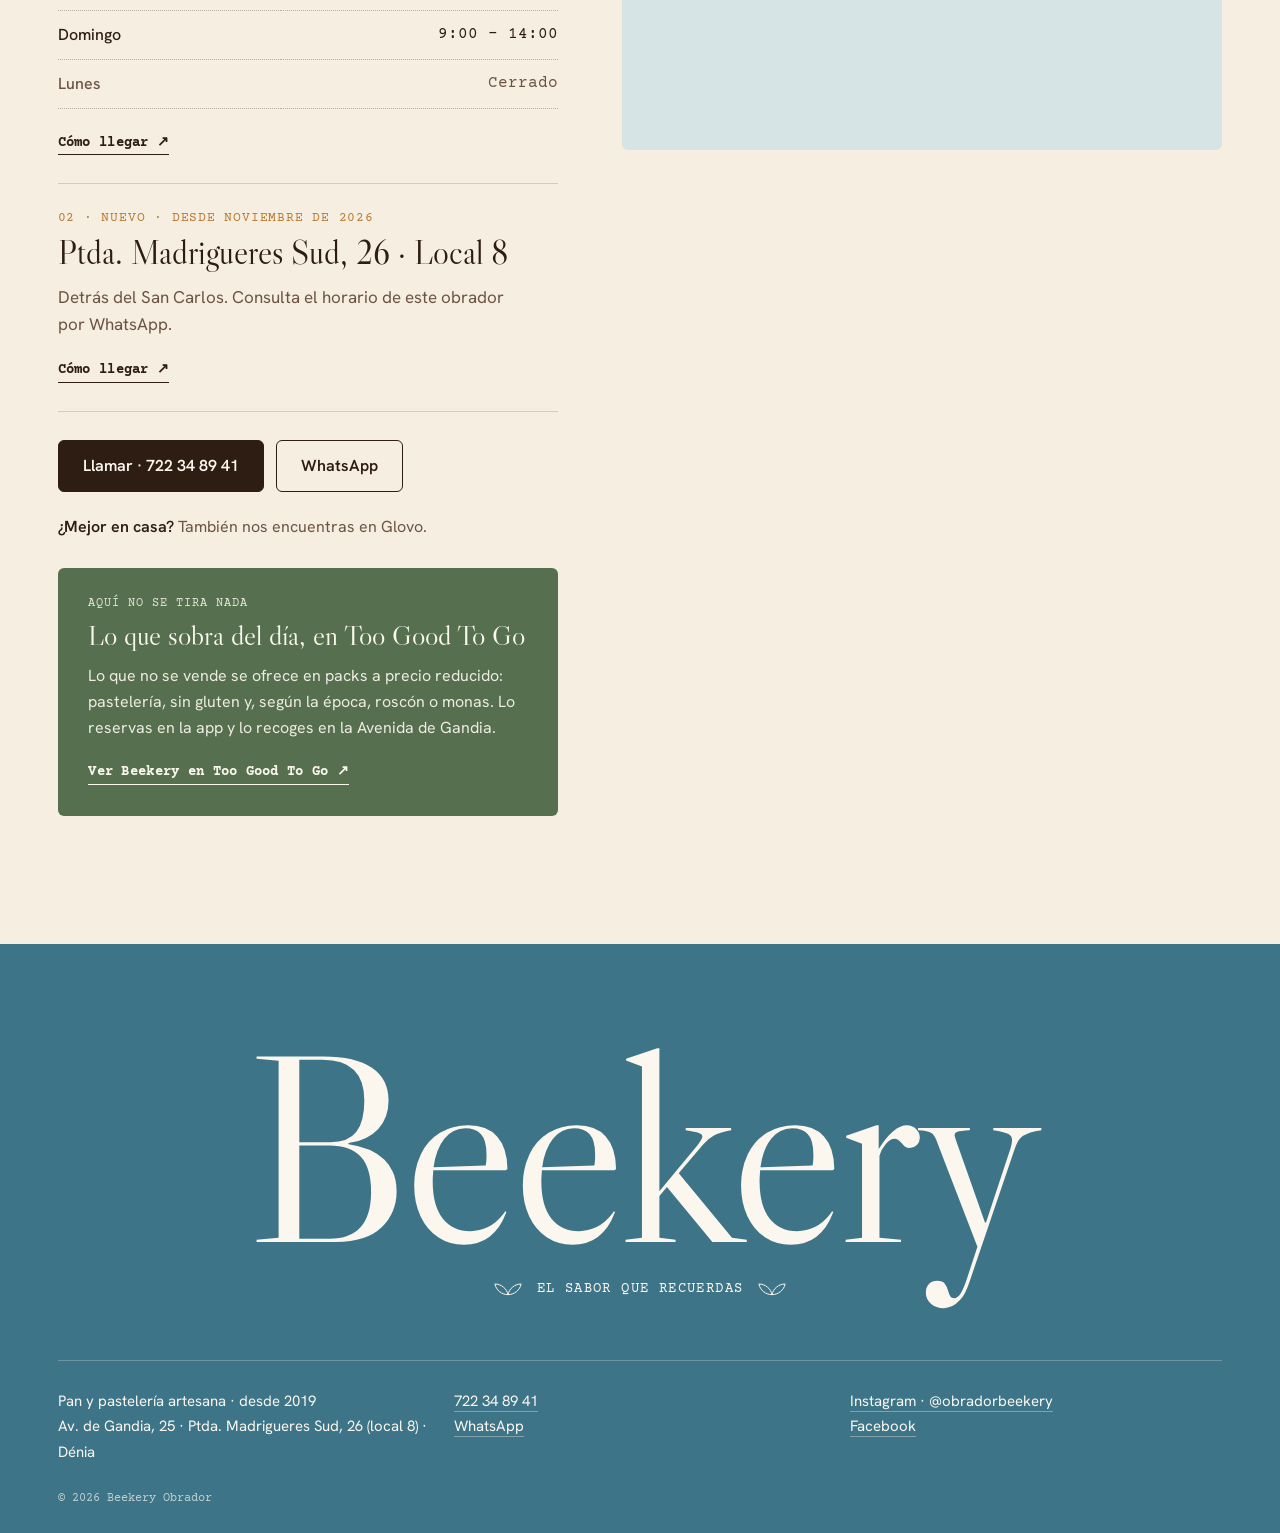
<file: v2/index.html>
<!doctype html>
<html lang="es">
<head>
  <meta charset="utf-8" />
  <meta name="robots" content="noindex, nofollow" />
  <meta name="viewport" content="width=device-width, initial-scale=1, viewport-fit=cover" />
  <title>Beekery · Obrador de pan y pastelería artesana en Dénia</title>
  <meta name="description" content="Obrador artesano en Dénia desde 2019. Masa madre, trigo antiguo Blat de la Marina, tartas por encargo, cocas y bollería. Av. de Gandia, 25 y Ptda. Madrigueres Sud, 26 · 722 34 89 41." />
  <meta name="theme-color" content="#F5EEE1" />
  <link rel="canonical" href="https://beekery.es/" />

  <meta property="og:type" content="website" />
  <meta property="og:title" content="Beekery · Pan sin prisa, desde la madrugada" />
  <meta property="og:description" content="Masa madre, trigo antiguo de la Marina Alta y un pan distinto cada día. Dos obradores en Dénia." />
  <meta property="og:image" content="https://beekery.es/assets/v2/hero-hogaza.webp" />
  <meta property="og:locale" content="es_ES" />

  <script>document.documentElement.classList.add("js")</script>
  <link rel="icon" href="assets/img/logo-obrador.png" />

  <link rel="preconnect" href="https://fonts.googleapis.com" />
  <link rel="preconnect" href="https://fonts.gstatic.com" crossorigin />
  <link href="https://fonts.googleapis.com/css2?family=Libre+Caslon+Display&family=Libre+Caslon+Text:ital,wght@0,400;0,700;1,400&family=Hanken+Grotesk:wght@400;500;600&family=Courier+Prime:wght@400;700&display=swap" rel="stylesheet" />
  <link rel="stylesheet" href="styles.css?v=v2-2" />
  <link rel="preload" as="image" href="assets/v2/hero-hogaza-m.webp" />

  <script type="application/ld+json">
  {
    "@context": "https://schema.org",
    "@type": "Bakery",
    "name": "Beekery Obrador",
    "url": "https://beekery.es/",
    "image": "https://beekery.es/assets/v2/hero-hogaza.webp",
    "telephone": "+34 722 34 89 41",
    "priceRange": "1-10 €",
    "servesCuisine": "Panadería y pastelería artesana",
    "address": {
      "@type": "PostalAddress",
      "streetAddress": "Av. de Gandia, 25",
      "postalCode": "03700",
      "addressLocality": "Dénia",
      "addressRegion": "Alicante",
      "addressCountry": "ES"
    },
    "geo": { "@type": "GeoCoordinates", "latitude": 38.8414804, "longitude": 0.0982755 },
    "openingHoursSpecification": [
      { "@type": "OpeningHoursSpecification", "dayOfWeek": ["Tuesday","Wednesday","Thursday","Friday"], "opens": "08:00", "closes": "19:00" },
      { "@type": "OpeningHoursSpecification", "dayOfWeek": ["Saturday","Sunday"], "opens": "09:00", "closes": "14:00" }
    ],
    "foundingDate": "2019",
    "sameAs": ["https://www.instagram.com/obradorbeekery/", "https://www.facebook.com/beekerydenia"]
  }
  </script>
  <script type="application/ld+json">
  {
    "@context": "https://schema.org",
    "@type": "Bakery",
    "name": "Beekery Obrador · Madrigueres",
    "url": "https://beekery.es/",
    "telephone": "+34 722 34 89 41",
    "address": {
      "@type": "PostalAddress",
      "streetAddress": "Partida Madrigueres Sud, 26, Local 8",
      "postalCode": "03700",
      "addressLocality": "Dénia",
      "addressRegion": "Alicante",
      "addressCountry": "ES"
    }
  }
  </script>
</head>
<body>
  <!-- Hojas de trigo del logo, reutilizadas como ornamento -->
  <svg width="0" height="0" style="position:absolute" aria-hidden="true">
    <symbol id="hoja" viewBox="0 0 48 22">
      <path d="M24 20C14 20 5 13 3 3c10 0 19 7 21 17Z M24 20c10 0 19-7 21-17-10 0-19 7-21 17Z" fill="none" stroke="currentColor" stroke-width="1.6" stroke-linejoin="round"/>
    </symbol>
  </svg>

  <a class="skip" href="#main">Saltar al contenido</a>

  <!-- ================= NAV ================= -->
  <header class="nav" data-nav>
    <a class="nav-logo" href="#top" aria-label="Beekery, inicio">
      <img src="assets/img/logo-beekery.png" alt="Beekery" width="447" height="202" />
    </a>
    <nav class="nav-links" aria-label="Principal">
      <a href="#hoy">Hoy en el horno</a>
      <a href="#vitrina">La carta</a>
      <a href="#obrador">Nosotros</a>
      <a href="#visita">Dónde estamos</a>
    </nav>
    <p class="nav-status" data-status><i></i><span data-status-text>Mar–Vie 8–19 · Sáb–Dom 9–14</span></p>
    <a class="btn nav-cta" href="#encargos">Encargar</a>
    <button class="nav-burger" type="button" aria-label="Abrir menú" aria-expanded="false" aria-controls="sheet" data-burger>
      <span></span><span></span>
    </button>
  </header>

  <div class="sheet" id="sheet" data-sheet>
    <nav aria-label="Menú móvil">
      <a href="#hoy">Hoy en el horno</a>
      <a href="#madrugada">La madrugada</a>
      <a href="#vitrina">La carta</a>
      <a href="#obrador">Nosotros</a>
      <a href="#encargos">Encargos</a>
      <a href="#visita">Dónde estamos</a>
    </nav>
    <p class="sheet-foot">Av. de Gandia, 25 · Ptda. Madrigueres Sud, 26<br /><a href="tel:+34722348941">722 34 89 41</a></p>
  </div>

  <main id="main">
    <!-- ================= HERO ================= -->
    <section class="hero" id="top" aria-labelledby="hero-title">
      <div class="hero-copy">
        <p class="ticket-label">Obrador artesano · Dénia · desde 2019</p>
        <h1 class="hero-title" id="hero-title">
          <span class="line"><span>Pan sin prisa,</span></span>
          <span class="line"><span><em>desde la madrugada.</em></span></span>
        </h1>
        <p class="hero-sub">Masa madre, trigo antiguo de la Marina Alta y fermentaciones largas. Ahora, en dos obradores.</p>
        <div class="hero-ctas">
          <a class="btn" href="#hoy">Qué sale hoy del horno</a>
          <a class="btn btn-line" href="#encargos">Encargar una tarta</a>
        </div>
      </div>

      <div class="hero-visual">
        <figure class="arch hero-arch" data-hero-media>
          <img src="assets/v2/hero-hogaza-m.webp" alt="Hogaza de Beekery vista desde arriba, enharinada y abierta en cuatro cortes" width="900" height="935" fetchpriority="high" />
        </figure>
        <a class="tag hero-tag" href="#hoy" data-hero-today>
          <span class="tag-hole" aria-hidden="true"></span>
          <span class="tag-label" data-hero-today-label>Hoy en el horno</span>
          <span class="tag-text" data-hero-today-list>Consulta la agenda de pan</span>
        </a>
      </div>
    </section>

    <!-- ================= HOY EN EL HORNO ================= -->
    <section class="hoy" id="hoy" aria-labelledby="hoy-title">
      <div class="hoy-head">
        <p class="kicker"><svg class="hoja"><use href="#hoja" /></svg> La agenda de pan</p>
        <h2 class="hoy-title" id="hoy-title">Cada pan tiene <em>su día</em>.</h2>
        <p class="hoy-intro">Algunos solo salen del horno una vez por semana. Esta es la pizarra:</p>
      </div>

      <div class="hoy-board">
        <div class="hoy-week" role="tablist" aria-label="Elige un día" data-hoy-week>
          <button role="tab" type="button" aria-controls="hoy-panel" data-d="2" aria-selected="true">Mar</button>
          <button role="tab" type="button" aria-controls="hoy-panel" data-d="3" aria-selected="false">Mié</button>
          <button role="tab" type="button" aria-controls="hoy-panel" data-d="4" aria-selected="false">Jue</button>
          <button role="tab" type="button" aria-controls="hoy-panel" data-d="5" aria-selected="false">Vie</button>
          <button role="tab" type="button" aria-controls="hoy-panel" data-d="6" aria-selected="false">Sáb</button>
          <button role="tab" type="button" aria-controls="hoy-panel" data-d="0" aria-selected="false">Dom</button>
          <button role="tab" type="button" aria-controls="hoy-panel" data-d="1" aria-selected="false">Lun</button>
        </div>

        <div class="hoy-stage" id="hoy-panel" role="tabpanel" aria-live="polite">
          <p class="hoy-when" data-hoy-when>Hoy sale del horno</p>
          <p class="hoy-day" data-hoy-day>Martes</p>
          <ul class="hoy-list" data-hoy-list>
            <li>Multicereales</li><li>Blat de la Marina</li><li>Pan inglés integral</li>
          </ul>
        </div>
      </div>

      <div class="hoy-foot">
        <p>El pan de cada día se acaba. Si no quieres quedarte sin el tuyo, te lo guardamos.</p>
        <a class="btn" href="https://wa.me/34722348941" target="_blank" rel="noopener" data-hoy-wa>Guárdame uno por WhatsApp</a>
      </div>

      <noscript>
        <p class="hoy-noscript">Mar: Multicereales, Blat de la Marina, Pan inglés integral · Mié: Espelta integral, Centeno, Chapata · Jue: Multicereales, Blat de la Marina con espelta, Trigo sarraceno · Vie: Espelta, Brioche en molde, Blat de la Marina, Chapata · Sáb: Espelta integral, Multicereal, Blat de la Marina, Creación Beekery · Dom: Espelta, Blat de la Marina, Gran trenza de brioche rellena, Chapata · Lunes cerrado.</p>
      </noscript>
    </section>

    <!-- ================= LA MADRUGADA ================= -->
    <section class="madrugada" id="madrugada" aria-labelledby="madrugada-title">
      <div class="madrugada-head">
        <p class="kicker kicker-light"><svg class="hoja"><use href="#hoja" /></svg> El oficio</p>
        <h2 class="madrugada-title" id="madrugada-title">Mientras Dénia duerme, <em>la masa trabaja</em>.</h2>
        <p class="madrugada-text">Masa madre, harinas de proximidad y tiempo. Cada pieza se forma a mano y fermenta lo que necesita antes de entrar al horno. Por eso el pan de Beekery sabe a algo.</p>
      </div>
      <div class="madrugada-reel">
        <figure class="reel-item reel-tall">
          <img src="assets/v2/st-harina.webp" alt="Harina espolvoreada sobre piezas de pan antes del horno" width="1200" height="1800" loading="lazy" />
          <figcaption>Harina</figcaption>
        </figure>
        <figure class="reel-item reel-arch">
          <img src="assets/v2/st-masa.webp" alt="Manos sosteniendo una bola de masa recién formada" width="1200" height="1812" loading="lazy" />
          <figcaption>Masa madre</figcaption>
        </figure>
        <figure class="reel-item reel-wide">
          <img src="assets/v2/st-bollos.webp" alt="Manos formando piezas de masa sobre la mesa de trabajo" width="1400" height="933" loading="lazy" />
          <figcaption>Formado a mano</figcaption>
        </figure>
        <figure class="reel-item reel-tall">
          <img src="assets/v2/st-miga.webp" alt="Detalle de la miga alveolada de un pan" width="1000" height="1778" loading="lazy" />
          <figcaption>La miga</figcaption>
        </figure>
      </div>
    </section>

    <!-- ================= ORIGEN · BLAT DE LA MARINA ================= -->
    <section class="origen" id="origen" aria-labelledby="origen-title">
      <div class="origen-hero">
        <picture class="origen-media">
          <source media="(max-width: 860px)" srcset="assets/v2/montgo-m.webp" />
          <img src="assets/v2/montgo.webp" alt="Trigo verde creciendo a los pies del Montgó, en Dénia" width="1600" height="875" loading="lazy" data-parallax />
        </picture>
        <div class="origen-title-wrap">
          <p class="kicker kicker-light"><svg class="hoja"><use href="#hoja" /></svg> Blat de la Marina</p>
          <h2 class="origen-title" id="origen-title">Del Montgó <em>al horno</em>.</h2>
        </div>
      </div>

      <div class="origen-body">
        <p class="origen-motto">«La importancia del trabajo diario y colectivo, desde la siembra hasta el horneado.»</p>
        <p class="origen-lede">Con el proyecto <strong>Blat de la Marina</strong> volvemos a cultivar y moler variedades antiguas de trigo de nuestra comarca: la cadena de siempre entre labradores, moledores y panaderos.</p>

        <ol class="chain">
          <li><span class="chain-n">I</span><h3>Siembra</h3><p>Variedades antiguas de trigo vuelven a los campos de la Marina Alta.</p></li>
          <li><span class="chain-n">II</span><h3>Molienda</h3><p>El grano se muele cerca, sin dar media vuelta al mundo.</p></li>
          <li><span class="chain-n">III</span><h3>Fermentación</h3><p>La masa reposa el tiempo que necesita. Ni una hora menos.</p></li>
          <li><span class="chain-n">IV</span><h3>Horno</h3><p>Cada mañana, en Dénia, a muy pocos pasos del campo.</p></li>
        </ol>

        <div class="partners">
          <p>De la mano de</p>
          <img src="assets/img/logo-blat.png" alt="Blat de la Marina" width="598" height="483" loading="lazy" class="partner-blat" />
          <img src="assets/img/logo-riurau.png" alt="Mercat del Riurau" width="104" height="144" loading="lazy" />
          <img src="assets/img/logo-farinera.png" alt="Farinera" width="105" height="150" loading="lazy" />
          <a class="link" href="http://www.mercatdelriurau.org/index.php/el-blat/" target="_blank" rel="noopener">Conoce el proyecto ↗</a>
        </div>
      </div>
    </section>

    <!-- ================= VITRINA (CARTA) ================= -->
    <section class="vitrina" id="vitrina" aria-labelledby="vitrina-title">
      <div class="vitrina-head">
        <p class="kicker"><svg class="hoja"><use href="#hoja" /></svg> La carta</p>
        <h2 class="vitrina-title" id="vitrina-title">Lo que hay <em>en la vitrina</em>.</h2>
        <a class="link" href="assets/carta-beekery.pdf" target="_blank" rel="noopener">Carta completa en PDF ↓</a>
      </div>

      <div class="vitrina-grid">
        <!-- Escenario fijo (escritorio) -->
        <div class="stage" aria-hidden="true" data-stage>
          <div class="stage-inner">
            <figure class="stage-shot arch is-active" data-shot="pan"><img src="assets/v2/barra.webp" alt="" width="840" height="600" loading="lazy" style="object-position: 28% 60%" /></figure>
            <figure class="stage-shot arch" data-shot="semi"><img src="assets/v2/semifrio.webp" alt="" width="1200" height="800" loading="lazy" style="object-position: 50% 80%" /></figure>
            <figure class="stage-shot arch" data-shot="cocas"><img src="assets/v2/coca.webp" alt="" width="760" height="520" loading="lazy" /></figure>
            <figure class="stage-shot arch" data-shot="bolleria"><img src="assets/v2/croissant.webp" alt="" width="1000" height="750" loading="lazy" /></figure>
            <figure class="stage-shot arch" data-shot="tartas"><img src="assets/v2/tiramisu.webp" alt="" width="480" height="626" loading="lazy" /></figure>
            <figure class="stage-shot arch" data-shot="temp"><img src="assets/v2/st-hogaza-manos.webp" alt="" width="1200" height="1664" loading="lazy" /></figure>
            <p class="stage-caption"><span data-stage-caption>01</span> / 06</p>
          </div>
        </div>

        <!-- Categorías -->
        <div class="cats">
          <article class="cat" data-cat="pan" style="--c: #D9C6A2">
            <figure class="cat-shot arch"><img src="assets/v2/barra.webp" alt="Barra de Beekery cortada, con la miga alveolada" width="840" height="600" loading="lazy" style="object-position: 28% 60%" /></figure>
            <header><span class="cat-n">15 variedades</span><h3>Pan</h3></header>
            <p class="cat-intro">Harinas que se notan y fermentaciones largas. Algunos panes solo salen ciertos días: <a href="#hoy">mira la pizarra</a>.</p>
            <ul class="items">
              <li>Trigo blanco</li><li>Integral de trigo</li><li>Molde blanco</li><li>Molde integral</li>
              <li>Espelta</li><li>Espelta integral</li><li>Multicereal</li><li>Centeno</li>
              <li>Centeno con cerveza y nueces</li><li>Trigo sarraceno</li><li>Triticum turgidum</li><li>Calabaza</li>
              <li>Vino</li><li>Tomate con olivas negras</li><li>Tomate con hierbas provenzales</li>
            </ul>
            <p class="items-sub">También hay pan y bollería sin gluten: pregúntanos qué tenemos hoy.</p>
          </article>

          <article class="cat" data-cat="semi" style="--c: #EFD98F">
            <figure class="cat-shot arch"><img src="assets/v2/semifrio.webp" alt="Semifrío amarillo de Beekery con crumble de galleta y merengue" width="1200" height="800" loading="lazy" /></figure>
            <header><span class="cat-n">7 de vitrina</span><h3>Semifríos</h3></header>
            <p class="cat-intro">Pastelería fresca de vitrina. Tres de ellos, 100% vegetales.</p>
            <ul class="items">
              <li>Cacao</li><li>Yogur, lotus y fruta de la pasión</li><li>3 chocos</li><li>Vainilla, plátano y tofe</li>
              <li>Mango y pistacho <b>vegano</b></li>
              <li>Fresas con chocolate negro bio <b>vegano</b></li>
              <li>Coco, avellanas y chocolate con leche de almendras <b>vegano</b></li>
            </ul>
          </article>

          <article class="cat" data-cat="cocas" style="--c: #E2B597">
            <figure class="cat-shot arch"><img src="assets/v2/coca.webp" alt="Coca de verduras al horno de Beekery" width="760" height="520" loading="lazy" /></figure>
            <header><span class="cat-n">7 recetas</span><h3>Cocas</h3></header>
            <p class="cat-intro">La coca de la Marina de toda la vida, con masa de obrador.</p>
            <ul class="items">
              <li>Espinacas y queso de cabra</li><li>Verduras al horno</li><li>Lomo adobado</li>
              <li>Guisantes con jamón serrano y cebolla caramelizada</li><li>Atún con tomate</li><li>Anchoas</li><li>Aceite y hierbas provenzales</li>
            </ul>
          </article>

          <article class="cat" data-cat="bolleria" style="--c: #E9D3A6">
            <figure class="cat-shot arch"><img src="assets/v2/croissant.webp" alt="Cruasán de mantequilla (imagen ilustrativa)" width="1000" height="750" loading="lazy" /></figure>
            <header><span class="cat-n">Para almorzar</span><h3>Bollería</h3></header>
            <p class="cat-intro">Hojaldres hechos con mantequilla, rolls y empanadillas.</p>
            <ul class="items">
              <li>Croissant</li><li>Croissant de almendra</li><li>Napolitana de chocolate</li><li>Napolitana de jamón y queso</li>
              <li>Cuadrado de bacon, brie y pera</li><li>Roll de arándanos y crema</li><li>Roll de Nutella</li><li>Roll de Kinder</li>
              <li>Roll de praliné de nuez pecán</li><li>Pepitos de chocolate</li><li>Bollos</li><li>Trenzas con azúcar y almendra</li>
              <li>Cookies</li><li>Brownies</li>
              <li>Empanadilla Tex-Mex de carne picada</li><li>Empanadilla de morcilla, cebolla caramelizada y mermelada de tomate</li>
              <li>Empanadilla de atún con verduras y huevo</li><li>Empanadilla de queso crema, jamón york y tomate</li>
            </ul>
          </article>

          <article class="cat" data-cat="tartas" style="--c: #CDB29B">
            <figure class="cat-shot arch"><img src="assets/v2/tiramisu.webp" alt="Tarta tiramisú de Beekery espolvoreada con cacao" width="480" height="626" loading="lazy" /></figure>
            <header><span class="cat-n">Enteras o al corte</span><h3>Tartas</h3></header>
            <p class="cat-intro">Enteras por encargo o al corte en vitrina. <a href="#encargos">Encarga la tuya</a>.</p>
            <ul class="items">
              <li>Tiramisú</li><li>Selva negra</li><li>Carrot cake</li><li>Vainilla y almendra</li><li>Milhojas</li>
              <li>Tarta de queso</li><li>Fresas, mascarpone y pistacho</li><li>Frambuesa</li><li>Avellanas y frutas del bosque</li>
              <li>Lemon pie</li><li>Chocolate y caramelo</li><li>Todo chocolate</li><li>Oreo</li>
            </ul>
            <p class="items-sub">Al corte: almendra · queso · manzana</p>
          </article>

          <article class="cat" data-cat="temp" style="--c: #C3CDB4">
            <figure class="cat-shot arch"><img src="assets/v2/st-hogaza-manos.webp" alt="Manos colocando una hogaza sobre un paño de lino (imagen ilustrativa)" width="1200" height="1664" loading="lazy" /></figure>
            <header><span class="cat-n">Según el calendario</span><h3>Temporada</h3></header>
            <p class="cat-intro">Lo que marca el calendario. Pregunta por fechas y encargos.</p>
            <ul class="items">
              <li>Tarta de nuez, en porciones o entera <b>otoño</b></li>
              <li>Mazapanes de Sant Dionís con su mocador <b>9 d'Octubre</b></li>
              <li>Buñuelos <b>Todos los Santos</b></li>
              <li>Panou, mona y pan quemao <b>Pascua</b></li>
              <li>Torrijas <b>Semana Santa</b></li>
              <li>Roscón <b>Reyes</b></li>
              <li>Tronco de Navidad: abeto, calabaza, orelys y caramelo de sus pipas <b>Navidad</b></li>
              <li>Panettone <b>Navidad</b></li>
              <li>Panettone de calabaza <b>novedad</b></li>
              <li>Mazapán, cascas y pastissets <b>Navidad</b></li>
              <li>Bombones y figuras de chocolate</li><li>Kokos</li><li>Mantecados</li>
              <li>Pan de coca de Blat de la Marina</li><li>Coca de mermelada de higos y mascarpone</li><li>Croissant de limón y frambuesa</li>
            </ul>
          </article>
        </div>
      </div>
    </section>

    <!-- ================= NOSOTROS ================= -->
    <section class="obrador" id="obrador" aria-labelledby="obrador-title">
      <div class="obrador-grid">
        <figure class="obrador-photo arch">
          <img src="assets/v2/obrador.webp" alt="Los panaderos de Beekery echando harina en un barreño, frente a los hornos del obrador" width="407" height="477" loading="lazy" />
        </figure>

        <div class="obrador-body">
          <p class="kicker"><svg class="hoja"><use href="#hoja" /></svg> Raquel y Luis · los hermanos Van Beek</p>
          <h2 class="obrador-title" id="obrador-title">Un oficio aprendido en grandes cocinas, <em>traído de vuelta a casa</em>.</h2>
          <div class="obrador-text">
            <p class="drop">Beekery nace del sueño de dos hermanos enamorados de la panadería tradicional. Tras clasificarse para un mundial de panadería y ver su receta de Panou entrar en el Banco de Recetas de la UNESCO, la idea empezó a tomar forma.</p>
            <p>Mientras Raquel trabajaba en algunas de las cocinas más prestigiosas del país, el proyecto se fue perfilando: traer a Dénia una panadería que no entiende de prisas, que se apoya en el trabajo diario, en la salud de quien la come y en recuperar las mejores materias primas.</p>
            <p>En 2019 encendieron el horno de la Avenida de Gandia. En noviembre de 2026 abrieron un segundo obrador en la Partida Madrigueres, y por el camino recuperaron tradiciones como la Mocadorà de Sant Dionís, que este año cumple su séptima edición en Beekery y la segunda junto a Amunt contra el Cáncer.</p>
          </div>
        </div>
      </div>

      <ul class="facts">
        <li><strong>Panou</strong><span>Su receta, en el Banco de Recetas de la UNESCO</span></li>
        <li><strong>Campeona europea</strong><span>Talento forjado en competiciones internacionales</span></li>
        <li><strong>Premio</strong><span>A la trayectoria panadera joven</span></li>
        <li><strong>Harina propia</strong><span>Del proyecto Blat de la Marina</span></li>
      </ul>

      <blockquote class="review">
        <p>«Llevo yendo a Beekery desde hace 6 años y no me canso de sus increíbles Roll de sabores, sus cocas, empanadillas y sus croissant.»</p>
        <footer>Pablo M. · reseña en Google <span class="review-score">4,3 ★ · más de 200 reseñas</span></footer>
      </blockquote>
    </section>

    <!-- ================= ENCARGOS ================= -->
    <section class="encargos" id="encargos" aria-labelledby="encargos-title">
      <figure class="encargos-media">
        <img src="assets/v2/semifrio-tall.webp" alt="" width="1100" height="1154" loading="lazy" />
      </figure>

      <div class="encargos-body">
        <p class="kicker kicker-light"><svg class="hoja"><use href="#hoja" /></svg> Encargos</p>
        <h2 class="encargos-title" id="encargos-title">Tu tarta, <em>por encargo</em>.</h2>
        <p class="encargos-intro">Dinos qué te apetece y para cuándo. El mensaje se prepara solo y te confirmamos por WhatsApp.</p>

        <form class="order" data-order novalidate>
          <label class="field field-full">
            <span>¿Qué te apetece?</span>
            <select name="producto">
              <option>Tarta de queso</option><option>Tiramisú</option><option>Selva negra</option><option>Carrot cake</option>
              <option>Fresas, mascarpone y pistacho</option><option>Todo chocolate</option><option>Lemon pie</option>
              <option>Tarta de nuez</option><option>Semifrío (a elegir)</option><option>Tarta de boda o celebración</option><option>Pan para un evento</option><option>Otra cosa (te lo cuento)</option>
            </select>
          </label>
          <label class="field">
            <span>Para el día</span>
            <input type="date" name="fecha" required />
          </label>
          <label class="field">
            <span>Raciones</span>
            <input type="number" name="raciones" min="2" max="60" value="8" inputmode="numeric" />
          </label>
          <label class="field field-full">
            <span>Tu nombre</span>
            <input type="text" name="nombre" autocomplete="given-name" required />
          </label>
          <label class="field field-full">
            <span>Algo más <small>(opcional)</small></span>
            <textarea name="notas" rows="2" placeholder="Alergias, un mensaje escrito, velas…"></textarea>
          </label>
          <button class="btn btn-crema field-full" type="submit">Preparar mensaje de WhatsApp</button>
          <p class="order-hint">Se abrirá WhatsApp con tu pedido escrito. No se envía nada hasta que tú le des a enviar.</p>
        </form>
      </div>
    </section>

    <!-- ================= VISITA ================= -->
    <section class="visita" id="visita" aria-labelledby="visita-title">
      <p class="kicker"><svg class="hoja"><use href="#hoja" /></svg> Dónde estamos</p>
      <h2 class="visita-title" id="visita-title">Dos obradores <em>en Dénia</em>.</h2>

      <div class="visita-grid">
        <div class="visita-info">
          <article class="sede">
            <p class="sede-tag">01 · Donde siempre</p>
            <h3>Av. de Gandia, 25</h3>
            <table class="hours" data-hours>
              <caption class="sr-only">Horario de apertura</caption>
              <tbody>
                <tr data-row="2"><th scope="row">Martes</th><td>8:00 – 19:00</td></tr>
                <tr data-row="3"><th scope="row">Miércoles</th><td>8:00 – 19:00</td></tr>
                <tr data-row="4"><th scope="row">Jueves</th><td>8:00 – 19:00</td></tr>
                <tr data-row="5"><th scope="row">Viernes</th><td>8:00 – 19:00</td></tr>
                <tr data-row="6"><th scope="row">Sábado</th><td>9:00 – 14:00</td></tr>
                <tr data-row="0"><th scope="row">Domingo</th><td>9:00 – 14:00</td></tr>
                <tr data-row="1" class="is-closed"><th scope="row">Lunes</th><td>Cerrado</td></tr>
              </tbody>
            </table>
            <a class="link" href="https://www.google.com/maps/search/?api=1&amp;query=Beekery+Obrador+Av.+de+Gandia+25+D%C3%A9nia" target="_blank" rel="noopener">Cómo llegar ↗</a>
          </article>

          <article class="sede sede-new">
            <p class="sede-tag">02 · Nuevo · desde noviembre de 2026</p>
            <h3>Ptda. Madrigueres Sud, 26 · Local 8</h3>
            <p class="sede-note">Detrás del San Carlos. Consulta el horario de este obrador por WhatsApp.</p>
            <a class="link" href="https://www.google.com/maps/search/?api=1&amp;query=Partida+Madrigueres+Sud+26+D%C3%A9nia" target="_blank" rel="noopener">Cómo llegar ↗</a>
          </article>

          <div class="visita-actions">
            <a class="btn" href="tel:+34722348941">Llamar · 722 34 89 41</a>
            <a class="btn btn-line" href="https://wa.me/34722348941" target="_blank" rel="noopener">WhatsApp</a>
          </div>

          <p class="delivery"><strong>¿Mejor en casa?</strong> También nos encuentras en Glovo.</p>

          <aside class="tgtg" aria-labelledby="tgtg-title">
            <p class="tgtg-kicker">Aquí no se tira nada</p>
            <h3 id="tgtg-title">Lo que sobra del día, en Too Good To Go</h3>
            <p>Lo que no se vende se ofrece en packs a precio reducido: pastelería, sin gluten y, según la época, roscón o monas. Lo reservas en la app y lo recoges en la Avenida de Gandia.</p>
            <a class="link" href="https://www.toogoodtogo.com/es/find/denia/beekery-denia/bakedgoods/packpasteleria-763979" target="_blank" rel="noopener">Ver Beekery en Too Good To Go ↗</a>
          </aside>
        </div>

        <div class="map">
          <iframe title="Mapa: Beekery, Av. de Gandia 25, Dénia" loading="lazy" referrerpolicy="no-referrer-when-downgrade"
            src="https://www.google.com/maps?q=Beekery%20Obrador%2C%20Av.%20de%20Gandia%2025%2C%2003700%20D%C3%A9nia&amp;z=16&amp;output=embed"></iframe>
        </div>
      </div>
    </section>
  </main>

  <!-- ================= FOOTER ================= -->
  <footer class="footer">
    <p class="footer-mark" aria-hidden="true">Beekery</p>
    <p class="footer-motto"><svg class="hoja"><use href="#hoja" /></svg> El sabor que recuerdas <svg class="hoja"><use href="#hoja" /></svg></p>
    <div class="footer-cols">
      <p>Pan y pastelería artesana · desde 2019<br />Av. de Gandia, 25 · Ptda. Madrigueres Sud, 26 (local 8) · Dénia</p>
      <p><a href="tel:+34722348941">722 34 89 41</a><br /><a href="https://wa.me/34722348941" target="_blank" rel="noopener">WhatsApp</a></p>
      <p><a href="https://www.instagram.com/obradorbeekery/" target="_blank" rel="noopener">Instagram · @obradorbeekery</a><br /><a href="https://www.facebook.com/beekerydenia" target="_blank" rel="noopener">Facebook</a></p>
    </div>
    <p class="footer-legal">© <span data-year>2026</span> Beekery Obrador</p>
  </footer>

  <!-- Acciones rápidas en móvil -->
  <nav class="dock" aria-label="Acciones rápidas">
    <a href="tel:+34722348941">Llamar</a>
    <a href="https://wa.me/34722348941" target="_blank" rel="noopener">WhatsApp</a>
    <a href="https://www.google.com/maps/search/?api=1&amp;query=Beekery+Obrador+Av.+de+Gandia+25+D%C3%A9nia" target="_blank" rel="noopener">Cómo llegar</a>
  </nav>

  <script defer src="lib/gsap.min.js?v=v2-2"></script>
  <script defer src="lib/ScrollTrigger.min.js?v=v2-2"></script>
  <script defer src="lib/manifest.js?v=v2-2"></script>
  <script defer src="main.js?v=v2-2"></script>
</body>
</html>
</file>
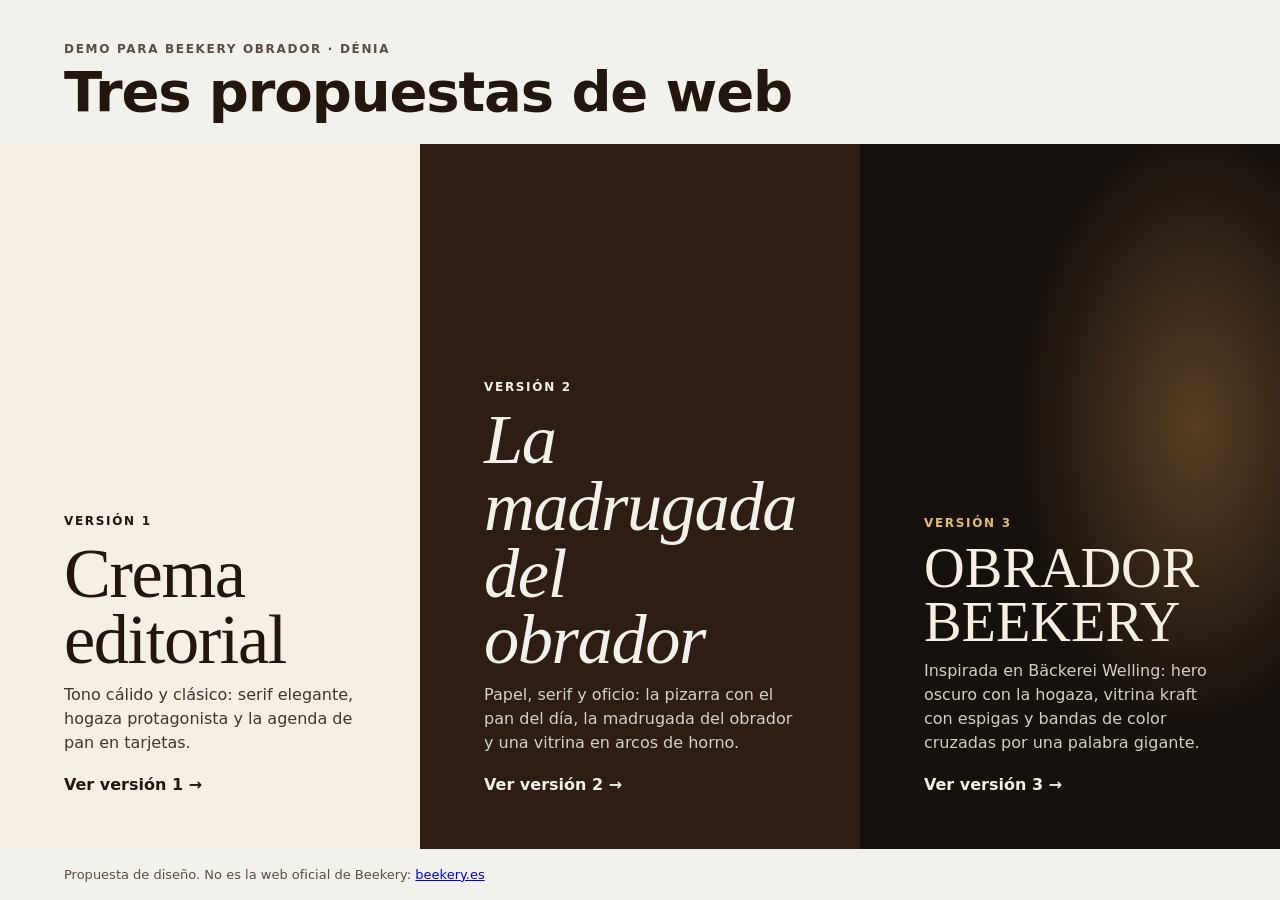
<file: versiones/index.html>
<!doctype html>
<html lang="es">
<head>
  <meta charset="utf-8" />
  <meta name="robots" content="noindex, nofollow" />
  <meta name="viewport" content="width=device-width, initial-scale=1" />
  <title>Beekery · Propuestas web</title>
  <link rel="icon" href="../v2/assets/img/logo-obrador.png" />
  <style>
    :root { --harina:#F3F1EC; --tinta:#22160F; --azul:#356F85; --amarillo:#F2C21B; --crema:#f5efe5; }
    * { box-sizing: border-box; }
    body { margin:0; min-height:100svh; background:var(--harina); color:var(--tinta);
      font: 16px/1.5 system-ui, -apple-system, "Segoe UI", sans-serif; display:flex; flex-direction:column; }
    header { padding: 40px clamp(16px,5vw,64px) 24px; }
    header p { margin:0 0 6px; font-size:12px; font-weight:600; letter-spacing:.14em; text-transform:uppercase; color:#5B4D44; }
    h1 { margin:0; font-size:clamp(32px,5vw,56px); line-height:1; letter-spacing:-.02em; }
    main { flex:1; display:grid; grid-template-columns:1fr 1fr 1fr; }
    a.opt { display:flex; flex-direction:column; justify-content:flex-end; gap:10px; padding:clamp(24px,4vw,56px) clamp(16px,5vw,64px);
      min-height:52svh; text-decoration:none; color:inherit; transition:filter .2s; }
    a.opt:hover { filter:brightness(.97); }
    a.opt:focus-visible { outline:3px solid var(--tinta); outline-offset:-6px; }
    .v1 { background:var(--crema); }
    a.opt.v2 { background:#2E1D13; color:var(--harina); }
    a.opt.v3 { background:#17110D; color:#F6EFE2; background-image: radial-gradient(60% 60% at 80% 40%, rgba(214,146,78,.35), transparent 70%); }
    .v3 .name { font-family: "Didot", "Bodoni 72", Georgia, serif; font-weight:400; text-transform:uppercase; letter-spacing:0; font-size:clamp(30px,4.4vw,60px); }
    .v3 .tag { color:#E3BC6C; }
    .tag { font-size:12px; font-weight:700; letter-spacing:.14em; text-transform:uppercase; }
    .name { font-size:clamp(34px,5.5vw,72px); line-height:.95; font-weight:800; letter-spacing:-.02em; }
    .v1 .name { font-family: Georgia, serif; font-weight:400; }
    .v2 .name { font-family: Georgia, serif; font-weight:400; font-style:italic; }
    .desc { max-width:30em; opacity:.85; }
    .go { margin-top:8px; font-weight:700; }
    footer { padding:16px clamp(16px,5vw,64px); font-size:13px; color:#5B4D44; }
    @media (max-width:980px){ main{ grid-template-columns:1fr; } a.opt{ min-height:40svh; } }
  </style>
</head>
<body>
  <header>
    <p>Demo para Beekery Obrador · Dénia</p>
    <h1>Tres propuestas de web</h1>
  </header>
  <main>
    <a class="opt v1" href="../v1/">
      <span class="tag">Versión 1</span>
      <span class="name">Crema editorial</span>
      <span class="desc">Tono cálido y clásico: serif elegante, hogaza protagonista y la agenda de pan en tarjetas.</span>
      <span class="go">Ver versión 1 →</span>
    </a>
    <a class="opt v2" href="../v2/">
      <span class="tag">Versión 2</span>
      <span class="name">La madrugada del obrador</span>
      <span class="desc">Papel, serif y oficio: la pizarra con el pan del día, la madrugada del obrador y una vitrina en arcos de horno.</span>
      <span class="go">Ver versión 2 →</span>
    </a>
    <a class="opt v3" href="../">
      <span class="tag">Versión 3</span>
      <span class="name">Obrador Beekery</span>
      <span class="desc">Inspirada en Bäckerei Welling: hero oscuro con la hogaza, vitrina kraft con espigas y bandas de color cruzadas por una palabra gigante.</span>
      <span class="go">Ver versión 3 →</span>
    </a>
  </main>
  <footer>Propuesta de diseño. No es la web oficial de Beekery: <a href="https://beekery.es/">beekery.es</a></footer>
</body>
</html>
</file>
<file: styles.css>
/* =========================================================
   Beekery v3 — «Obrador Beekery»
   Hero oscuro y cálido, kraft con espigas, bandas foto/color
   con una palabra gigante que las cruza.
   Ver docs/design-direction.md
   ========================================================= */

:root {
  --noche: #17110D;
  --noche-2: #231912;
  --kraft: #CDB991;
  --kraft-line: rgba(140, 96, 52, .38);
  --crema: #F6EFE2;
  --papel: #FBF7EF;
  --tinta: #2B1A10;
  --tinta-2: #5E4636;
  --cafe: #6A3B1C;
  --caramelo: #A8794C;
  --oro: #E3BC6C;
  --miel: #94592A;
  --salvia: #56693F;
  --cacao: #4A2A17;
  --azul: #3D7488;

  --f-display: "Bodoni Moda", "Didot", "Bodoni 72", Georgia, serif;
  --f-script: "Mrs Saint Delafield", "Snell Roundhand", cursive;
  --f-body: "Hanken Grotesk", system-ui, -apple-system, "Segoe UI", sans-serif;

  --pad: clamp(1.25rem, 6vw, 7rem);
  --ease: cubic-bezier(.2, .7, .2, 1);
}

*, *::before, *::after { box-sizing: border-box; }
html { -webkit-text-size-adjust: 100%; scroll-behavior: smooth; overflow-x: clip; }
body {
  margin: 0;
  background: var(--noche);
  color: var(--tinta);
  font: 400 1.0625rem/1.65 var(--f-body);
  -webkit-font-smoothing: antialiased;
  overflow-x: clip;
}
/* Grano de papel muy sutil */
body::after {
  content: "";
  position: fixed; inset: 0;
  pointer-events: none; z-index: 90;
  opacity: .07;
  background-image: url("data:image/svg+xml,%3Csvg xmlns='http://www.w3.org/2000/svg' width='220' height='220'%3E%3Cfilter id='n'%3E%3CfeTurbulence type='fractalNoise' baseFrequency='.85' numOctaves='3' stitchTiles='stitch'/%3E%3C/filter%3E%3Crect width='100%25' height='100%25' filter='url(%23n)'/%3E%3C/svg%3E");
}
img { max-width: 100%; height: auto; display: block; }
a { color: inherit; }
h1, h2, h3 { margin: 0; font-weight: 400; }
p { margin: 0 0 1em; }
strong { font-weight: 700; }
:focus-visible { outline: 2px solid var(--oro); outline-offset: 3px; }
.sr-only { position: absolute; width: 1px; height: 1px; overflow: hidden; clip: rect(0 0 0 0); white-space: nowrap; }
.skip { position: absolute; left: 1rem; top: -4rem; z-index: 200; background: var(--oro); color: var(--noche); padding: .7rem 1rem; text-decoration: none; }
.skip:focus { top: 1rem; }

.script { font-family: var(--f-script); font-weight: 400; text-transform: none; letter-spacing: 0; }

/* ---------- Botones y enlaces ---------- */
.btn {
  display: inline-flex; align-items: center; justify-content: center;
  min-height: 3.25rem; padding: .95rem 1.9rem;
  border: 2px solid transparent; border-radius: 999px;
  font: 700 .78rem/1 var(--f-body); letter-spacing: .2em; text-transform: uppercase;
  text-decoration: none; cursor: pointer; text-align: center;
  transition: background .3s var(--ease), color .3s var(--ease), border-color .3s var(--ease), transform .3s var(--ease);
}
.btn:hover { transform: translateY(-2px); }
.btn-oro { background: var(--oro); color: var(--noche); }
.btn-oro:hover { background: #F0CF8A; }
.btn-ghost { border-color: rgba(255,255,255,.85); color: #fff; }
.btn-ghost:hover { background: #fff; color: var(--noche); }
.btn-tinta { background: var(--tinta); color: var(--crema); }
.btn-tinta:hover { background: var(--cafe); }
.btn-line { border-color: var(--tinta); color: var(--tinta); }
.btn-line:hover { background: var(--tinta); color: var(--crema); }

.link {
  font: 700 .74rem/1.4 var(--f-body); letter-spacing: .18em; text-transform: uppercase;
  text-decoration: none; border-bottom: 1px solid currentColor; padding-bottom: .2rem;
  transition: opacity .2s;
}
.link:hover { opacity: .7; }
.link-light { color: #fff; }

/* Rótulo vertical */
.vert {
  position: absolute; margin: 0;
  writing-mode: vertical-rl; transform: rotate(180deg);
  font: 700 .72rem/1 var(--f-body); letter-spacing: .3em; text-transform: uppercase;
  white-space: nowrap;
}

/* Título doble: manuscrita sobre versales */
.duo { display: block; line-height: 1; }
.duo .script {
  display: block; position: relative; z-index: 1;
  font-size: clamp(3.6rem, 8vw, 8rem); line-height: .9;
  color: var(--caramelo);
  margin: 0 0 -.42em .15em;
  transform: rotate(-4deg); transform-origin: left bottom;
}
.duo .caps {
  display: block;
  font: 500 clamp(3.4rem, 9.5vw, 9.5rem)/.86 var(--f-display);
  text-transform: uppercase; letter-spacing: -.01em;
  color: var(--cafe);
}

/* ---------- Anillo de texto ---------- */
.ring text {
  font: 600 5px var(--f-body); letter-spacing: .3em; text-transform: uppercase;
  fill: currentColor;
}
.ring-badge text { font-size: 9px; font-weight: 700; }
@keyframes spin { to { transform: rotate(360deg); } }

/* =========================================================
   NAV
   ========================================================= */
.nav {
  position: fixed; inset: 0 0 auto; z-index: 60;
  display: flex; align-items: center; gap: 2.4rem;
  padding: 1.6rem var(--pad);
  color: #fff;
  transition: padding .35s var(--ease), background .35s var(--ease);
}
.nav.is-scrolled {
  padding-top: .8rem; padding-bottom: .8rem;
  background: rgba(23, 17, 13, .9);
  -webkit-backdrop-filter: blur(10px); backdrop-filter: blur(10px);
}
.nav-logo img { height: 2.6rem; width: auto; filter: brightness(0) invert(1); }
.nav-links { display: flex; gap: 2.2rem; margin-left: auto; }
.nav-links a {
  font: 500 .82rem/1 var(--f-display); letter-spacing: .22em; text-transform: uppercase;
  text-decoration: none; padding: .4rem 0; border-bottom: 1px solid transparent;
  transition: border-color .2s;
}
.nav-links a:hover, .nav-links a.is-current { border-color: var(--oro); }
.nav-status {
  margin: 0; display: flex; align-items: center; gap: .5rem;
  font: 500 .74rem/1.2 var(--f-body); letter-spacing: .04em; opacity: .85;
}
.nav-status i { width: .5rem; height: .5rem; border-radius: 50%; background: var(--caramelo); flex: none; }
.nav-status.is-open i { background: #8BC27A; box-shadow: 0 0 0 4px rgba(139,194,122,.2); }
.nav-cta {
  font: 700 .72rem/1 var(--f-body); letter-spacing: .2em; text-transform: uppercase;
  text-decoration: none; padding: .85rem 1.3rem; border: 1.5px solid rgba(255,255,255,.8); border-radius: 999px;
  transition: background .25s, color .25s;
}
.nav-cta:hover { background: #fff; color: var(--noche); }
.nav-burger { display: none; }

.sheet {
  position: fixed; inset: 0; z-index: 55;
  background: var(--noche); color: var(--crema);
  padding: 7rem var(--pad) 3rem;
  display: flex; flex-direction: column; justify-content: space-between;
  opacity: 0; visibility: hidden; transition: opacity .35s var(--ease), visibility .35s;
}
.sheet.is-open { opacity: 1; visibility: visible; }
.sheet nav { display: flex; flex-direction: column; gap: .4rem; }
.sheet nav a {
  font: 500 clamp(1.9rem, 8vw, 2.6rem)/1.15 var(--f-display); text-transform: uppercase; letter-spacing: .02em;
  text-decoration: none;
}
.sheet-foot { font-size: .95rem; opacity: .8; }

/* =========================================================
   HERO
   ========================================================= */
.hero {
  position: relative; overflow: hidden;
  min-height: 100vh; min-height: 100svh;
  display: flex; align-items: center;
  padding: 9rem var(--pad) 7rem calc(var(--pad) + 1.5rem);
  background: var(--noche); color: var(--crema);
}
.hero-glow {
  position: absolute; inset: 0;
  background:
    radial-gradient(48% 62% at 74% 52%, rgba(214, 146, 78, .5), transparent 72%),
    radial-gradient(32% 40% at 16% 22%, rgba(160, 118, 84, .33), transparent 70%),
    radial-gradient(70% 50% at 35% 105%, rgba(98, 60, 34, .7), transparent 70%),
    linear-gradient(180deg, #1C1510 0%, #17110D 100%);
}
.vert-hero { left: calc(var(--pad) * .45); bottom: 8rem; color: #fff; opacity: .9; }

.hero-copy { position: relative; z-index: 3; }
.hero-title { display: block; margin-bottom: 1.6rem; position: relative; z-index: 4; }
.hero-script {
  display: block; position: relative; z-index: 2;
  font-size: clamp(3.4rem, 8.5vw, 9rem); line-height: .8;
  color: var(--oro);
  margin: 0 0 -.38em .35em;
  transform: rotate(-6deg); transform-origin: left bottom;
}
.hero-name {
  display: block;
  font: 600 clamp(4.4rem, 13.6vw, 15rem)/.82 var(--f-display);
  font-variation-settings: "opsz" 40;
  text-transform: uppercase; letter-spacing: -.01em;
  color: #fff;
  text-shadow: 0 6px 40px rgba(0,0,0,.28);
}
.hero-sub {
  position: relative; z-index: 4;
  font: 400 clamp(1.5rem, 2.4vw, 2.5rem)/1.15 var(--f-display);
  color: #fff; margin-bottom: 1.4rem; max-width: 22ch;
}
.hero-text { max-width: 31rem; font-size: 1.12rem; color: rgba(246,239,226,.88); margin-bottom: 2.2rem; }
.hero-text strong { color: #fff; }
.hero-ctas { display: flex; flex-wrap: wrap; gap: .9rem; }

/* La hogaza recortada, grande y saliendo por la derecha */
.hero-visual {
  position: absolute; z-index: 2;
  right: -9vw; top: 52%;
  width: min(60vw, 960px); aspect-ratio: 1024 / 854;
  transform: translateY(-50%);
}
.hero-visual::before { /* luz cálida bajo la tabla */
  content: ""; position: absolute; inset: 8% 10% 4% 6%; border-radius: 50%;
  background: radial-gradient(closest-side, rgba(214,146,78,.55), transparent);
  filter: blur(30px);
}
.hero-bread {
  position: relative; width: 100%; height: auto;
  transform: rotate(-6deg);
  filter: drop-shadow(0 50px 60px rgba(0,0,0,.6));
}
/* Sello circular: tiene su propio fondo y no pisa ningún texto */
.hero-seal {
  position: absolute; z-index: 3;
  left: 9%; bottom: 4%; width: clamp(7rem, 9.5vw, 9rem); height: auto; aspect-ratio: 1;
  color: var(--oro);
  animation: spin 60s linear infinite;
}
.hero-seal .seal-bg { fill: var(--noche); stroke: rgba(227,188,108,.55); stroke-width: 1.5; }
.hero-seal text { font-size: 10.5px; font-weight: 700; letter-spacing: .32em; }
.hero-seal .seal-leaf { color: var(--oro); }

.hero-tag {
  position: absolute; z-index: 4;
  right: var(--pad); bottom: 2.4rem; left: auto;
  display: grid; gap: .3rem; max-width: 21rem;
  padding: 1rem 1.3rem 1.05rem;
  background: var(--papel); color: var(--tinta);
  text-decoration: none;
  box-shadow: 0 24px 50px -20px rgba(0,0,0,.6);
  transition: transform .3s var(--ease);
}
.hero-tag:hover { transform: translateY(-3px); }
.hero-tag-label { font: 700 .68rem/1.3 var(--f-body); letter-spacing: .2em; text-transform: uppercase; color: var(--miel); }
.hero-tag-text { font: 500 1.12rem/1.3 var(--f-display); }

/* El nombre, a la medida de la columna para que no choque con la foto */
.hero-name { font-size: clamp(4.4rem, 10.4vw, 11.5rem); }
.hero-copy { max-width: 46vw; }

/* Entrada del hero */
.js .hero-script, .js .hero-name, .js .hero-sub, .js .hero-text, .js .hero-ctas, .js .hero-visual, .js .hero-tag { opacity: 0; }
.is-ready .hero-script { animation: heroIn 1s var(--ease) .45s both; }
.is-ready .hero-name { animation: heroIn 1.1s var(--ease) .1s both; }
.is-ready .hero-sub { animation: heroIn 1s var(--ease) .6s both; }
.is-ready .hero-text { animation: heroIn 1s var(--ease) .72s both; }
.is-ready .hero-ctas { animation: heroIn 1s var(--ease) .84s both; }
.is-ready .hero-visual { animation: breadIn 1.5s var(--ease) 0s both; }
.is-ready .hero-tag { animation: heroIn 1s var(--ease) 1s both; }
@keyframes heroIn { from { opacity: 0; translate: 0 28px; } to { opacity: 1; translate: 0 0; } }
@keyframes breadIn { from { opacity: 0; translate: 6% 0; rotate: 8deg; } to { opacity: 1; translate: 0 0; rotate: 0deg; } }

/* =========================================================
   HOY
   ========================================================= */
.hoy {
  position: relative;
  display: grid; grid-template-columns: minmax(0, 1fr) minmax(0, 1.05fr); gap: 4rem 6vw;
  align-items: center;
  padding: clamp(5rem, 10vw, 9rem) var(--pad);
  background: var(--crema);
}
.hoy-intro { max-width: 27rem; margin: 2rem 0 2rem; color: var(--tinta-2); font-size: 1.1rem; }

.hoy-board {
  background: var(--papel);
  padding: clamp(1.5rem, 3.5vw, 3rem);
  box-shadow: 0 40px 70px -40px rgba(74, 42, 23, .45);
}
.hoy-week { display: grid; grid-template-columns: repeat(7, 1fr); gap: .35rem; margin-bottom: 2.2rem; }
.hoy-week button {
  position: relative;
  min-height: 3rem; padding: .6rem 0;
  border: 1px solid rgba(43,26,16,.2); border-radius: 999px; background: transparent;
  font: 500 .84rem/1 var(--f-display); letter-spacing: .12em; text-transform: uppercase;
  color: var(--tinta); cursor: pointer;
  transition: background .2s, color .2s, border-color .2s;
}
.hoy-week button:hover { border-color: var(--tinta); }
.hoy-week button[aria-selected="true"] { background: var(--cafe); border-color: var(--cafe); color: var(--crema); }
.hoy-week button.is-today::after {
  content: ""; position: absolute; left: 50%; bottom: -.6rem; width: .35rem; height: .35rem; margin-left: -.175rem;
  border-radius: 50%; background: var(--miel);
}
.hoy-stage { transition: opacity .2s; }
.hoy-stage.is-swapping { opacity: 0; }
.hoy-when { margin: 0 0 .3rem; font: 700 .72rem/1.3 var(--f-body); letter-spacing: .22em; text-transform: uppercase; color: var(--miel); }
.hoy-day { margin: 0 0 1.4rem; font: italic 400 clamp(2.4rem, 4.6vw, 3.8rem)/1 var(--f-display); color: var(--cafe); }
.hoy-list { list-style: none; margin: 0; padding: 0; }
.hoy-list li {
  display: flex; align-items: baseline; gap: .9rem;
  padding: .85rem 0; border-top: 1px solid rgba(43,26,16,.14);
  font: 400 clamp(1.25rem, 2vw, 1.6rem)/1.25 var(--f-display);
}
.hoy-list li::before { content: ""; flex: none; width: .45rem; height: .45rem; border-radius: 50%; background: var(--oro); transform: translateY(-.2rem); }
.hoy-list.is-rest li { font-style: italic; color: var(--tinta-2); }
.hoy-list.is-rest li::before { display: none; }
.hoy-noscript { grid-column: 1 / -1; }

/* =========================================================
   VITRINA
   ========================================================= */
.vitrina {
  position: relative; overflow: hidden;
  padding: clamp(5rem, 10vw, 9rem) var(--pad) clamp(5rem, 9vw, 8rem);
  background: var(--kraft);
}
.espiga { position: absolute; height: auto; aspect-ratio: 500 / 720; opacity: .55; pointer-events: none; }
.espiga-a { width: clamp(14rem, 27vw, 27rem); right: 1vw; top: 2rem; transform: rotate(-6deg); }
.espiga-b { display: none; }

.vitrina-head { position: relative; max-width: 50rem; margin-bottom: clamp(3rem, 6vw, 5rem); }
.vitrina-intro { max-width: 34rem; margin-top: 2rem; font-size: 1.1rem; }

.shelf {
  position: relative;
  display: grid; grid-template-columns: repeat(12, minmax(0, 1fr)); column-gap: 2vw;
  margin-bottom: clamp(4rem, 8vw, 7rem);
}
.card {
  position: relative; z-index: 2; display: block; overflow: hidden;
  aspect-ratio: 4 / 5;
  color: #fff; text-decoration: none;
  background: var(--noche-2);
  box-shadow: 0 34px 50px -26px rgba(60, 34, 14, .55);
}
.card img {
  position: absolute; inset: 0; width: 100%; height: 100%; object-fit: cover;
  transition: transform 1.1s var(--ease);
}
.card::after {
  content: ""; position: absolute; inset: 0;
  background: linear-gradient(180deg, transparent 52%, rgba(34,18,8,.78) 100%);
}
.card:hover img { transform: scale(1.06); }
.card-name {
  position: absolute; z-index: 1; left: 1.4rem; bottom: 2.6rem;
  font: 400 clamp(1.7rem, 2.6vw, 2.5rem)/1 var(--f-display);
}
.card-meta {
  position: absolute; z-index: 1; left: 1.4rem; bottom: 1.25rem;
  font: 700 .66rem/1 var(--f-body); letter-spacing: .2em; text-transform: uppercase; opacity: .9;
}
.card-arch { border-radius: 0; }

.shelf > .card:first-child { grid-column: 1 / 5; grid-row: 1; aspect-ratio: 3 / 4.1; }
.card-b { grid-column: 6 / 9; grid-row: 1; margin-top: 11vw; aspect-ratio: 3 / 4.4; }
.card-c { grid-column: 10 / 13; grid-row: 1; margin-top: 23vw; }
.card-d { grid-column: 2 / 5; grid-row: 2; margin-top: 19vw; }
.card-e { grid-column: 6 / 9; grid-row: 2; margin-top: 12vw; aspect-ratio: 3 / 4.2; }
.card-f { grid-column: 10 / 13; grid-row: 2; margin-top: 3vw; aspect-ratio: 3 / 4.3; }

.ring-badge {
  position: absolute; z-index: 3;
  left: 59%; top: 1vw; width: clamp(7rem, 12vw, 11rem); height: auto; aspect-ratio: 1;
  color: var(--cafe);
  animation: spin 50s linear infinite;
}

.ghost {
  grid-column: 1 / -1; grid-row: 2; align-self: start;
  position: relative; z-index: 1; margin: 1vw 0 0;
  font: 500 clamp(3.2rem, 10vw, 10rem)/.85 var(--f-display);
  text-transform: uppercase; color: rgba(140, 96, 52, .28);
  letter-spacing: -.01em;
}
.ghost span { display: block; }
.ghost em {
  position: absolute; left: 3vw; top: 4vw;
  font-size: clamp(3.6rem, 9vw, 9rem); line-height: 1; font-style: normal;
  color: var(--cafe); transform: rotate(-7deg);
}

/* Carta */
.carta {
  position: relative; z-index: 2;
  background: var(--papel);
  padding: clamp(1.75rem, 4vw, 3.5rem);
  box-shadow: 0 40px 70px -40px rgba(74, 42, 23, .5);
  scroll-margin-top: 6rem;
}
.carta-top { display: flex; flex-wrap: wrap; align-items: baseline; justify-content: space-between; gap: 1rem; margin-bottom: 1.6rem; }
.carta-title { font: 500 clamp(2.2rem, 4vw, 3.4rem)/1 var(--f-display); text-transform: uppercase; color: var(--cafe); }
.carta-tabs {
  display: flex; gap: 2rem; overflow-x: auto; scrollbar-width: none;
  border-bottom: 1px solid rgba(43,26,16,.18); margin-bottom: 2rem;
}
.carta-tabs::-webkit-scrollbar { display: none; }
.carta-tabs button {
  flex: none; padding: .9rem 0; margin-bottom: -1px;
  border: 0; border-bottom: 2px solid transparent; background: none;
  font: 500 .88rem/1 var(--f-display); letter-spacing: .18em; text-transform: uppercase;
  color: var(--tinta-2); cursor: pointer;
}
.carta-tabs button:hover { color: var(--tinta); }
.carta-tabs button[aria-selected="true"] { color: var(--cafe); border-color: var(--cafe); }
.carta-intro { max-width: 40rem; color: var(--tinta-2); margin-bottom: 1.5rem; }
.carta-intro a { color: var(--cafe); }
.items {
  list-style: none; margin: 0; padding: 0;
  columns: 3 14rem; column-gap: 3rem;
}
.items li {
  break-inside: avoid;
  padding: .7rem 0; border-bottom: 1px dotted rgba(43,26,16,.3);
  font: 400 1.12rem/1.3 var(--f-display);
}
.items b {
  display: inline-block; margin-left: .35rem; padding: .18rem .45rem .14rem;
  font: 700 .58rem/1 var(--f-body); letter-spacing: .14em; text-transform: uppercase; vertical-align: .2em;
  color: var(--crema); background: var(--salvia); border-radius: 2px;
}
.items-sub { margin: 1.4rem 0 0; font-style: italic; color: var(--tinta-2); }

/* =========================================================
   BANDAS foto / color
   ========================================================= */
.band {
  position: relative; overflow: hidden;
  display: grid; grid-template-columns: 1fr 1fr;
  min-height: 100vh;
  color: var(--crema);
  background: var(--band, var(--miel));
}
.band-miel { --band: var(--miel); }
.band-salvia { --band: var(--salvia); }
.band-cacao { --band: var(--cacao); }
.band-azul { --band: var(--azul); }

.band-photo { position: relative; margin: 0; min-height: 60vh; overflow: hidden; }
.band-photo img { position: absolute; inset: 0; width: 100%; height: 100%; object-fit: cover; }
.band-photo-bn img { filter: grayscale(1) contrast(1.12) brightness(1.02); }
.band-azul .band-photo img { object-position: 45% 40%; }
.band-rev .band-photo { order: 2; }

.band-panel {
  position: relative;
  padding: clamp(5rem, 9vw, 9rem) clamp(4rem, 8vw, 9rem) calc(clamp(4rem, 13vw, 15rem) + 5rem) clamp(2rem, 6vw, 7rem);
  max-width: 50rem;
}
.band-rev .band-panel { padding-left: clamp(4rem, 8vw, 9rem); padding-right: clamp(2rem, 6vw, 7rem); justify-self: end; }
.band-panel .vert { right: 2.2rem; top: clamp(5rem, 9vw, 9rem); opacity: .85; transform: none; }
.band-rev .band-panel .vert { right: auto; left: 2.2rem; transform: rotate(180deg); }
.band-panel p { color: rgba(246,239,226,.9); }
.band-panel strong { color: #fff; }

.band-panel .band-script {
  font-size: clamp(2.8rem, 5vw, 4.8rem); line-height: 1;
  color: var(--oro);
  margin: 0 0 1.5rem -.1em; transform: rotate(-4deg); transform-origin: left;
}
.band-panel .band-kicker { font: 700 .74rem/1.4 var(--f-body); letter-spacing: .22em; text-transform: uppercase; color: var(--oro); }
.band-lede { font-size: 1.15rem; }
.band-panel .band-quote { font: italic 400 clamp(1.4rem, 2.2vw, 1.9rem)/1.3 var(--f-display); color: #fff; margin-bottom: 1.6rem; }
.band-panel .band-note { font: italic 400 1.4rem/1.3 var(--f-display); color: #fff; margin-top: 1.8rem; }

.band-word {
  position: absolute; z-index: 3; left: 0; right: 0; bottom: clamp(1.5rem, 3vw, 3rem);
  margin: 0; text-align: center; white-space: nowrap; pointer-events: none;
  font: 500 clamp(4rem, 13.2vw, 16rem)/.8 var(--f-display);
  text-transform: uppercase; letter-spacing: -.015em;
  color: #fff;
}

/* Pasos de la madrugada */
.steps { list-style: none; margin: 2.2rem 0 0; padding: 0; display: grid; grid-template-columns: repeat(4, 1fr); gap: .8rem; }
.steps li { display: grid; gap: .6rem; align-content: start; }
.steps img { width: 100%; aspect-ratio: 3 / 4; object-fit: cover; }
.steps img { border-radius: 0; }
.steps span { font: 700 .66rem/1.3 var(--f-body); letter-spacing: .18em; text-transform: uppercase; }

/* Cadena del trigo */
.chain { list-style: none; margin: 2rem 0; padding: 0; display: grid; grid-template-columns: repeat(4, 1fr); border-top: 1px solid rgba(255,255,255,.3); }
.chain li { padding: 1rem .5rem 0 0; font: 400 1.15rem/1.2 var(--f-display); }
.chain span { display: block; margin-bottom: .35rem; font: italic 400 .95rem/1 var(--f-display); color: var(--oro); }
.partners { display: flex; flex-wrap: wrap; align-items: center; gap: 1.4rem 1.8rem; margin-top: 2.2rem; }
.partners img { height: 4.6rem; width: auto; }
.partners .partner-blat { height: 5.4rem; }

/* Hermanos */
.facts { list-style: none; margin: 2.2rem 0; padding: 0; display: grid; grid-template-columns: 1fr 1fr; gap: 0 2rem; }
.facts li { padding: .9rem 0; border-top: 1px solid rgba(255,255,255,.25); font-size: .92rem; color: rgba(246,239,226,.8); }
.facts strong { display: block; font: 400 1.35rem/1.2 var(--f-display); color: #fff; }
.review { margin: 0; padding: 1.6rem 0 0; border-top: 1px solid rgba(255,255,255,.25); }
.band-panel .review p { font: italic 400 1.25rem/1.4 var(--f-display); color: #fff; }
.review footer { font: 700 .66rem/1.4 var(--f-body); letter-spacing: .16em; text-transform: uppercase; color: var(--oro); }
.band-panel .band-sign { font-size: clamp(3rem, 5vw, 4.6rem); line-height: 1; color: var(--oro); margin: 1.6rem 0 0; text-align: right; transform: rotate(-5deg); }

/* Formulario de encargos */
.order { display: grid; grid-template-columns: 1fr 1fr; gap: 1.1rem 1.2rem; margin-top: 2rem; }
.field { display: grid; gap: .45rem; }
.field-full { grid-column: 1 / -1; }
.field > span { font: 700 .68rem/1.3 var(--f-body); letter-spacing: .18em; text-transform: uppercase; }
.field small { text-transform: none; letter-spacing: 0; font-weight: 400; opacity: .8; }
.field input, .field select, .field textarea {
  width: 100%; min-height: 3.1rem; padding: .75rem 0;
  border: 0; border-bottom: 1.5px solid rgba(255,255,255,.55); border-radius: 0;
  background: transparent; color: #fff;
  font: 400 1.15rem/1.3 var(--f-display);
  -webkit-appearance: none; appearance: none;
}
.field select {
  background-image: url("data:image/svg+xml,%3Csvg xmlns='http://www.w3.org/2000/svg' width='12' height='8'%3E%3Cpath d='M1 1l5 5 5-5' fill='none' stroke='white' stroke-width='1.6'/%3E%3C/svg%3E");
  background-repeat: no-repeat; background-position: right .2rem center; padding-right: 1.6rem;
}
.field select option { color: var(--tinta); }
.field input::placeholder, .field textarea::placeholder { color: rgba(255,255,255,.55); }
.field input:focus, .field select:focus, .field textarea:focus { outline: none; border-bottom-color: var(--oro); }
.field input[type="date"]::-webkit-calendar-picker-indicator { filter: invert(1); }
.field.is-invalid input { border-bottom-color: #FFB4A0; }
.field.is-invalid > span::after { content: " · obligatorio"; color: #FFD2C4; }
.order .btn { margin-top: .6rem; }
.band-panel .order-hint { grid-column: 1 / -1; font-size: .88rem; margin: 0; opacity: .8; }

/* =========================================================
   VISITA
   ========================================================= */
.visita {
  position: relative; overflow: hidden;
  padding: clamp(5rem, 10vw, 9rem) var(--pad);
  background: var(--crema);
}
.espiga-c { width: clamp(13rem, 24vw, 24rem); right: 1vw; top: 1rem; transform: rotate(8deg); }
.visita-intro { margin: 1.6rem 0 3.5rem; color: var(--tinta-2); font-size: 1.1rem; }
.visita-grid { position: relative; display: grid; grid-template-columns: 1.05fr 1fr .95fr; gap: 3rem; align-items: start; margin-bottom: 3.5rem; }
.sede-n { font: 700 .7rem/1.3 var(--f-body); letter-spacing: .2em; text-transform: uppercase; color: var(--miel); }
.sede h3 { font: 400 clamp(1.7rem, 2.6vw, 2.3rem)/1.1 var(--f-display); margin-bottom: 1.4rem; color: var(--cafe); }
.hours { width: 100%; border-collapse: collapse; margin-bottom: 1.6rem; }
.hours th, .hours td { padding: .6rem 0; border-bottom: 1px solid rgba(43,26,16,.14); text-align: left; font-weight: 400; }
.hours td { text-align: right; font-variant-numeric: tabular-nums; }
.hours tr.is-today th, .hours tr.is-today td { font-weight: 700; color: var(--cafe); }
.hours tr.is-today th::after { content: " · hoy"; font-weight: 400; color: var(--miel); }
.hours tr.is-closed td { color: var(--tinta-2); font-style: italic; }
.sede-note { color: var(--tinta-2); }
.visita-actions { display: flex; flex-wrap: wrap; gap: .7rem; margin: 2.2rem 0 1.2rem; }
.delivery { font-size: .95rem; color: var(--tinta-2); }
.tgtg { background: var(--salvia); color: var(--crema); padding: 2rem; }
.tgtg-kicker { font: 700 .68rem/1.3 var(--f-body); letter-spacing: .2em; text-transform: uppercase; color: var(--oro); }
.tgtg h3 { font: 400 1.6rem/1.15 var(--f-display); margin-bottom: 1rem; }
.tgtg p:not(.tgtg-kicker) { font-size: .96rem; opacity: .9; }
.map { aspect-ratio: 21 / 8; background: var(--kraft); }
.map iframe { width: 100%; height: 100%; border: 0; filter: sepia(.35) saturate(.85); }

/* =========================================================
   FOOTER
   ========================================================= */
.footer {
  display: grid; grid-template-columns: 1.4fr 1fr 1fr; gap: 3rem;
  padding: clamp(4rem, 8vw, 6rem) var(--pad) 2.5rem;
  background: var(--noche); color: rgba(246,239,226,.82);
  font-size: .98rem;
}
.footer-brand img { height: 3.4rem; width: auto; filter: brightness(0) invert(1); margin-bottom: 1rem; }
.footer-brand > p:last-child { max-width: 24rem; }
.footer-motto { display: flex; align-items: center; gap: .6rem; font: italic 400 1.3rem/1.2 var(--f-display); color: var(--oro); }
.footer .hoja { width: 2rem; height: 1rem; }
.footer h2 { font: 500 1.4rem/1 var(--f-display); text-transform: uppercase; letter-spacing: .06em; color: #fff; margin-bottom: 1.2rem; }
.footer a { text-decoration: none; border-bottom: 1px solid rgba(246,239,226,.3); }
.footer a:hover { border-color: var(--oro); }
.footer-legal { grid-column: 1 / -1; margin: 1rem 0 0; padding-top: 1.6rem; border-top: 1px solid rgba(246,239,226,.14); font-size: .82rem; opacity: .7; }

.dock { display: none; }

/* =========================================================
   Apariciones
   ========================================================= */
.rv { opacity: 0; translate: 0 26px; transition: opacity .9s var(--ease), translate .9s var(--ease); }
.rv.is-in { opacity: 1; translate: 0 0; }

/* =========================================================
   RESPONSIVE
   ========================================================= */
@media (max-width: 1180px) {
  .nav-status { display: none; }
  .nav-links { gap: 1.6rem; }
}

@media (max-width: 1024px) {
  .hoy { grid-template-columns: 1fr; }
  .visita-grid { grid-template-columns: 1fr 1fr; }
  .tgtg { grid-column: 1 / -1; }
}

@media (max-width: 860px) {
  body { font-size: 1rem; padding-bottom: 3.6rem; }

  .nav { padding: 1rem 1.25rem; gap: 1rem; }
  .nav.is-scrolled { padding-top: .7rem; padding-bottom: .7rem; }
  .nav-logo img { height: 2.1rem; }
  .nav-links, .nav-status { display: none; }
  .nav-cta { margin-left: auto; padding: .75rem 1.05rem; font-size: .66rem; }
  .nav-burger {
    display: grid; place-content: center; gap: 6px;
    width: 2.9rem; height: 2.9rem; padding: 0;
    border: 0; background: transparent; color: #fff; cursor: pointer;
  }
  .nav-burger span { display: block; width: 26px; height: 2px; background: currentColor; transition: transform .3s var(--ease); }
  .nav.is-open .nav-burger span:first-child { transform: translateY(4px) rotate(45deg); }
  .nav.is-open .nav-burger span:last-child { transform: translateY(-4px) rotate(-45deg); }

  /* Hero */
  .hero { display: block; min-height: 0; padding: 7.5rem 1.25rem 1.5rem; }
  .vert-hero { display: none; }
  .hero-script { font-size: 17vw; margin-left: .2em; }
  .hero-name { font-size: 18.6vw; }
  .hero-sub { font-size: 1.55rem; }
  .hero-text { font-size: 1.02rem; }
  .hero-ctas .btn { flex: 1 1 100%; }
  .hero-copy { max-width: none; }
  .hero-name { font-size: 18.6vw; }
  .hero-visual { position: relative; top: auto; right: auto; width: 122vw; margin: 1.2rem 0 0 -6vw; transform: none; }
  .hero-seal { left: auto; right: 30vw; bottom: auto; top: -1.6rem; width: 5.4rem; }
  .hero-tag { position: relative; right: auto; bottom: auto; margin: -2.2rem 0 0; max-width: 18rem; }

  /* Hoy */
  .hoy { gap: 2.5rem; }
  .hoy-week { gap: .25rem; }
  .hoy-week button { font-size: .7rem; letter-spacing: .04em; min-height: 2.75rem; }

  /* Vitrina */
  .espiga-a { width: 11rem; right: -2.5rem; top: 1rem; }
  .espiga-b { display: none; }
  .shelf { grid-template-columns: 1fr 1fr; column-gap: .9rem; }
  .shelf > .card { grid-column: auto; grid-row: auto; aspect-ratio: 3 / 4; margin: 0 0 .9rem; }
  .shelf > .card:nth-of-type(2n) { margin-top: 3.5rem; margin-bottom: -2.6rem; }
  .card-name { left: 1rem; bottom: 2.1rem; font-size: 1.45rem; }
  .card-meta { left: 1rem; bottom: 1rem; font-size: .56rem; letter-spacing: .14em; }
  .ring-badge { left: auto; right: 1.2rem; top: -.6rem; width: 5.6rem; }
  .shelf > .card:first-child { grid-column: auto; grid-row: auto; aspect-ratio: 3 / 4; }
  .duo .caps { font-size: 12.6vw; }
  .duo .script { font-size: 15vw; }
  .ghost { display: none; }
  .shelf { margin-bottom: 5rem; }
  .carta-tabs { gap: 1.4rem; }
  .items { columns: 1; }

  /* Bandas */
  .band { grid-template-columns: 1fr; min-height: 0; }
  .band-rev .band-photo { order: 0; }
  .band-photo { min-height: 0; height: 74vw; }
  .band-panel, .band-rev .band-panel {
    padding: calc(8vw + 2.2rem) 1.25rem 3.5rem; max-width: none; justify-self: stretch;
  }
  .band-panel .vert, .band-rev .band-panel .vert { display: none; }
  .band-word {
    top: calc(74vw - 6vw); bottom: auto;
    font-size: 14vw;
  }
  .steps { gap: .6rem; }
  .steps span { font-size: .56rem; letter-spacing: .1em; }
  .chain { grid-template-columns: 1fr 1fr; }
  .chain li { padding-bottom: .8rem; }
  .facts { grid-template-columns: 1fr; }

  /* Visita */
  .visita-grid { grid-template-columns: 1fr; gap: 2.6rem; }
  .espiga-c { width: 10.5rem; right: -2.5rem; }
  .map { aspect-ratio: 4 / 3.4; margin: 0 -1.25rem; }

  .footer { grid-template-columns: 1fr; gap: 2rem; }

  .dock {
    position: fixed; inset: auto 0 0; z-index: 70;
    display: grid; grid-template-columns: repeat(3, 1fr);
    background: var(--noche); border-top: 1px solid rgba(246,239,226,.12);
    padding-bottom: env(safe-area-inset-bottom);
  }
  .dock a {
    display: grid; place-items: center; min-height: 3.6rem;
    font: 700 .7rem/1 var(--f-body); letter-spacing: .16em; text-transform: uppercase;
    color: var(--crema); text-decoration: none;
  }
  .dock a + a { border-left: 1px solid rgba(246,239,226,.12); }
  .dock a:nth-child(2) { background: var(--oro); color: var(--noche); }
}

@media (max-width: 380px) {
  .order { grid-template-columns: 1fr; }
}

@media (prefers-reduced-motion: reduce) {
  html { scroll-behavior: auto; }
  *, *::before, *::after { animation: none !important; transition: none !important; }
  .js .hero-script, .js .hero-name, .js .hero-sub, .js .hero-text, .js .hero-ctas, .js .hero-visual, .js .hero-tag { opacity: 1; }
}

/* Bodoni a tamaño grande: algo más de peso y óptica de titular para que los perfiles finos aguanten */
.duo .caps, .band-word, .ghost, .carta-title { font-weight: 600; font-variation-settings: "opsz" 40; }

/* v3-2: nota diaria del pan y horario corto del segundo obrador */
.hoy-daily { max-width: 27rem; margin: -1rem 0 2rem; padding-left: .9rem; border-left: 2px solid var(--oro); color: var(--tinta-2); font-size: .98rem; }
.hours-short { margin-top: .4rem; }
.sede-note a { color: var(--cafe); }
@media (max-width: 860px) { .steps { grid-template-columns: repeat(2, 1fr); row-gap: 1.1rem; } .steps span { font-size: .62rem; } }

/* v3-3: foto de cada obrador */
.sede-photo { margin: 0 0 1.4rem; aspect-ratio: 4 / 3; overflow: hidden; border-radius: 0; box-shadow: 0 30px 50px -30px rgba(60,34,14,.5); }
.sede-photo img { width: 100%; height: 100%; object-fit: cover; }
.sede-new .sede-photo img { object-position: 50% 60%; }
.sede:not(.sede-new) .sede-photo img { object-position: 50% 0%; }
.sede .visita-actions { margin: 1.6rem 0 1rem; }

/* =========================================================
   v3-4 · DOS OBRADORES: dos tarjetas gemelas con el mismo peso
   ========================================================= */
.obradores {
  position: relative;
  display: grid; grid-template-columns: minmax(0, 1fr) clamp(3.5rem, 6vw, 6rem) minmax(0, 1fr);
  align-items: stretch;
  margin-top: clamp(2.5rem, 5vw, 4rem);
}
.obr {
  display: flex; flex-direction: column;
  background: var(--papel);
  padding: clamp(1.1rem, 2.4vw, 2rem);
  box-shadow: 0 40px 70px -45px rgba(74, 42, 23, .5);
}
.obr-photo {
  margin: 0 0 1.6rem; aspect-ratio: 16 / 10; overflow: hidden;
  border-radius: 0;
}
.obr-photo img { width: 100%; height: 100%; object-fit: cover; transition: transform 1.2s var(--ease); }
.obr:hover .obr-photo img { transform: scale(1.04); }
[data-sede="gandia"] .obr-photo img { object-position: 50% 8%; }
[data-sede="madrigueres"] .obr-photo img { object-position: 50% 62%; }

.obr-head { display: flex; align-items: flex-end; gap: 1rem; margin-bottom: 1.1rem; }
.obr-n {
  font: 600 clamp(3.4rem, 6vw, 5.4rem)/.78 var(--f-display); font-variation-settings: "opsz" 40;
  color: var(--caramelo);
}
.obr-kicker { margin: 0 0 .35rem; font: 700 .68rem/1.3 var(--f-body); letter-spacing: .22em; text-transform: uppercase; color: var(--miel); }
.obr h3 { font: 500 clamp(1.8rem, 2.8vw, 2.5rem)/1 var(--f-display); color: var(--cafe); }

.obr-status {
  align-self: flex-start; display: inline-flex; align-items: center; gap: .55rem;
  margin: 0 0 1rem; padding: .5rem .95rem .5rem .8rem; border-radius: 999px;
  background: rgba(43, 26, 16, .06);
  font: 600 .82rem/1.2 var(--f-body); color: var(--tinta-2);
}
.obr-status i { width: .55rem; height: .55rem; border-radius: 50%; background: var(--caramelo); flex: none; }
.obr-status.is-open { background: rgba(86, 105, 63, .14); color: var(--salvia); }
.obr-status.is-open i { background: #6F9A5B; box-shadow: 0 0 0 4px rgba(111, 154, 91, .22); animation: pulse 2.4s ease-in-out infinite; }
@keyframes pulse { 50% { box-shadow: 0 0 0 7px rgba(111, 154, 91, 0); } }
.obr-addr { color: var(--tinta-2); margin-bottom: 1.2rem; }

.obr-hours { width: 100%; border-collapse: collapse; }
.obr-hours th, .obr-hours td { padding: .75rem .6rem; border-bottom: 1px solid rgba(43, 26, 16, .13); text-align: left; font-weight: 400; }
.obr-hours tr:first-child th, .obr-hours tr:first-child td { border-top: 1px solid rgba(43, 26, 16, .13); }
.obr-hours td { text-align: right; font: 500 1.15rem/1.2 var(--f-display); font-variant-numeric: lining-nums tabular-nums; }
.obr-hours tr.is-closed td { font-style: italic; color: var(--tinta-2); }
.obr-hours tr.is-today { background: rgba(227, 188, 108, .22); }
.obr-hours tr.is-today th { font-weight: 700; color: var(--cafe); }
.obr-hours tr.is-today th::after { content: " · hoy"; font-weight: 400; color: var(--miel); }

.obr-actions { display: flex; flex-wrap: wrap; gap: .6rem; margin: 1.5rem 0; }
.obr-actions .btn { flex: 1 1 auto; padding-left: 1.3rem; padding-right: 1.3rem; }

.obr-map { margin-top: auto; aspect-ratio: 4 / 3; overflow: hidden; background: var(--kraft); }
.obr-map iframe { width: 100%; height: 100%; border: 0; filter: sepia(.35) saturate(.85); transition: filter .4s; }
.obr-map:hover iframe { filter: none; }

/* El «&» que une los dos obradores */
.obr-amp { position: relative; display: flex; align-items: center; justify-content: center; }
.obr-amp::before { content: ""; position: absolute; top: 6%; bottom: 6%; left: 50%; width: 1px; background: var(--kraft-line); }
.obr-amp span {
  position: relative; padding: .4rem 0;
  font-size: clamp(3.6rem, 6vw, 5.6rem); line-height: 1; color: var(--oro);
  background: var(--crema);
}

/* Franja de abajo: Too Good To Go, Glovo y WhatsApp */
.visita-extra { margin-top: clamp(2.5rem, 5vw, 4rem); display: grid; gap: 1.4rem; }
.visita-extra .tgtg { display: grid; grid-template-columns: 1.1fr 1.5fr auto; gap: 1rem 2.5rem; align-items: center; padding: 1.8rem 2.2rem; }
.visita-extra .tgtg h3 { margin: 0; font-size: 1.45rem; }
.visita-extra .tgtg p { margin: 0; }
.visita-extra .tgtg .tgtg-kicker { margin-bottom: .4rem; }
.visita-extra .delivery { margin: 0; text-align: center; }
.visita-extra .delivery a { color: var(--cafe); }

@media (max-width: 1024px) {
  .visita-extra .tgtg { grid-template-columns: 1fr; }
}
@media (max-width: 860px) {
  .obradores { grid-template-columns: 1fr; }
  .obr-amp { height: 5.5rem; }
  .obr-amp::before { top: 50%; bottom: auto; left: 8%; right: 8%; width: auto; height: 1px; }
  .obr-amp span { padding: 0 .9rem; font-size: 4.2rem; }
  .obr { margin: 0 -.25rem; }
  .obr-actions .btn { flex: 1 1 100%; }
  .visita-extra .tgtg { padding: 1.6rem 1.4rem; }
  .visita-extra .delivery { text-align: left; }
}
@media (prefers-reduced-motion: reduce) { .obr-status.is-open i { animation: none; } }
.obr-hours td { font: 600 1rem/1.2 var(--f-body); white-space: nowrap; letter-spacing: .01em; }
.obr-hours tr.is-closed td { font-weight: 400; }
@media (max-width: 860px) {
  .obr h3 { font-size: 1.8rem; }
  .obr-hours th { font-size: .95rem; }
  .obr-hours th, .obr-hours td { padding: .7rem .45rem; }
}

/* =========================================================
   v3-5 · Mapas ilustrados (OpenStreetMap) con pin y etiquetas
   ========================================================= */
.obr-map { position: relative; aspect-ratio: 4 / 3; overflow: hidden; background: var(--papel); border: 1px solid rgba(43,26,16,.14); }
.obr-map img { position: absolute; inset: 0; width: 100%; height: 100%; object-fit: cover; }

.map-chip, .map-street, .map-other, .map-pin { position: absolute; z-index: 2; }
.map-chip {
  display: inline-flex; align-items: center; gap: .4rem; white-space: nowrap;
  transform: translate(-.55rem, -50%);
  padding: .32rem .7rem .32rem .5rem; border-radius: 999px;
  background: var(--azul); color: #fff;
  font: 700 clamp(.5rem, .9vw, .64rem)/1 var(--f-body); letter-spacing: .14em; text-transform: uppercase;
  box-shadow: 0 6px 14px -8px rgba(23,17,13,.6);
}
.map-chip::before { content: ""; width: .5rem; height: .5rem; border-radius: 50%; background: var(--oro); flex: none; }
.map-chip.is-left { flex-direction: row-reverse; transform: translate(calc(-100% + .55rem), -50%); padding: .32rem .5rem .32rem .7rem; }
.map-street {
  transform: translate(-50%, -50%); white-space: nowrap;
  padding: .15rem .45rem; background: rgba(251,247,239,.86);
  font: italic 500 clamp(.62rem, 1.05vw, .82rem)/1.1 var(--f-display); color: var(--cafe);
}
.map-other {
  transform: translate(-50%, -50%);
  display: grid; place-items: center; width: 1.9rem; height: 1.9rem; border-radius: 50%;
  background: var(--cafe); color: var(--crema); border: 2px solid var(--papel);
  font: 600 .72rem/1 var(--f-display); box-shadow: 0 6px 14px -6px rgba(23,17,13,.6);
}
/* Pin de Beekery con halo y la etiqueta «¡Aquí!» */
.map-pin { width: 0; height: 0; }
.map-pin::before { /* halo */
  content: ""; position: absolute; left: 0; top: 0; width: 4.6rem; height: 1.8rem;
  transform: translate(-50%, -50%); border-radius: 50%;
  border: 3px solid rgba(180, 71, 47, .45); background: rgba(180, 71, 47, .1);
}
.map-pin::after { /* gota */
  content: "B"; position: absolute; left: 0; top: 0;
  width: 2.3rem; height: 2.3rem; transform: translate(-50%, -100%) translateY(-.35rem);
  display: grid; place-items: center;
  border-radius: 50% 50% 50% 0; background: var(--azul); color: #fff;
  font: 600 1.05rem/1 var(--f-display);
  box-shadow: 0 10px 18px -8px rgba(23,17,13,.7);
  clip-path: none;
}
.map-pin::after { border-radius: 50% 50% 4px 50%; transform: translate(-50%, -100%) translateY(-.2rem) rotate(45deg); }
.map-here {
  position: absolute; right: 1.6rem; bottom: 2.4rem;
  display: grid; gap: .15rem; white-space: nowrap;
  padding: .5rem .8rem .55rem; background: var(--oro); color: var(--cacao);
  transform: rotate(-5deg); transform-origin: right bottom;
  font: italic 600 clamp(1.15rem, 2vw, 1.6rem)/1 var(--f-display);
  box-shadow: 0 12px 22px -12px rgba(23,17,13,.7);
}
.map-here small { font: 700 .54rem/1.2 var(--f-body); font-style: normal; letter-spacing: .16em; text-transform: uppercase; }
.map-credit {
  position: absolute; z-index: 2; right: .4rem; bottom: .35rem;
  padding: .1rem .35rem; background: rgba(251,247,239,.85);
  font: 500 .58rem/1.2 var(--f-body); color: var(--tinta-2); text-decoration: none;
}
.map-credit:hover { text-decoration: underline; }
@media (max-width: 860px) {
  .map-chip { padding: .26rem .55rem .26rem .42rem; letter-spacing: .08em; }
  .map-here { right: 1.3rem; bottom: 2.1rem; padding: .4rem .65rem .45rem; }
  .map-pin::before { width: 3.6rem; height: 1.4rem; }
  .map-pin::after { width: 1.9rem; height: 1.9rem; font-size: .9rem; }
}
/* pin: círculo con la B + punta triangular; el halo marca el punto exacto */
.map-pin {
  width: 0; height: 0;
  border: .55rem solid transparent; border-top: .75rem solid var(--azul); border-bottom: 0;
  transform: translate(-50%, -100%);
}
.map-pin::before { left: 0; top: 0; transform: translate(-50%, -50%); z-index: -1; }
.map-pin::after {
  left: 0; top: -.75rem; border-radius: 50%;
  transform: translate(-50%, -100%) translateY(.2rem);
  border: 2px solid var(--papel);
}
@media (max-width: 860px) { .map-pin::after { top: -.75rem; } }
.map-here.is-right { right: auto; left: 1.6rem; transform: rotate(4deg); transform-origin: left bottom; }
@media (max-width: 860px) {
  .map-here { font-size: 1.05rem; padding: .35rem .6rem .4rem; }
  .map-here small { display: none; }
  .map-here.is-right { left: 1.3rem; }
  .map-street { font-size: .6rem; }
}

/* v3-6: el pin y «¡Aquí!» abren Google Maps */
a.map-pin { text-decoration: none; cursor: pointer; }
a.map-pin .map-here { transition: transform .3s var(--ease), box-shadow .3s var(--ease); }
a.map-pin:hover .map-here, a.map-pin:focus-visible .map-here { transform: rotate(-5deg) translateY(-3px); box-shadow: 0 18px 26px -12px rgba(23,17,13,.75); }
a.map-pin:hover .map-here.is-right, a.map-pin:focus-visible .map-here.is-right { transform: rotate(4deg) translateY(-3px); }
a.map-pin .map-here small::after { content: " ↗"; }
a.map-pin:focus-visible { outline: none; }
a.map-pin:focus-visible .map-here { outline: 2px solid var(--cafe); outline-offset: 3px; }
</file>
<file: v1/styles.css>
/* =========================================================
   Beekery — obrador artesano, Dénia
   Paleta: harina, corteza y el azul de la marca
   ========================================================= */

:root {
  --bg: #f5efe5;
  --bg-2: #ece3d4;
  --paper: #fffdf8;
  --ink: #231a13;
  --ink-soft: #4d4037;
  --mute: #7d6e62;
  --blue: #5f95a6;
  --blue-deep: #24505e;
  --blue-ink: #163843;
  --wheat: #b8914a;
  --green: #1c6b45;
  --line: rgba(35, 26, 19, 0.14);
  --line-light: rgba(245, 239, 229, 0.16);

  --f-display: "DM Serif Display", Georgia, "Times New Roman", serif;
  --f-body: "Instrument Sans", system-ui, -apple-system, "Segoe UI", sans-serif;
  --f-mono: "DM Mono", ui-monospace, "SFMono-Regular", Consolas, monospace;

  --gutter: clamp(16px, 4vw, 48px);
  --section: clamp(88px, 12vw, 168px);
  --radius: 22px;
  --ease: cubic-bezier(0.2, 0.7, 0.2, 1);
}

/* ---------- Base ---------- */
*, *::before, *::after { box-sizing: border-box; }
html { scroll-behavior: smooth; scroll-padding-top: 84px; -webkit-text-size-adjust: 100%; }
body {
  margin: 0;
  background: var(--bg);
  color: var(--ink);
  font-family: var(--f-body);
  font-size: 1.0625rem;
  line-height: 1.6;
  -webkit-font-smoothing: antialiased;
  overflow-x: hidden;
}
/* Textura de harina muy sutil */
body::after {
  content: "";
  position: fixed;
  inset: 0;
  pointer-events: none;
  z-index: 100;
  opacity: 0.07;
  mix-blend-mode: multiply;
  background-image: url("data:image/svg+xml,%3Csvg xmlns='http://www.w3.org/2000/svg' width='160' height='160'%3E%3Cfilter id='n'%3E%3CfeTurbulence type='fractalNoise' baseFrequency='.85' numOctaves='3' stitchTiles='stitch'/%3E%3C/filter%3E%3Crect width='100%25' height='100%25' filter='url(%23n)'/%3E%3C/svg%3E");
}
img { max-width: 100%; height: auto; display: block; }
a { color: inherit; }
h1, h2, h3 { font-weight: 400; margin: 0; }
p { margin: 0 0 1em; }
em { font-style: italic; }
::selection { background: var(--blue); color: var(--paper); }
:focus-visible { outline: 2px solid var(--blue-deep); outline-offset: 3px; border-radius: 6px; }

.wrap { width: 100%; max-width: 1320px; margin-inline: auto; padding-inline: var(--gutter); }
.section { padding-block: var(--section); }
.sr-only { position: absolute; width: 1px; height: 1px; overflow: hidden; clip: rect(0 0 0 0); white-space: nowrap; }
.skip { position: absolute; left: 16px; top: -60px; z-index: 200; background: var(--ink); color: var(--paper); padding: 10px 16px; border-radius: 8px; }
.skip:focus { top: 16px; }

/* ---------- Tipografía ---------- */
.eyebrow {
  display: flex; align-items: center; gap: 12px;
  font-family: var(--f-mono); font-size: 0.75rem; letter-spacing: 0.16em; text-transform: uppercase;
  color: var(--mute); margin-bottom: 28px;
}
.eyebrow span {
  display: inline-grid; place-items: center;
  width: 34px; height: 34px; border-radius: 50%;
  border: 1px solid currentColor; letter-spacing: 0; font-size: 0.72rem;
}
.eyebrow-light { color: rgba(245, 239, 229, 0.72); }

.h2 {
  font-family: var(--f-display);
  font-size: clamp(2.5rem, 5.2vw, 4.6rem);
  line-height: 1.02;
  letter-spacing: -0.015em;
  text-wrap: balance;
}
.h2 em, .hero-title em { color: var(--blue-deep); }
.h2-light { color: var(--paper); }
.h2-light em { color: #a9d0dc; }

/* ---------- Botones ---------- */
.btn {
  display: inline-flex; align-items: center; justify-content: center; gap: 10px;
  padding: 16px 26px; border-radius: 999px;
  background: var(--ink); color: var(--paper);
  font: 500 0.95rem/1.2 var(--f-body); text-decoration: none; letter-spacing: 0.01em;
  border: 1px solid var(--ink); cursor: pointer;
  transition: transform 0.35s var(--ease), background-color 0.35s var(--ease), color 0.35s var(--ease), border-color 0.35s var(--ease);
}
.btn:hover { background: var(--blue-deep); border-color: var(--blue-deep); transform: translateY(-2px); }
.btn:active { transform: translateY(0) scale(0.98); }
.btn-ghost { background: transparent; color: var(--ink); }
.btn-ghost:hover { background: var(--ink); border-color: var(--ink); color: var(--paper); }
.btn-light { background: var(--paper); color: var(--ink); border-color: var(--paper); }
.btn-light:hover { background: #a9d0dc; border-color: #a9d0dc; color: var(--blue-ink); }
.btn-small { padding: 10px 20px; font-size: 0.88rem; }
.btn svg { width: 20px; height: 20px; fill: currentColor; }

.link-arrow {
  display: inline-flex; gap: 8px; align-items: center;
  font-weight: 500; text-decoration: none; color: var(--blue-deep);
  background: linear-gradient(currentColor, currentColor) 0 100% / 0 1px no-repeat;
  transition: background-size 0.4s var(--ease);
  padding-bottom: 2px;
}
.link-arrow:hover { background-size: 100% 1px; }
.link-arrow span { transition: transform 0.35s var(--ease); }
.link-arrow:hover span { transform: translateX(4px); }

/* ---------- Nav ---------- */
.nav { position: fixed; inset: 0 0 auto; z-index: 50; transition: background-color 0.4s var(--ease), box-shadow 0.4s var(--ease); }
.nav.is-scrolled, .nav.is-open {
  background: rgba(245, 239, 229, 0.97);
  box-shadow: 0 1px 0 var(--line);
}
@supports (backdrop-filter: blur(10px)) {
  .nav.is-scrolled { background: rgba(245, 239, 229, 0.82); backdrop-filter: blur(14px) saturate(1.2); }
}
.nav-inner {
  max-width: 1320px; margin-inline: auto; padding: 14px var(--gutter);
  display: flex; align-items: center; gap: 32px;
}
.nav-logo img { height: 40px; width: auto; }
.nav-links { display: flex; gap: 28px; margin-left: auto; }
.nav-links a {
  text-decoration: none; font-size: 0.93rem; color: var(--ink-soft);
  background: linear-gradient(var(--blue-deep), var(--blue-deep)) 0 100% / 0 1px no-repeat;
  padding-block: 4px; transition: background-size 0.35s var(--ease), color 0.35s;
}
.nav-links a:hover, .nav-links a.is-current { color: var(--ink); background-size: 100% 1px; }
.nav-burger { display: none; }
.nav-sheet { display: none; }

@media (max-width: 960px) {
  .nav-links { display: none; }
  .nav-cta { margin-left: auto; }
  .nav-burger {
    display: grid; place-content: center; gap: 6px;
    width: 44px; height: 44px; border-radius: 50%;
    background: transparent; border: 1px solid var(--line); cursor: pointer;
  }
  .nav-burger span { display: block; width: 18px; height: 1.5px; background: var(--ink); transition: transform 0.35s var(--ease); }
  .nav.is-open .nav-burger span:first-child { transform: translateY(3.75px) rotate(45deg); }
  .nav.is-open .nav-burger span:last-child { transform: translateY(-3.75px) rotate(-45deg); }
  .nav-sheet {
    display: grid; gap: 4px; padding: 0 var(--gutter);
    max-height: 0; overflow: hidden; transition: max-height 0.5s var(--ease), padding 0.5s var(--ease);
  }
  .nav.is-open .nav-sheet { max-height: 480px; padding-block: 8px 28px; }
  .nav-sheet a {
    font-family: var(--f-display); font-size: 1.9rem; text-decoration: none;
    padding: 8px 0; border-bottom: 1px solid var(--line);
  }
}

/* ---------- Hero ---------- */
.hero {
  position: relative;
  min-height: 100vh; min-height: 100svh;
  max-width: 1320px; margin-inline: auto;
  padding: 112px var(--gutter) 56px;
  display: grid; grid-template-columns: 1.08fr 0.92fr; align-items: center; gap: clamp(32px, 5vw, 80px);
}
.status {
  display: inline-flex; align-items: center; gap: 10px;
  font-family: var(--f-mono); font-size: 0.78rem; letter-spacing: 0.04em;
  padding: 8px 16px 8px 12px; border: 1px solid var(--line); border-radius: 999px;
  background: var(--paper); color: var(--ink-soft); margin-bottom: 32px;
}
.status-dot { width: 9px; height: 9px; border-radius: 50%; background: var(--mute); position: relative; }
.status.is-open .status-dot { background: #2f9e62; }
.status.is-open .status-dot::after {
  content: ""; position: absolute; inset: -4px; border-radius: 50%;
  border: 1.5px solid #2f9e62; animation: pulse 2.2s ease-out infinite;
}
.status.is-closed .status-dot { background: #c0643e; }
@keyframes pulse { from { transform: scale(0.6); opacity: 1; } to { transform: scale(1.8); opacity: 0; } }

.hero-title {
  font-family: var(--f-display);
  font-size: clamp(3.1rem, 7.6vw, 7.4rem);
  line-height: 0.94; letter-spacing: -0.025em;
  margin-bottom: 28px;
}
.hero-sub { font-size: clamp(1.08rem, 1.4vw, 1.25rem); color: var(--ink-soft); max-width: 36ch; margin-bottom: 36px; }
.hero-ctas { display: flex; flex-wrap: wrap; gap: 12px; margin-bottom: 44px; }
.hero-proof {
  list-style: none; margin: 0; padding: 22px 0 0; border-top: 1px solid var(--line);
  display: grid; grid-template-columns: repeat(3, 1fr); gap: 20px;
  font-size: 0.85rem; line-height: 1.4; color: var(--mute);
}
.hero-proof strong { display: block; font-family: var(--f-display); font-weight: 400; font-size: 1.35rem; color: var(--ink); margin-bottom: 4px; }

.hero-visual { position: relative; justify-self: center; width: min(100%, 560px); aspect-ratio: 1; }
.loaf {
  position: absolute; inset: 9%;
  border-radius: 50%; overflow: hidden;
  box-shadow: 0 50px 90px -40px rgba(90, 50, 20, 0.55), 0 0 0 1px rgba(35, 26, 19, 0.06);
  background: #7a5033;
}
.loaf img { width: 100%; height: 100%; object-fit: cover; transform: scale(1.06); will-change: transform; }
.loaf-ring {
  position: absolute; inset: 0; width: 100%; height: 100%;
  animation: spin 48s linear infinite; overflow: visible;
}
.loaf-ring text { font-family: var(--f-mono); font-size: 11.5px; letter-spacing: 0.34em; text-transform: uppercase; fill: var(--ink-soft); }
@keyframes spin { to { transform: rotate(360deg); } }

.today-card {
  position: absolute; left: -4%; bottom: 3%;
  display: grid; gap: 6px; max-width: 290px;
  padding: 18px 22px; border-radius: 18px;
  background: var(--paper); border: 1px solid var(--line);
  box-shadow: 0 24px 48px -28px rgba(35, 26, 19, 0.45);
  text-decoration: none; transition: transform 0.4s var(--ease);
}
.today-card:hover { transform: translateY(-4px) rotate(-1deg); }
.today-label { font-family: var(--f-mono); font-size: 0.7rem; letter-spacing: 0.16em; text-transform: uppercase; color: var(--blue-deep); }
.today-list { font-family: var(--f-display); font-size: 1.2rem; line-height: 1.25; }

@media (max-width: 900px) {
  .hero { grid-template-columns: 1fr; padding-top: 112px; gap: 48px; }
  .hero-visual { width: min(92%, 440px); margin-bottom: 96px; }
  .today-card { left: 4%; right: 4%; bottom: -84px; max-width: none; }
  .hero-proof { grid-template-columns: 1fr; gap: 14px; }
  .hero-proof li { display: flex; gap: 10px; align-items: baseline; }
  .hero-proof strong { display: inline; font-size: 1.15rem; }
}

/* ---------- Marquee ---------- */
.marquee { overflow: hidden; border-block: 1px solid var(--line); background: var(--bg-2); padding-block: 22px; }
.marquee-track { display: flex; width: max-content; gap: 36px; align-items: center; animation: marquee 55s linear infinite; }
.marquee span { font-family: var(--f-display); font-style: italic; font-size: clamp(1.6rem, 3vw, 2.5rem); white-space: nowrap; }
.marquee i { font-style: normal; color: var(--wheat); font-size: 1.3rem; }
@keyframes marquee { to { transform: translateX(-50%); } }

/* ---------- Obrador ---------- */
.obrador-grid { display: grid; grid-template-columns: repeat(12, 1fr); gap: 48px clamp(24px, 4vw, 64px); align-items: start; }
.obrador-head { grid-column: 1 / -1; margin-bottom: clamp(8px, 3vw, 40px); }
.obrador-photo { grid-column: 1 / 6; margin: 0; position: sticky; top: 110px; }
.obrador-photo img {
  width: 100%; aspect-ratio: 407 / 477; object-fit: cover;
  border-radius: 999px 999px var(--radius) var(--radius);
}
.obrador-photo figcaption { margin-top: 14px; font-family: var(--f-mono); font-size: 0.75rem; color: var(--mute); letter-spacing: 0.04em; }
.obrador-text { grid-column: 7 / -1; color: var(--ink-soft); max-width: 58ch; }
.lede { font-size: clamp(1.2rem, 1.6vw, 1.4rem); line-height: 1.55; color: var(--ink); }
.dropcap {
  float: left; font-family: var(--f-display); font-size: 5.2em; line-height: 0.78;
  color: var(--blue-deep); margin: 0.06em 0.12em 0 0;
}
.stats {
  display: grid; grid-template-columns: repeat(3, 1fr); gap: 16px;
  margin: 48px 0 0; padding-top: 28px; border-top: 1px solid var(--line);
}
.stats dt { font-family: var(--f-display); font-size: clamp(2.6rem, 4vw, 3.6rem); line-height: 1; color: var(--ink); }
.stats dd { margin: 8px 0 0; font-family: var(--f-mono); font-size: 0.75rem; letter-spacing: 0.06em; text-transform: uppercase; color: var(--mute); }

@media (max-width: 860px) {
  .obrador-photo { grid-column: 1 / -1; position: static; max-width: 420px; }
  .obrador-text { grid-column: 1 / -1; }
}

/* ---------- Blat de la Marina ---------- */
.blat { background: var(--paper); }
.blat-hero { position: relative; height: 88vh; min-height: 520px; max-height: 900px; overflow: hidden; display: flex; align-items: flex-end; }
.blat-img { position: absolute; left: 0; top: -10%; width: 100%; height: 120%; object-fit: cover; object-position: center 40%; }
.blat-overlay { position: absolute; inset: 0; background: linear-gradient(180deg, rgba(22, 56, 67, 0) 35%, rgba(22, 56, 67, 0.78) 100%); }
.blat-hero-copy { position: relative; padding-bottom: clamp(48px, 8vw, 96px); }
.blat-hero-copy .h2 { font-size: clamp(3rem, 7vw, 6.4rem); }

.blat-body { padding-block: clamp(64px, 9vw, 128px) var(--section); }
.blat-intro { font-size: clamp(1.25rem, 2vw, 1.65rem); line-height: 1.5; max-width: 44ch; color: var(--ink-soft); margin-bottom: clamp(56px, 8vw, 96px); }
.blat-intro strong { font-weight: 500; color: var(--ink); }

.steps-line { height: 1px; background: var(--line); margin-bottom: 36px; }
.steps-line span { display: block; height: 100%; background: var(--blue-deep); transform: scaleX(0); transform-origin: left; }
.no-gsap .steps-line span { transform: none; }
.steps { list-style: none; margin: 0; padding: 0; display: grid; grid-template-columns: repeat(4, 1fr); gap: clamp(24px, 3vw, 48px); }
.step-num { display: block; font-family: var(--f-display); font-style: italic; font-size: 1.1rem; color: var(--blue); margin-bottom: 18px; }
.step h3 { font-family: var(--f-display); font-size: clamp(1.6rem, 2.4vw, 2.1rem); margin-bottom: 12px; }
.step p { color: var(--ink-soft); font-size: 0.98rem; margin: 0; max-width: 28ch; }

.partners {
  margin-top: clamp(64px, 9vw, 112px);
  display: flex; flex-wrap: wrap; align-items: center; gap: 20px 40px;
  padding: 28px 36px; border-radius: var(--radius);
  background: var(--blue-ink); color: rgba(245, 239, 229, 0.7);
}
.partners p { margin: 0; font-family: var(--f-mono); font-size: 0.72rem; letter-spacing: 0.16em; text-transform: uppercase; }
.partners img { height: 64px; width: auto; }
.partners .partner-blat { height: 86px; margin-block: -12px; }
.partners .link-arrow { margin-left: auto; color: var(--paper); }

@media (max-width: 860px) {
  .steps { grid-template-columns: 1fr 1fr; row-gap: 48px; }
  .partners .link-arrow { margin-left: 0; width: 100%; }
}
@media (max-width: 480px) {
  .steps { grid-template-columns: 1fr; }
}

/* ---------- Agenda ---------- */
.agenda { background: var(--blue-ink); color: var(--paper); position: relative; overflow: hidden; }
.agenda::before {
  content: ""; position: absolute; width: 60vw; height: 60vw; right: -20vw; top: -25vw; border-radius: 50%;
  background: radial-gradient(closest-side, rgba(95, 149, 166, 0.35), transparent);
  pointer-events: none;
}
.agenda-head { display: flex; justify-content: space-between; align-items: flex-end; gap: 40px; flex-wrap: wrap; margin-bottom: clamp(48px, 6vw, 80px); position: relative; }
.agenda-note { max-width: 40ch; color: rgba(245, 239, 229, 0.75); margin: 0; }

.week { display: grid; grid-template-columns: repeat(6, 1fr); gap: 14px; position: relative; }
.day {
  border: 1px solid var(--line-light); border-radius: var(--radius);
  padding: 22px 20px 26px; min-height: 280px;
  transition: transform 0.5s var(--ease), background-color 0.5s var(--ease), color 0.5s var(--ease);
}
.day header { display: flex; justify-content: space-between; align-items: center; gap: 8px; margin-bottom: 22px; padding-bottom: 16px; border-bottom: 1px solid var(--line-light); }
.day h3 { font-family: var(--f-display); font-size: 1.55rem; }
.day-tag {
  display: none; font-family: var(--f-mono); font-size: 0.66rem; letter-spacing: 0.14em; text-transform: uppercase;
  padding: 5px 9px; border-radius: 999px; background: var(--blue); color: var(--paper);
}
.day ul { list-style: none; margin: 0; padding: 0; display: grid; gap: 12px; }
.day li { position: relative; padding-left: 16px; line-height: 1.35; font-size: 0.98rem; }
.day li::before { content: ""; position: absolute; left: 0; top: 0.55em; width: 6px; height: 6px; border-radius: 50%; background: var(--wheat); }
.day small { display: block; opacity: 0.6; font-size: 0.8rem; }
.day:hover { background: rgba(245, 239, 229, 0.05); }
.day.is-today { background: var(--paper); color: var(--ink); transform: translateY(-10px); border-color: var(--paper); box-shadow: 0 30px 60px -30px rgba(0, 0, 0, 0.5); }
.day.is-today header { border-color: var(--line); }
.day.is-today .day-tag { display: inline-block; }

.agenda-foot { display: flex; align-items: center; justify-content: space-between; gap: 24px; flex-wrap: wrap; margin-top: 56px; padding-top: 28px; border-top: 1px solid var(--line-light); }
.agenda-foot p { margin: 0; font-family: var(--f-display); font-style: italic; font-size: 1.4rem; color: rgba(245, 239, 229, 0.8); }

@media (max-width: 1100px) {
  .week {
    display: flex; overflow-x: auto; scroll-snap-type: x mandatory;
    margin-inline: calc(var(--gutter) * -1); padding: 16px var(--gutter) 20px;
    scrollbar-width: none;
  }
  .week::-webkit-scrollbar { display: none; }
  .day { flex: 0 0 min(72vw, 280px); scroll-snap-align: start; scroll-margin-left: var(--gutter); }
  .day.is-today { transform: none; }
}

/* ---------- Carta ---------- */
.carta-head { display: flex; justify-content: space-between; align-items: flex-end; gap: 24px; flex-wrap: wrap; margin-bottom: 48px; }

.tabs {
  position: relative; display: flex; gap: 6px;
  border-bottom: 1px solid var(--line); margin-bottom: 48px;
  overflow-x: auto; scrollbar-width: none;
}
.tabs::-webkit-scrollbar { display: none; }
.tabs button {
  flex: none; background: none; border: 0; cursor: pointer;
  padding: 14px 18px 18px; font: 500 1rem var(--f-body); color: var(--mute);
  transition: color 0.3s;
}
.tabs button:hover { color: var(--ink); }
.tabs button[aria-selected="true"] { color: var(--ink); }
.tabs-ink {
  position: absolute; bottom: -1px; left: 0; height: 2px; width: 0; background: var(--blue-deep);
  transition: transform 0.5s var(--ease), width 0.5s var(--ease);
}

.panel { display: grid; grid-template-columns: 5fr 7fr; gap: clamp(32px, 5vw, 80px); align-items: start; }
.js .panel:not(.is-active) { display: none; }
.js .panel.is-active { animation: panelIn 0.6s var(--ease); }
@keyframes panelIn { from { opacity: 0; transform: translateY(14px); } to { opacity: 1; transform: none; } }
.panel-fig {
  margin: 0; border-radius: var(--radius); overflow: hidden; background: #fff;
  aspect-ratio: 4 / 3.4; position: sticky; top: 110px;
}
.panel-fig img { width: 100%; height: 100%; object-fit: cover; transition: transform 1.2s var(--ease); }
.panel-fig:hover img { transform: scale(1.04); }
.panel-fig-loaves img { object-position: 50% 60%; }
.panel-fig-mark { display: grid; place-items: center; background: var(--paper); border: 1px solid var(--line); }
.panel-fig-mark img { width: 46%; height: auto; object-fit: contain; }
.panel-intro { font-family: var(--f-display); font-style: italic; font-size: clamp(1.3rem, 2vw, 1.6rem); line-height: 1.35; margin-bottom: 28px; color: var(--ink-soft); }
.panel-intro a { color: var(--blue-deep); font-style: normal; font-family: var(--f-body); font-size: 1rem; white-space: nowrap; }
.menu { list-style: none; margin: 0; padding: 0; columns: 2; column-gap: 40px; }
.menu li {
  break-inside: avoid; padding: 13px 0; border-bottom: 1px dashed var(--line);
  font-size: 1.02rem; line-height: 1.35;
}
.menu-sub { margin: 32px 0 4px; font-family: var(--f-mono); font-size: 0.75rem; letter-spacing: 0.16em; text-transform: uppercase; color: var(--mute); }
.tag {
  display: inline-block; vertical-align: 2px; margin-left: 6px;
  font-family: var(--f-mono); font-size: 0.64rem; letter-spacing: 0.1em; text-transform: uppercase;
  padding: 3px 8px; border-radius: 999px; background: #e1ecd6; color: #34512a;
}
.tag-blue { background: #d9e9ef; color: var(--blue-deep); }

@media (max-width: 860px) {
  .panel { grid-template-columns: 1fr; }
  .panel-fig { position: static; aspect-ratio: 16 / 10; }
  .menu { columns: 1; }
}

/* ---------- Encargos ---------- */
.encargos { background: var(--bg-2); }
.encargos-grid { display: grid; grid-template-columns: 1fr 1fr; gap: clamp(40px, 6vw, 96px); align-items: center; }
.encargos-visual { position: relative; border-radius: var(--radius); overflow: hidden; aspect-ratio: 4 / 5; background: #dbe3e4; }
.encargos-visual img { width: 100%; height: 100%; object-fit: cover; object-position: 50% 80%; }
.encargos-quote {
  position: absolute; left: 0; right: 0; top: 0; margin: 0;
  padding: clamp(28px, 4vw, 44px); color: var(--blue-ink);
  font-family: var(--f-display); font-size: clamp(2rem, 3.6vw, 3.2rem); line-height: 1.05;
}
.encargos-intro { color: var(--ink-soft); max-width: 44ch; margin: 24px 0 36px; }

.order { display: grid; grid-template-columns: 1fr 1fr; gap: 16px; }
.field { display: grid; gap: 8px; }
.field-full { grid-column: 1 / -1; }
.field > span { font-family: var(--f-mono); font-size: 0.72rem; letter-spacing: 0.12em; text-transform: uppercase; color: var(--mute); }
.field small { text-transform: none; letter-spacing: 0; }
.field input, .field select, .field textarea {
  width: 100%; font: 400 1rem var(--f-body); color: var(--ink);
  background: var(--paper); border: 1px solid var(--line); border-radius: 14px;
  padding: 14px 16px; transition: border-color 0.3s, box-shadow 0.3s;
  appearance: none; -webkit-appearance: none;
}
.field select {
  background-image: url("data:image/svg+xml,%3Csvg xmlns='http://www.w3.org/2000/svg' width='12' height='8'%3E%3Cpath d='M1 1l5 5 5-5' stroke='%23231a13' fill='none' stroke-width='1.5'/%3E%3C/svg%3E");
  background-repeat: no-repeat; background-position: right 16px center; padding-right: 40px;
}
.field textarea { resize: vertical; min-height: 88px; }
.field input:focus, .field select:focus, .field textarea:focus { outline: none; border-color: var(--blue-deep); box-shadow: 0 0 0 4px rgba(95, 149, 166, 0.22); }
.field.is-invalid input { border-color: #c0643e; box-shadow: 0 0 0 4px rgba(192, 100, 62, 0.15); }
.btn-wa { background: var(--green); border-color: var(--green); padding-block: 18px; margin-top: 8px; font-size: 1rem; }
.btn-wa:hover { background: #145236; border-color: #145236; }
.order-hint { grid-column: 1 / -1; margin: 0; font-size: 0.85rem; color: var(--mute); }

@media (max-width: 860px) {
  .encargos-grid { grid-template-columns: 1fr; }
  .encargos-visual { aspect-ratio: 16 / 11; }
}
@media (max-width: 480px) {
  .order { grid-template-columns: 1fr; }
}

/* ---------- Visita ---------- */
.visita-grid { display: grid; grid-template-columns: 1fr 1.1fr; gap: clamp(40px, 6vw, 96px); align-items: stretch; }
.hours { width: 100%; border-collapse: collapse; margin: 40px 0 36px; }
.hours tr { border-bottom: 1px solid var(--line); transition: background-color 0.3s; }
.hours th { text-align: left; font-family: var(--f-display); font-size: 1.3rem; padding: 14px 12px; }
.hours td { text-align: right; font-family: var(--f-mono); font-size: 0.92rem; padding: 14px 12px; color: var(--ink-soft); }
.hours .is-closed td { color: var(--mute); }
.hours tr.is-today { background: var(--paper); box-shadow: inset 3px 0 0 var(--blue-deep); }
.hours tr.is-today th::after {
  content: "Hoy"; margin-left: 10px; vertical-align: 3px;
  font-family: var(--f-mono); font-size: 0.64rem; letter-spacing: 0.14em; text-transform: uppercase;
  padding: 3px 8px; border-radius: 999px; background: var(--blue-deep); color: var(--paper);
}
.visita-actions { display: flex; flex-wrap: wrap; gap: 12px; margin-bottom: 36px; }
.delivery { padding-top: 24px; border-top: 1px solid var(--line); color: var(--ink-soft); }
.socials { display: flex; flex-wrap: wrap; gap: 8px; }
.socials a {
  text-decoration: none; font-size: 0.9rem; padding: 8px 16px; border-radius: 999px; border: 1px solid var(--line);
  transition: background-color 0.3s, color 0.3s;
}
.socials a:hover { background: var(--ink); color: var(--paper); }
.map { border-radius: var(--radius); overflow: hidden; min-height: 480px; background: var(--bg-2); border: 1px solid var(--line); }
.map iframe { width: 100%; height: 100%; min-height: 480px; border: 0; display: block; filter: saturate(0.75) sepia(0.12); }

@media (max-width: 860px) {
  .visita-grid { grid-template-columns: 1fr; }
  .map, .map iframe { min-height: 360px; }
}

/* ---------- Footer ---------- */
.footer { background: var(--ink); color: rgba(245, 239, 229, 0.72); padding: clamp(64px, 8vw, 112px) 0 40px; overflow: hidden; }
.footer-mark {
  font-family: var(--f-display); color: var(--paper);
  font-size: clamp(4.6rem, 21vw, 19rem); line-height: 0.8; letter-spacing: -0.04em;
  margin: 0 0 56px -0.04em;
}
.footer-cols { display: grid; grid-template-columns: repeat(3, 1fr); gap: 24px; padding-top: 28px; border-top: 1px solid var(--line-light); }
.footer a { text-decoration: none; }
.footer a:hover { color: var(--paper); text-decoration: underline; text-underline-offset: 3px; }
.footer-legal { margin: 48px 0 0; font-family: var(--f-mono); font-size: 0.72rem; letter-spacing: 0.08em; color: rgba(245, 239, 229, 0.45); }
@media (max-width: 700px) { .footer-cols { grid-template-columns: 1fr; } }

/* ---------- Dock móvil ---------- */
.dock { display: none; }
@media (max-width: 760px) {
  body { padding-bottom: calc(68px + env(safe-area-inset-bottom)); }
  .dock {
    position: fixed; z-index: 60; left: 10px; right: 10px; bottom: calc(10px + env(safe-area-inset-bottom));
    display: grid; grid-template-columns: repeat(3, 1fr);
    background: var(--ink); border-radius: 18px; padding: 6px;
    box-shadow: 0 16px 40px -12px rgba(35, 26, 19, 0.55);
  }
  .dock a {
    display: grid; justify-items: center; gap: 3px; padding: 8px 4px;
    color: var(--paper); text-decoration: none; font-size: 0.75rem; border-radius: 12px;
  }
  .dock a:active { background: rgba(245, 239, 229, 0.1); }
  .dock svg { width: 20px; height: 20px; fill: currentColor; }
}

/* ---------- Reveal ---------- */
.js .reveal { opacity: 0; transform: translateY(26px); transition: opacity 1s var(--ease), transform 1s var(--ease); }
.js .reveal.is-in { opacity: 1; transform: none; }
.reveal[data-split] { opacity: 1; transform: none; }

/* Movimiento reducido: solo quitamos lo continuo e intrusivo */
@media (prefers-reduced-motion: reduce) {
  .loaf-ring, .marquee-track { animation-duration: 160s; }
}
</file>
<file: v2/styles.css>
/* =========================================================
   Beekery v2 — «La madrugada del obrador»
   Papel, corteza y harina. Serif Caslon (emparentada con el
   logo), tickets a máquina, arcos de horno y hojas de trigo.
   Ver docs/design-direction.md
   ========================================================= */

:root {
  --papel: #F5EEE1;
  --harina: #FBF7EF;
  --trigo: #EADBC0;
  --miel: #B9792F;
  --oro: #E6BE6A;
  --corteza: #2E1D13;
  --corteza-2: #6B5444;
  --noche: #1C1410;
  --pizarra: #2A2621;
  --azul: #3D7488;
  --azul-claro: #D7E4E6;
  --salvia: #56704F;
  --cacao: #3A2418;
  --ok: #3F8A5A;
  --ko: #B5532F;
  --linea: rgba(46, 29, 19, .16);

  --g: clamp(16px, 4.5vw, 64px);
  --nav-h: 72px;

  --f-display: "Libre Caslon Display", "Libre Caslon Text", Georgia, serif;
  --f-serif: "Libre Caslon Text", Georgia, serif;
  --f-text: "Hanken Grotesk", system-ui, -apple-system, "Segoe UI", sans-serif;
  --f-ticket: "Courier Prime", "Courier New", monospace;

  --ease: cubic-bezier(.2, .7, .1, 1);
}

*, *::before, *::after { box-sizing: border-box; }
html { overflow-x: clip; -webkit-text-size-adjust: 100%; scroll-behavior: smooth; scroll-padding-top: var(--nav-h); }
body {
  margin: 0;
  background: var(--papel);
  color: var(--corteza);
  font: 400 17px/1.6 var(--f-text);
  -webkit-font-smoothing: antialiased;
  text-rendering: optimizeLegibility;
}
/* Grano de papel / harina sobre toda la página */
body::after {
  content: ""; position: fixed; inset: 0; z-index: 90; pointer-events: none; opacity: .07; mix-blend-mode: multiply;
  background-image: url("data:image/svg+xml,%3Csvg xmlns='http://www.w3.org/2000/svg' width='180' height='180'%3E%3Cfilter id='n'%3E%3CfeTurbulence type='fractalNoise' baseFrequency='.85' numOctaves='3' stitchTiles='stitch'/%3E%3CfeColorMatrix values='0 0 0 0 0.18 0 0 0 0 0.11 0 0 0 0 0.07 0 0 0 1 0'/%3E%3C/filter%3E%3Crect width='100%25' height='100%25' filter='url(%23n)'/%3E%3C/svg%3E");
}
img { display: block; max-width: 100%; height: auto; }
a { color: inherit; }
button, input, select, textarea { font: inherit; color: inherit; }
h1, h2, h3, p, ul, ol, figure, blockquote { margin: 0; }
ul, ol { padding: 0; list-style: none; }
em { font-family: var(--f-serif); font-style: italic; font-weight: 400; }
strong { font-weight: 600; }

.sr-only { position: absolute; width: 1px; height: 1px; overflow: hidden; clip: rect(0 0 0 0); white-space: nowrap; }
.skip { position: absolute; left: 12px; top: -60px; z-index: 100; background: var(--corteza); color: var(--harina); padding: 10px 14px; }
.skip:focus { top: 12px; }
:focus-visible { outline: 2px solid var(--azul); outline-offset: 3px; }

/* ---------- Piezas comunes ---------- */
.kicker {
  display: flex; align-items: center; gap: 10px;
  font: 400 13px/1.3 var(--f-ticket); letter-spacing: .06em; text-transform: uppercase;
  color: var(--azul);
}
.kicker-light { color: var(--oro); }
.hoja { width: 30px; height: 14px; flex: none; }

.arch { overflow: hidden; border-radius: 999px 999px 0 0; background: var(--trigo); }
.arch img { width: 100%; height: 100%; object-fit: cover; }

.btn {
  --bg: var(--corteza); --fg: var(--harina);
  display: inline-flex; align-items: center; justify-content: center; gap: 10px;
  min-height: 52px; padding: 0 24px;
  background: var(--bg); color: var(--fg);
  border: 1.5px solid var(--bg); border-radius: 6px;
  font: 600 16px/1 var(--f-text); text-decoration: none; cursor: pointer;
  transition: background .25s var(--ease), color .25s var(--ease), border-color .25s var(--ease), transform .25s var(--ease);
}
.btn:hover { --bg: var(--azul); transform: translateY(-1px); }
.btn-line { --bg: transparent; --fg: var(--corteza); border-color: var(--corteza); }
.btn-line:hover { --bg: var(--corteza); --fg: var(--harina); }
.btn-crema { --bg: var(--harina); --fg: var(--corteza); }
.btn-crema:hover { --bg: var(--oro); --fg: var(--corteza); border-color: var(--oro); }

.link {
  display: inline-flex; gap: 6px; align-items: center;
  font: 700 14px/1.2 var(--f-ticket); letter-spacing: .02em; text-decoration: none;
  border-bottom: 1.5px solid currentColor; padding-bottom: 3px;
}
.link:hover { color: var(--azul); }

/* =========================================================
   NAV
   ========================================================= */
.nav {
  position: fixed; inset: 0 0 auto 0; z-index: 50;
  height: var(--nav-h);
  display: flex; align-items: center; gap: 30px;
  padding: 0 var(--g);
  background: rgba(245, 238, 225, .94);
  -webkit-backdrop-filter: blur(8px); backdrop-filter: blur(8px);
  border-bottom: 1px solid transparent;
  transition: border-color .3s var(--ease);
}
.nav.is-scrolled { border-bottom-color: var(--linea); }
.nav-logo img { width: 118px; }
.nav-links { display: flex; gap: 28px; margin-left: auto; }
.nav-links a { font-size: 15px; font-weight: 500; text-decoration: none; position: relative; padding: 6px 0; }
.nav-links a::after {
  content: ""; position: absolute; left: 0; right: 0; bottom: 0; height: 1.5px; background: var(--azul);
  transform: scaleX(0); transform-origin: left; transition: transform .3s var(--ease);
}
.nav-links a:hover::after, .nav-links a.is-current::after { transform: scaleX(1); }
.nav-status {
  display: flex; align-items: center; gap: 8px;
  font: 400 13px/1 var(--f-ticket); white-space: nowrap;
  padding-left: 24px; border-left: 1px solid var(--linea);
}
.nav-status i { width: 8px; height: 8px; border-radius: 50%; background: var(--corteza-2); }
.nav-status.is-open i { background: var(--ok); box-shadow: 0 0 0 4px rgba(63, 138, 90, .18); }
.nav-status.is-closed i { background: var(--ko); }
.nav-cta { min-height: 42px; padding: 0 18px; font-size: 15px; }
.nav-burger { display: none; }

.sheet {
  position: fixed; inset: 0; z-index: 45;
  background: var(--corteza); color: var(--harina);
  display: flex; flex-direction: column; justify-content: space-between;
  padding: calc(var(--nav-h) + 28px) var(--g) 36px;
  clip-path: inset(0 0 100% 0); visibility: hidden;
  transition: clip-path .5s var(--ease), visibility 0s .5s;
}
.sheet.is-open { clip-path: inset(0 0 0 0); visibility: visible; transition: clip-path .5s var(--ease); }
.sheet nav { display: flex; flex-direction: column; }
.sheet nav a {
  font: 400 clamp(34px, 9.5vw, 56px)/1.15 var(--f-display); text-decoration: none;
  padding: 8px 0; border-bottom: 1px solid rgba(251, 247, 239, .18);
}
.sheet-foot { font: 400 14px/1.6 var(--f-ticket); color: var(--oro); }

/* =========================================================
   HERO
   ========================================================= */
.hero {
  position: relative;
  min-height: max(680px, 100svh);
  display: grid; grid-template-columns: 1.15fr .85fr; gap: clamp(28px, 4vw, 72px);
  align-items: center;
  padding: calc(var(--nav-h) + 32px) var(--g) clamp(48px, 6vw, 80px);
}
.ticket-label {
  display: inline-block; margin-bottom: 28px;
  font: 400 13px/1 var(--f-ticket); letter-spacing: .06em; text-transform: uppercase;
  padding: 9px 12px; border: 1px dashed var(--corteza-2); color: var(--corteza-2);
}
.hero-title {
  font: 400 clamp(54px, 7.2vw, 128px)/.98 var(--f-display);
  letter-spacing: -.015em; margin-bottom: 30px;
}
.hero-title .line { display: block; overflow: hidden; padding-bottom: .06em; }
.hero-title .line > span { display: block; }
.hero-title em { color: var(--azul); font-size: .9em; }
.hero-sub { font-size: clamp(17px, 1.3vw, 20px); max-width: 30em; margin-bottom: 32px; color: var(--corteza-2); }
.hero-ctas { display: flex; flex-wrap: wrap; gap: 12px; }

.hero-visual { position: relative; justify-self: center; width: min(100%, 520px); }
.hero-arch { aspect-ratio: 4 / 5; }
.hero-arch img { object-position: 42% 50%; }

/* Etiqueta de papel (como las de las baldas del obrador) */
.tag {
  position: relative; display: flex; flex-direction: column; gap: 6px;
  padding: 18px 20px 18px 40px; background: var(--harina); color: var(--corteza);
  text-decoration: none; box-shadow: 0 1px 0 rgba(46, 29, 19, .08), 0 14px 30px -18px rgba(46, 29, 19, .45);
}
.tag-hole { position: absolute; left: 16px; top: 50%; width: 10px; height: 10px; margin-top: -5px; border-radius: 50%; background: var(--papel); box-shadow: inset 0 1px 2px rgba(0, 0, 0, .25); }
.tag-label { font: 700 12px/1.2 var(--f-ticket); letter-spacing: .06em; text-transform: uppercase; color: var(--azul); }
.tag-text { font: 400 19px/1.3 var(--f-serif); }
.hero-tag { position: absolute; left: -12%; bottom: 8%; max-width: 300px; transform: rotate(-3deg); transition: transform .3s var(--ease); }
.hero-tag:hover { transform: rotate(-1deg) translateY(-3px); }

/* =========================================================
   HOY EN EL HORNO — la pizarra
   ========================================================= */
.hoy { background: var(--trigo); padding: clamp(80px, 10vw, 140px) var(--g) clamp(64px, 8vw, 110px); }
.hoy-head { display: grid; grid-template-columns: 1fr 1fr; align-items: end; gap: 18px 48px; margin-bottom: clamp(36px, 5vw, 64px); }
.hoy-head .kicker { grid-column: 1 / -1; }
.hoy-title { font: 400 clamp(46px, 6vw, 96px)/1 var(--f-display); letter-spacing: -.01em; }
.hoy-title em { color: var(--azul); }
.hoy-intro { font-size: 19px; color: var(--corteza-2); max-width: 26em; }

.hoy-board {
  position: relative; background: var(--pizarra); color: var(--harina);
  border: 12px solid #7A5234; border-radius: 6px;
  box-shadow: inset 0 0 80px rgba(0, 0, 0, .35), 0 24px 50px -30px rgba(46, 29, 19, .6);
  padding: clamp(20px, 3vw, 40px) clamp(20px, 4vw, 56px) clamp(32px, 4vw, 56px);
}
.hoy-week { display: flex; flex-wrap: wrap; gap: 6px; margin-bottom: clamp(24px, 3vw, 40px); }
.hoy-week button {
  position: relative; min-width: 62px; min-height: 44px; padding: 0 12px;
  background: transparent; color: rgba(251, 247, 239, .78);
  border: 1px solid rgba(251, 247, 239, .3); border-radius: 4px;
  font: 700 15px/1 var(--f-ticket); text-transform: uppercase; letter-spacing: .04em; cursor: pointer;
}
.hoy-week button:hover { border-color: var(--harina); color: var(--harina); }
.hoy-week button[aria-selected="true"] { background: var(--harina); color: var(--pizarra); border-color: var(--harina); }
.hoy-week button.is-today::after { content: "hoy"; position: absolute; top: -9px; right: -6px; padding: 2px 5px; font-size: 10px; background: var(--oro); color: var(--corteza); border-radius: 3px; }
.hoy-week button[data-d="1"] { opacity: .65; }

.hoy-stage { display: grid; grid-template-columns: minmax(0, .9fr) minmax(0, 1.1fr); gap: 8px 48px; align-items: end; }
.hoy-when { grid-column: 1 / -1; font: 400 14px/1 var(--f-ticket); letter-spacing: .08em; text-transform: uppercase; color: var(--oro); }
.hoy-day { font: 400 clamp(70px, 10.5vw, 176px)/.95 var(--f-serif); font-style: italic; letter-spacing: -.02em; }
.hoy-list { counter-reset: pan; align-self: center; }
.hoy-list li {
  display: flex; align-items: baseline; gap: 16px;
  font: 400 clamp(22px, 2.3vw, 34px)/1.25 var(--f-serif);
  padding: 12px 0; border-bottom: 1px dashed rgba(251, 247, 239, .28);
  counter-increment: pan;
}
.hoy-list li::before { content: counter(pan, decimal-leading-zero); font: 400 13px/1 var(--f-ticket); color: var(--oro); }
.hoy-list.is-rest li { font-style: italic; border-bottom: 0; }
.hoy-list.is-rest li::before { content: none; }
.hoy-day, .hoy-list { transition: opacity .25s var(--ease), transform .35s var(--ease); }
.hoy-stage.is-swapping .hoy-day, .hoy-stage.is-swapping .hoy-list { opacity: 0; transform: translateY(8px); }

.hoy-foot { display: flex; flex-wrap: wrap; align-items: center; justify-content: space-between; gap: 18px 32px; margin-top: 36px; }
.hoy-foot p { font-size: 18px; max-width: 32em; }
.hoy-noscript { margin-top: 24px; }

/* =========================================================
   LA MADRUGADA
   ========================================================= */
.madrugada { background: var(--noche); color: var(--harina); padding: clamp(80px, 10vw, 140px) 0 clamp(72px, 9vw, 120px); overflow: hidden; }
.madrugada-head {
  display: grid; grid-template-columns: 1.1fr .9fr; gap: 20px 64px; align-items: end;
  padding: 0 var(--g); margin-bottom: clamp(40px, 6vw, 72px);
}
.madrugada-head .kicker { grid-column: 1 / -1; }
.madrugada-title { font: 400 clamp(44px, 5.6vw, 92px)/1.02 var(--f-display); letter-spacing: -.01em; }
.madrugada-title em { color: var(--oro); }
.madrugada-text { font-size: 18px; color: rgba(251, 247, 239, .78); max-width: 30em; }
.madrugada-reel {
  display: flex; gap: clamp(14px, 1.6vw, 24px); align-items: flex-end;
  padding: 0 var(--g); overflow-x: auto; scroll-snap-type: x mandatory; scrollbar-width: none;
}
.madrugada-reel::-webkit-scrollbar { display: none; }
.reel-item { flex: none; scroll-snap-align: start; position: relative; }
.reel-item img { width: 100%; height: 100%; object-fit: cover; filter: saturate(.9) contrast(1.03); }
.reel-tall { width: clamp(240px, 24vw, 360px); aspect-ratio: 2 / 3; }
.reel-wide { width: clamp(320px, 40vw, 600px); aspect-ratio: 3 / 2; }
.reel-arch { width: clamp(260px, 26vw, 380px); aspect-ratio: 3 / 4; border-radius: 999px 999px 0 0; overflow: hidden; }
.reel-item figcaption {
  position: absolute; left: 14px; bottom: 14px;
  font: 700 12px/1 var(--f-ticket); letter-spacing: .08em; text-transform: uppercase;
  background: var(--harina); color: var(--corteza); padding: 7px 9px;
}

/* =========================================================
   ORIGEN
   ========================================================= */
.origen-hero { position: relative; height: min(100svh, 900px); min-height: 560px; overflow: hidden; color: var(--harina); }
.origen-media, .origen-media img { position: absolute; inset: 0; width: 100%; height: 100%; }
.origen-media img { object-fit: cover; object-position: center 40%; transform: scale(1.12); }
.origen-hero::after { content: ""; position: absolute; inset: 0; background: linear-gradient(180deg, rgba(20, 24, 14, 0) 38%, rgba(20, 22, 12, .62) 100%); }
.origen-title-wrap { position: absolute; left: var(--g); right: var(--g); bottom: clamp(32px, 5vw, 72px); z-index: 1; }
.origen-title { font: 400 clamp(60px, 10vw, 180px)/.95 var(--f-display); letter-spacing: -.015em; margin-top: 16px; }
.origen-title em { color: var(--oro); }

.origen-body { padding: clamp(72px, 9vw, 130px) var(--g); max-width: 1500px; }
.origen-motto { font: italic 400 clamp(20px, 1.7vw, 25px)/1.4 var(--f-serif); color: var(--azul); max-width: 30em; margin-bottom: 22px; }
.origen-lede { font: 400 clamp(24px, 2.6vw, 40px)/1.28 var(--f-serif); max-width: 26em; margin-bottom: clamp(48px, 7vw, 90px); }
.chain { display: grid; grid-template-columns: repeat(4, 1fr); gap: 0; border-top: 1px solid var(--corteza); }
.chain li { padding: 22px 24px 28px 0; }
.chain li + li { padding-left: 24px; border-left: 1px solid var(--linea); }
.chain-n { display: block; font: 400 clamp(40px, 4vw, 64px)/1 var(--f-display); color: var(--azul); margin-bottom: 16px; }
.chain h3 { font: 700 19px/1.3 var(--f-serif); margin-bottom: 6px; }
.chain p { color: var(--corteza-2); font-size: 16px; }
.partners { display: flex; flex-wrap: wrap; align-items: center; gap: 20px 36px; margin-top: clamp(48px, 6vw, 80px); padding-top: 28px; border-top: 1px solid var(--linea); }
.partners p { font: 400 13px/1 var(--f-ticket); letter-spacing: .06em; text-transform: uppercase; }
.partners img { height: 64px; width: auto; mix-blend-mode: multiply; }
.partners .partner-blat { height: 76px; }
.partners .link { margin-left: auto; }

/* =========================================================
   VITRINA
   ========================================================= */
.vitrina { background: var(--harina); }
.vitrina-head { display: grid; grid-template-columns: 1fr auto; align-items: end; gap: 18px 32px; padding: clamp(80px, 9vw, 130px) var(--g) clamp(36px, 4vw, 60px); }
.vitrina-head .kicker { grid-column: 1 / -1; }
.vitrina-title { font: 400 clamp(48px, 6.4vw, 108px)/1 var(--f-display); letter-spacing: -.01em; }
.vitrina-title em { color: var(--azul); }

.vitrina-grid { display: grid; grid-template-columns: 1fr 1fr; border-top: 1px solid var(--linea); }
.stage {
  position: sticky; top: var(--nav-h); height: calc(100svh - var(--nav-h));
  background: var(--stage-c, #D9C6A2); transition: background-color .7s var(--ease); overflow: hidden;
}
.stage-inner { position: absolute; inset: 0; display: grid; place-items: center; }
.stage-shot {
  position: absolute; width: min(58%, 440px); aspect-ratio: 4 / 5;
  opacity: 0; transform: translateY(30px) scale(.98);
  transition: opacity .6s var(--ease), transform .8s var(--ease);
  box-shadow: 0 30px 60px -36px rgba(46, 29, 19, .55);
}
.stage-shot.is-active { opacity: 1; transform: none; }
.stage-caption { position: absolute; left: clamp(20px, 2.4vw, 36px); bottom: clamp(18px, 2vw, 30px); font: 700 14px/1 var(--f-ticket); letter-spacing: .08em; }

.cats { border-left: 1px solid var(--linea); }
.cat { min-height: 84svh; padding: clamp(44px, 5vw, 76px) var(--g) clamp(48px, 5vw, 76px) clamp(28px, 4vw, 64px); border-bottom: 1px solid var(--linea); }
.cat-shot { display: none; }
.cat header { margin-bottom: 16px; }
.cat-n { display: inline-block; font: 700 12px/1 var(--f-ticket); letter-spacing: .06em; text-transform: uppercase; background: var(--c); padding: 7px 10px; margin-bottom: 14px; }
.cat h3 { font: 400 clamp(56px, 6vw, 100px)/1 var(--f-display); letter-spacing: -.01em; }
.cat-intro { font-size: 18px; max-width: 30em; margin-bottom: 26px; color: var(--corteza-2); }
.cat-intro a { color: var(--corteza); font-weight: 600; }
.items { columns: 2; column-gap: 36px; }
.items li {
  break-inside: avoid; display: flex; justify-content: space-between; align-items: baseline; gap: 10px;
  padding: 10px 0; border-bottom: 1px dotted rgba(46, 29, 19, .35);
  font: 400 17px/1.35 var(--f-serif);
}
.items b { flex: none; font: 700 11px/1 var(--f-ticket); letter-spacing: .04em; text-transform: uppercase; padding: 4px 6px; background: var(--c); }
.items-sub { margin-top: 18px; font: italic 400 19px/1.4 var(--f-serif); color: var(--corteza-2); }

/* =========================================================
   NOSOTROS
   ========================================================= */
.obrador { padding: clamp(80px, 10vw, 150px) var(--g); }
.obrador-grid { display: grid; grid-template-columns: minmax(220px, 400px) 1fr; gap: clamp(32px, 6vw, 96px); align-items: center; }
.obrador-photo { aspect-ratio: 4 / 5; }
.obrador-body .kicker { margin-bottom: 20px; }
.obrador-title { font: 400 clamp(38px, 4.4vw, 72px)/1.05 var(--f-display); letter-spacing: -.01em; max-width: 15em; margin-bottom: 28px; }
.obrador-title em { color: var(--azul); }
.obrador-text { columns: 2; column-gap: 40px; }
.obrador-text p { margin-bottom: 1em; font-size: 17px; break-inside: avoid; color: var(--corteza-2); }
.drop::first-letter { float: left; font: 400 78px/.8 var(--f-display); padding: 6px 10px 0 0; color: var(--azul); }
.facts { display: grid; grid-template-columns: repeat(4, 1fr); margin-top: clamp(56px, 7vw, 96px); border-top: 1px solid var(--corteza); }
.facts li { padding: 22px 24px 0 0; display: flex; flex-direction: column; gap: 8px; }
.facts li + li { padding-left: 24px; border-left: 1px solid var(--linea); }
.facts strong { font: 400 clamp(28px, 2.6vw, 42px)/1.05 var(--f-display); }
.facts span { font-size: 15px; color: var(--corteza-2); max-width: 16em; }
.review { margin-top: clamp(48px, 6vw, 80px); max-width: 980px; }
.review p { font: italic 400 clamp(24px, 2.6vw, 38px)/1.3 var(--f-serif); }
.review footer { margin-top: 16px; font: 400 14px/1.4 var(--f-ticket); display: flex; flex-wrap: wrap; gap: 6px 18px; }
.review-score { color: var(--corteza-2); }

/* =========================================================
   ENCARGOS
   ========================================================= */
.encargos { display: grid; grid-template-columns: 1fr 1fr; background: var(--cacao); color: var(--harina); }
.encargos-media { position: sticky; top: var(--nav-h); align-self: start; height: calc(100svh - var(--nav-h)); min-height: 560px; background: #c3cccf; }
.encargos-media img { position: absolute; inset: 0; width: 100%; height: 100%; object-fit: cover; object-position: center bottom; }
.encargos-body { padding: clamp(64px, 8vw, 120px) var(--g) clamp(64px, 8vw, 120px) clamp(28px, 5vw, 80px); }
.encargos-title { font: 400 clamp(48px, 6vw, 100px)/1 var(--f-display); margin: 22px 0; letter-spacing: -.01em; }
.encargos-title em { color: var(--oro); }
.encargos-intro { font-size: 18px; max-width: 30em; margin-bottom: 32px; color: rgba(251, 247, 239, .82); }
.order { display: grid; grid-template-columns: 1fr 1fr; gap: 22px 24px; max-width: 620px; }
.field { display: flex; flex-direction: column; gap: 6px; }
.field-full { grid-column: 1 / -1; }
.field > span { font: 400 12px/1 var(--f-ticket); letter-spacing: .08em; text-transform: uppercase; color: var(--oro); }
.field small { text-transform: none; letter-spacing: 0; }
.field input, .field select, .field textarea {
  width: 100%; min-height: 48px; background: transparent; color: var(--harina);
  border: 0; border-bottom: 1.5px solid rgba(251, 247, 239, .45); border-radius: 0;
  padding: 10px 0; font: 400 19px/1.3 var(--f-serif);
}
.field select { appearance: none; background: transparent url("data:image/svg+xml,%3Csvg xmlns='http://www.w3.org/2000/svg' width='12' height='8'%3E%3Cpath d='M1 1l5 5 5-5' fill='none' stroke='%23FBF7EF' stroke-width='1.6'/%3E%3C/svg%3E") no-repeat right 4px center; padding-right: 24px; }
.field select option { color: var(--corteza); }
.field textarea { resize: vertical; min-height: 64px; }
.field input::placeholder, .field textarea::placeholder { color: rgba(251, 247, 239, .45); }
.field input:focus, .field select:focus, .field textarea:focus { outline: none; border-bottom-color: var(--oro); }
.field input[type="date"]::-webkit-calendar-picker-indicator { filter: invert(1); opacity: .8; }
.field.is-invalid input { border-bottom-color: var(--oro); }
.field.is-invalid > span::after { content: " · obligatorio"; text-transform: none; letter-spacing: 0; }
.order .btn { margin-top: 8px; }
.order-hint { grid-column: 1 / -1; font-size: 14px; color: rgba(251, 247, 239, .7); }

/* =========================================================
   VISITA
   ========================================================= */
.visita { padding: clamp(80px, 10vw, 150px) var(--g); }
.visita-title { font: 400 clamp(46px, 6.4vw, 108px)/1 var(--f-display); letter-spacing: -.01em; margin: 20px 0 clamp(40px, 5vw, 72px); }
.visita-title em { color: var(--azul); }
.visita-grid { display: grid; grid-template-columns: 1fr 1.2fr; gap: clamp(32px, 5vw, 72px); align-items: start; }
.sede { padding-bottom: 28px; margin-bottom: 28px; border-bottom: 1px solid var(--linea); }
.sede-tag { font: 400 13px/1 var(--f-ticket); letter-spacing: .06em; text-transform: uppercase; color: var(--azul); margin-bottom: 10px; }
.sede-new .sede-tag { color: var(--miel); }
.sede h3 { font: 400 clamp(28px, 2.6vw, 40px)/1.1 var(--f-display); margin-bottom: 18px; }
.sede-note { font-size: 17px; color: var(--corteza-2); margin: -6px 0 16px; max-width: 28em; }
.hours { width: 100%; border-collapse: collapse; border-top: 1px solid var(--corteza); margin-bottom: 18px; }
.hours th, .hours td { padding: 11px 0; border-bottom: 1px dotted rgba(46, 29, 19, .3); font-size: 16px; }
.hours th { text-align: left; font-weight: 500; }
.hours td { text-align: right; font-family: var(--f-ticket); }
.hours tr.is-closed { color: var(--corteza-2); }
.hours tr.is-today th, .hours tr.is-today td { font-weight: 700; }
.hours tr.is-today th::after { content: "hoy"; margin-left: 10px; padding: 2px 6px; vertical-align: 2px; font: 700 10px/1 var(--f-ticket); text-transform: uppercase; background: var(--oro); }
.visita-actions { display: flex; flex-wrap: wrap; gap: 12px; margin-bottom: 22px; }
.delivery { font-size: 16px; color: var(--corteza-2); }
.delivery strong { color: var(--corteza); }
.tgtg { margin-top: 28px; padding: clamp(22px, 2.4vw, 32px); background: var(--salvia); color: var(--harina); border-radius: 6px; }
.tgtg-kicker { font: 400 12px/1 var(--f-ticket); letter-spacing: .08em; text-transform: uppercase; opacity: .85; margin-bottom: 10px; }
.tgtg h3 { font: 400 clamp(24px, 2.2vw, 34px)/1.1 var(--f-display); margin-bottom: 12px; }
.tgtg p:not(.tgtg-kicker) { font-size: 16px; margin-bottom: 16px; max-width: 34em; opacity: .92; }
.tgtg .link:hover { color: var(--oro); }
.map { min-height: 460px; background: var(--azul-claro); border-radius: 6px; overflow: hidden; position: sticky; top: calc(var(--nav-h) + 24px); }
.map iframe { width: 100%; height: 100%; min-height: 460px; border: 0; display: block; filter: sepia(.35) saturate(.8) contrast(1.02); }

/* =========================================================
   FOOTER
   ========================================================= */
.footer { background: var(--azul); color: var(--harina); padding: clamp(56px, 7vw, 96px) var(--g) 28px; overflow: hidden; text-align: center; }
.footer-mark { font: 400 clamp(96px, 21vw, 340px)/.85 var(--f-display); letter-spacing: -.02em; }
.footer-motto { display: flex; justify-content: center; align-items: center; gap: 14px; margin: 20px 0 clamp(40px, 5vw, 64px); font: 400 14px/1 var(--f-ticket); letter-spacing: .1em; text-transform: uppercase; }
.footer-cols { display: grid; grid-template-columns: repeat(3, 1fr); gap: 24px; font-size: 15px; line-height: 1.7; text-align: left; border-top: 1px solid rgba(251, 247, 239, .25); padding-top: 28px; }
.footer-cols a { text-decoration: none; border-bottom: 1px solid rgba(251, 247, 239, .35); }
.footer-cols a:hover { border-color: var(--harina); }
.footer-legal { margin-top: 28px; font: 400 12px/1 var(--f-ticket); opacity: .7; text-align: left; }

.dock { display: none; }

/* =========================================================
   APARICIONES
   ========================================================= */
.js .rv { opacity: 0; transform: translateY(24px); transition: opacity .9s var(--ease), transform 1s var(--ease); }
.js .rv.is-in { opacity: 1; transform: none; }
.js .hero-title .line > span { transform: translateY(105%); transition: transform 1.1s var(--ease); }
.js .hero-title .line:nth-child(2) > span { transition-delay: .12s; }
.is-ready .hero-title .line > span { transform: none; }
.js .hero-arch { clip-path: inset(100% 0 0 0); transition: clip-path 1.3s var(--ease) .15s; }
.is-ready .hero-arch { clip-path: inset(0 0 0 0); }
.js .hero-tag { opacity: 0; translate: 0 16px; transition: opacity .8s var(--ease) .9s, translate .8s var(--ease) .9s, transform .3s var(--ease); }
.is-ready .hero-tag { opacity: 1; translate: 0 0; }

/* =========================================================
   RESPONSIVE
   ========================================================= */
@media (max-width: 1180px) {
  .nav-links { display: none; }
  .nav-status { margin-left: auto; }
}

@media (max-width: 1024px) {
  .chain { grid-template-columns: 1fr 1fr; }
  .chain li:nth-child(3) { padding-left: 0; border-left: 0; }
  .chain li:nth-child(n+3) { border-top: 1px solid var(--linea); }
  .items { columns: 1; }
  .obrador-text { columns: 1; }
  .facts { grid-template-columns: 1fr 1fr; }
  .facts li:nth-child(3) { padding-left: 0; border-left: 0; }
  .facts li:nth-child(n+3) { padding-top: 22px; margin-top: 22px; border-top: 1px solid var(--linea); }
  .hero-tag { left: -6%; }
}

@media (max-width: 860px) {
  :root { --nav-h: 62px; }
  body { font-size: 16px; padding-bottom: calc(62px + env(safe-area-inset-bottom)); }

  .nav { gap: 12px; }
  .nav.is-open { background: transparent; border-bottom-color: transparent; -webkit-backdrop-filter: none; backdrop-filter: none; }
  .nav-logo img { width: 100px; }
  .nav.is-open .nav-logo img { filter: brightness(0) invert(1); }
  .nav-status { font-size: 11px; padding-left: 0; border-left: 0; }
  .nav.is-open .nav-status { color: var(--harina); }
  .nav-cta { display: none; }
  .nav-burger { display: grid; place-content: center; gap: 6px; width: 46px; height: 46px; margin-right: -8px; background: none; border: 0; cursor: pointer; }
  .nav-burger span { display: block; width: 26px; height: 2px; background: var(--corteza); transition: transform .3s var(--ease), background .3s; }
  .nav.is-open .nav-burger span { background: var(--harina); }
  .nav.is-open .nav-burger span:first-child { transform: translateY(4px) rotate(45deg); }
  .nav.is-open .nav-burger span:last-child { transform: translateY(-4px) rotate(-45deg); }

  .hero { grid-template-columns: 1fr; min-height: 0; padding-top: calc(var(--nav-h) + 20px); gap: 28px; }
  .hero-visual { order: -1; width: 82%; }
  .hero-arch { aspect-ratio: 5 / 5.4; }
  .hero-tag { left: auto; right: -10%; bottom: -14px; max-width: 220px; padding: 12px 14px 12px 32px; }
  .hero-tag .tag-text { font-size: 15px; }
  .hero-tag .tag-hole { left: 12px; }
  .ticket-label { font-size: 11px; margin-bottom: 18px; }
  .hero-title { font-size: clamp(44px, 12.5vw, 72px); margin-bottom: 20px; }
  .hero-sub { margin-bottom: 24px; }
  .hero-ctas .btn { flex: 1 1 auto; }

  .hoy-head { grid-template-columns: 1fr; }
  .hoy-board { border-width: 8px; padding: 18px 16px 28px; }
  .hoy-week { display: grid; grid-template-columns: repeat(7, 1fr); gap: 4px; }
  .hoy-week button { min-width: 0; padding: 0; font-size: 12px; min-height: 42px; }
  .hoy-week button.is-today::after { top: -8px; right: -3px; font-size: 9px; padding: 2px 3px; }
  .hoy-stage { grid-template-columns: 1fr; }
  .hoy-day { font-size: clamp(60px, 18vw, 96px); }
  .hoy-list li { font-size: 23px; }
  .hoy-foot .btn { width: 100%; }

  .madrugada-head { grid-template-columns: 1fr; }
  .reel-tall { width: 62vw; }
  .reel-arch { width: 66vw; }
  .reel-wide { width: 84vw; }

  .origen-hero { height: 86svh; min-height: 520px; }
  .origen-title { font-size: clamp(52px, 15vw, 90px); }
  .chain { grid-template-columns: 1fr; }
  .chain li, .chain li + li { padding: 18px 0 20px; border-left: 0; border-top: 0; border-bottom: 1px solid var(--linea); display: grid; grid-template-columns: 64px 1fr; column-gap: 12px; }
  .chain-n { grid-row: span 2; font-size: 40px; margin: 0; }
  .partners { gap: 18px 28px; }
  .partners img { height: 52px; }
  .partners .partner-blat { height: 62px; }
  .partners .link { margin-left: 0; width: 100%; }

  .vitrina-head { grid-template-columns: 1fr; }
  .vitrina-grid { display: block; border-top: 0; }
  .stage { display: none; }
  .cats { border-left: 0; }
  .cat { min-height: 0; padding: 40px var(--g) 44px; background: color-mix(in srgb, var(--c) 55%, var(--harina)); border-bottom: 0; }
  .cat-shot { display: block; width: 72%; aspect-ratio: 4 / 4.6; margin: 0 auto 28px; box-shadow: 0 24px 40px -28px rgba(46, 29, 19, .6); }
  .cat h3 { font-size: clamp(48px, 14vw, 72px); }
  .cat-n { background: var(--harina); }
  .items b { background: var(--harina); }

  .obrador-grid { grid-template-columns: 1fr; }
  .obrador-photo { width: 70%; max-width: 320px; }
  .facts { grid-template-columns: 1fr; }
  .facts li, .facts li + li, .facts li:nth-child(n+3) { padding: 16px 0; margin: 0; border-left: 0; border-top: 0; border-bottom: 1px solid var(--linea); }

  .encargos { grid-template-columns: 1fr; }
  .encargos-media { position: relative; top: auto; height: auto; min-height: 0; aspect-ratio: 4 / 3; }
  .encargos-body { padding: 48px var(--g) 56px; }

  .visita-grid { grid-template-columns: 1fr; }
  .visita-actions .btn { flex: 1 1 100%; }
  .map { position: relative; top: auto; }
  .map, .map iframe { min-height: 320px; }

  .footer-cols { grid-template-columns: 1fr; }
  .footer-motto { font-size: 12px; }

  .dock {
    display: grid; grid-template-columns: repeat(3, 1fr);
    position: fixed; left: 0; right: 0; bottom: 0; z-index: 40;
    background: var(--corteza); padding-bottom: env(safe-area-inset-bottom);
  }
  .dock a { display: grid; place-items: center; min-height: 62px; color: var(--harina); text-decoration: none; font: 700 14px/1 var(--f-ticket); letter-spacing: .04em; text-transform: uppercase; }
  .dock a + a { border-left: 1px solid rgba(251, 247, 239, .16); }
  .dock a:nth-child(2) { background: var(--azul); }
}

@media (prefers-reduced-motion: reduce) {
  html { scroll-behavior: auto; }
  *, *::before, *::after { transition-duration: .01ms !important; animation-duration: .01ms !important; }
  .js .rv, .js .hero-title .line > span, .js .hero-tag { opacity: 1; transform: none; translate: none; }
  .js .hero-arch { clip-path: none; }
  .origen-media img { transform: none; }
}
</file>
